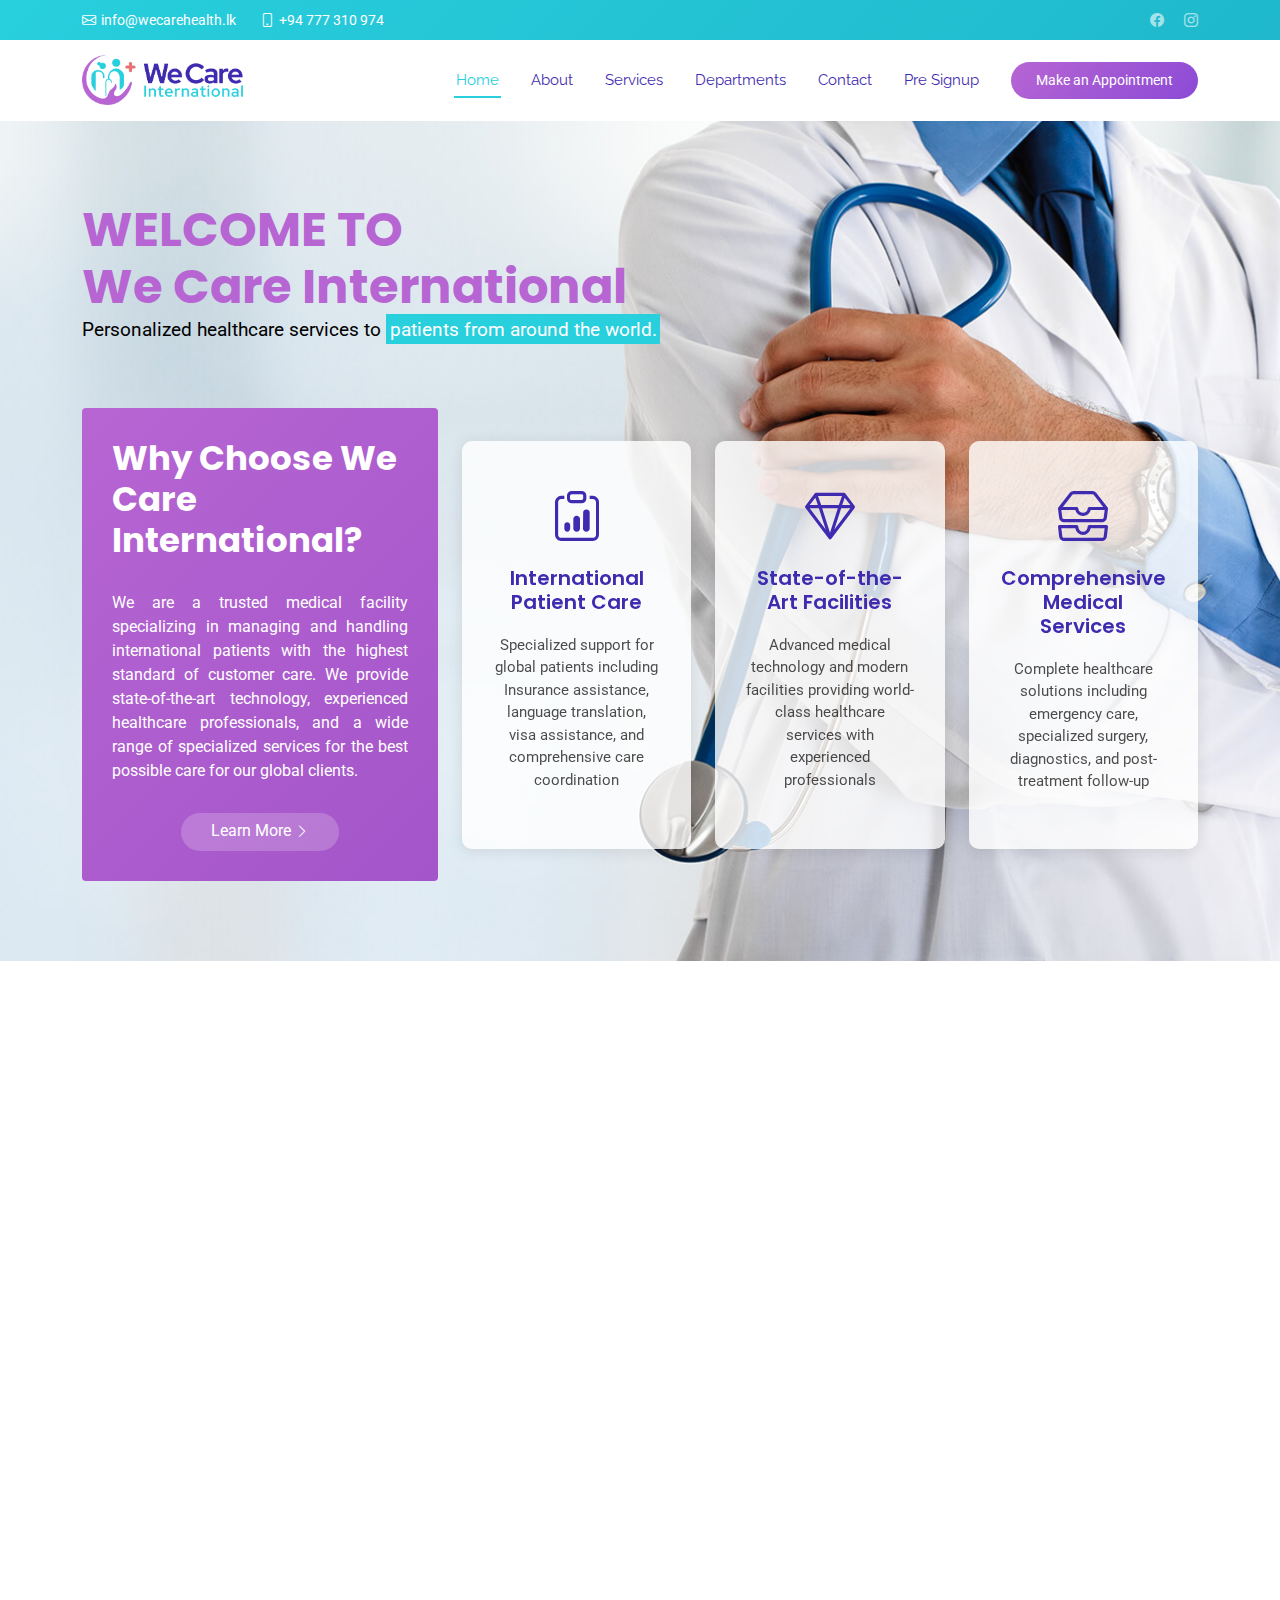
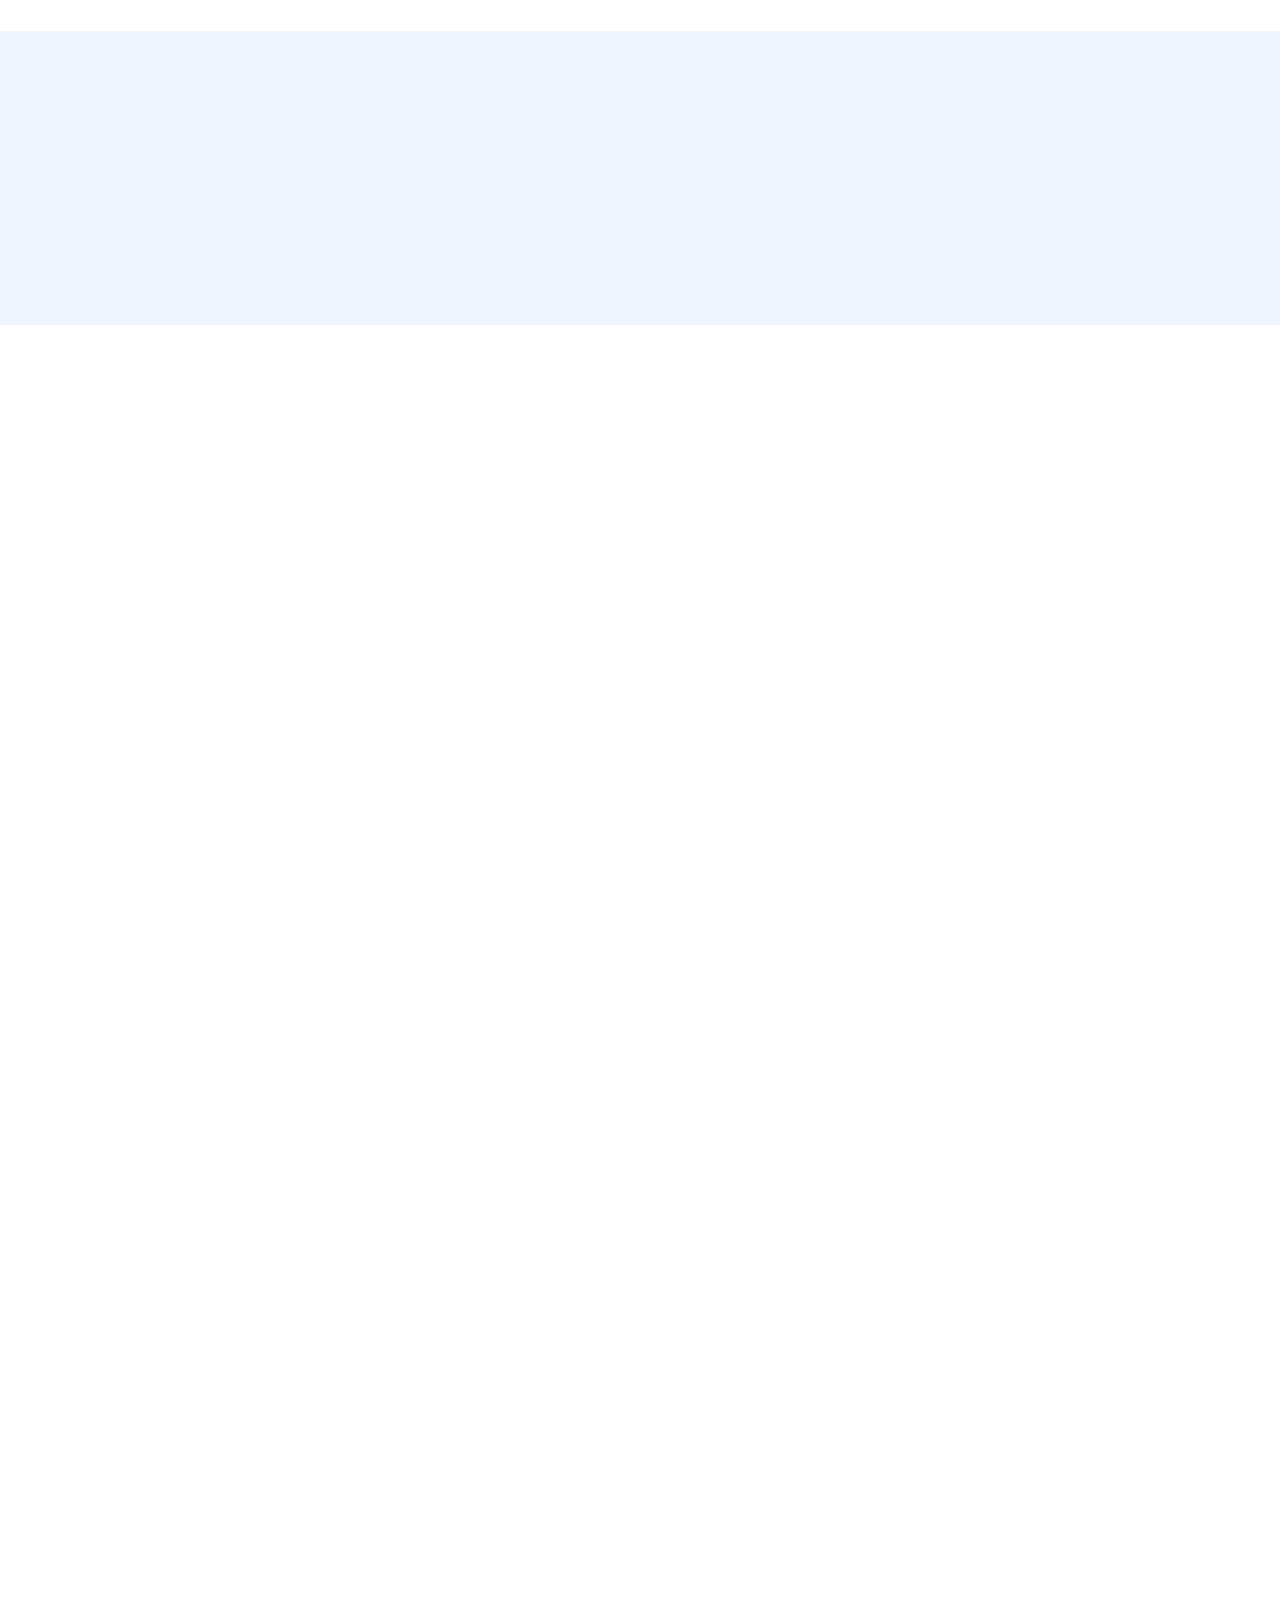
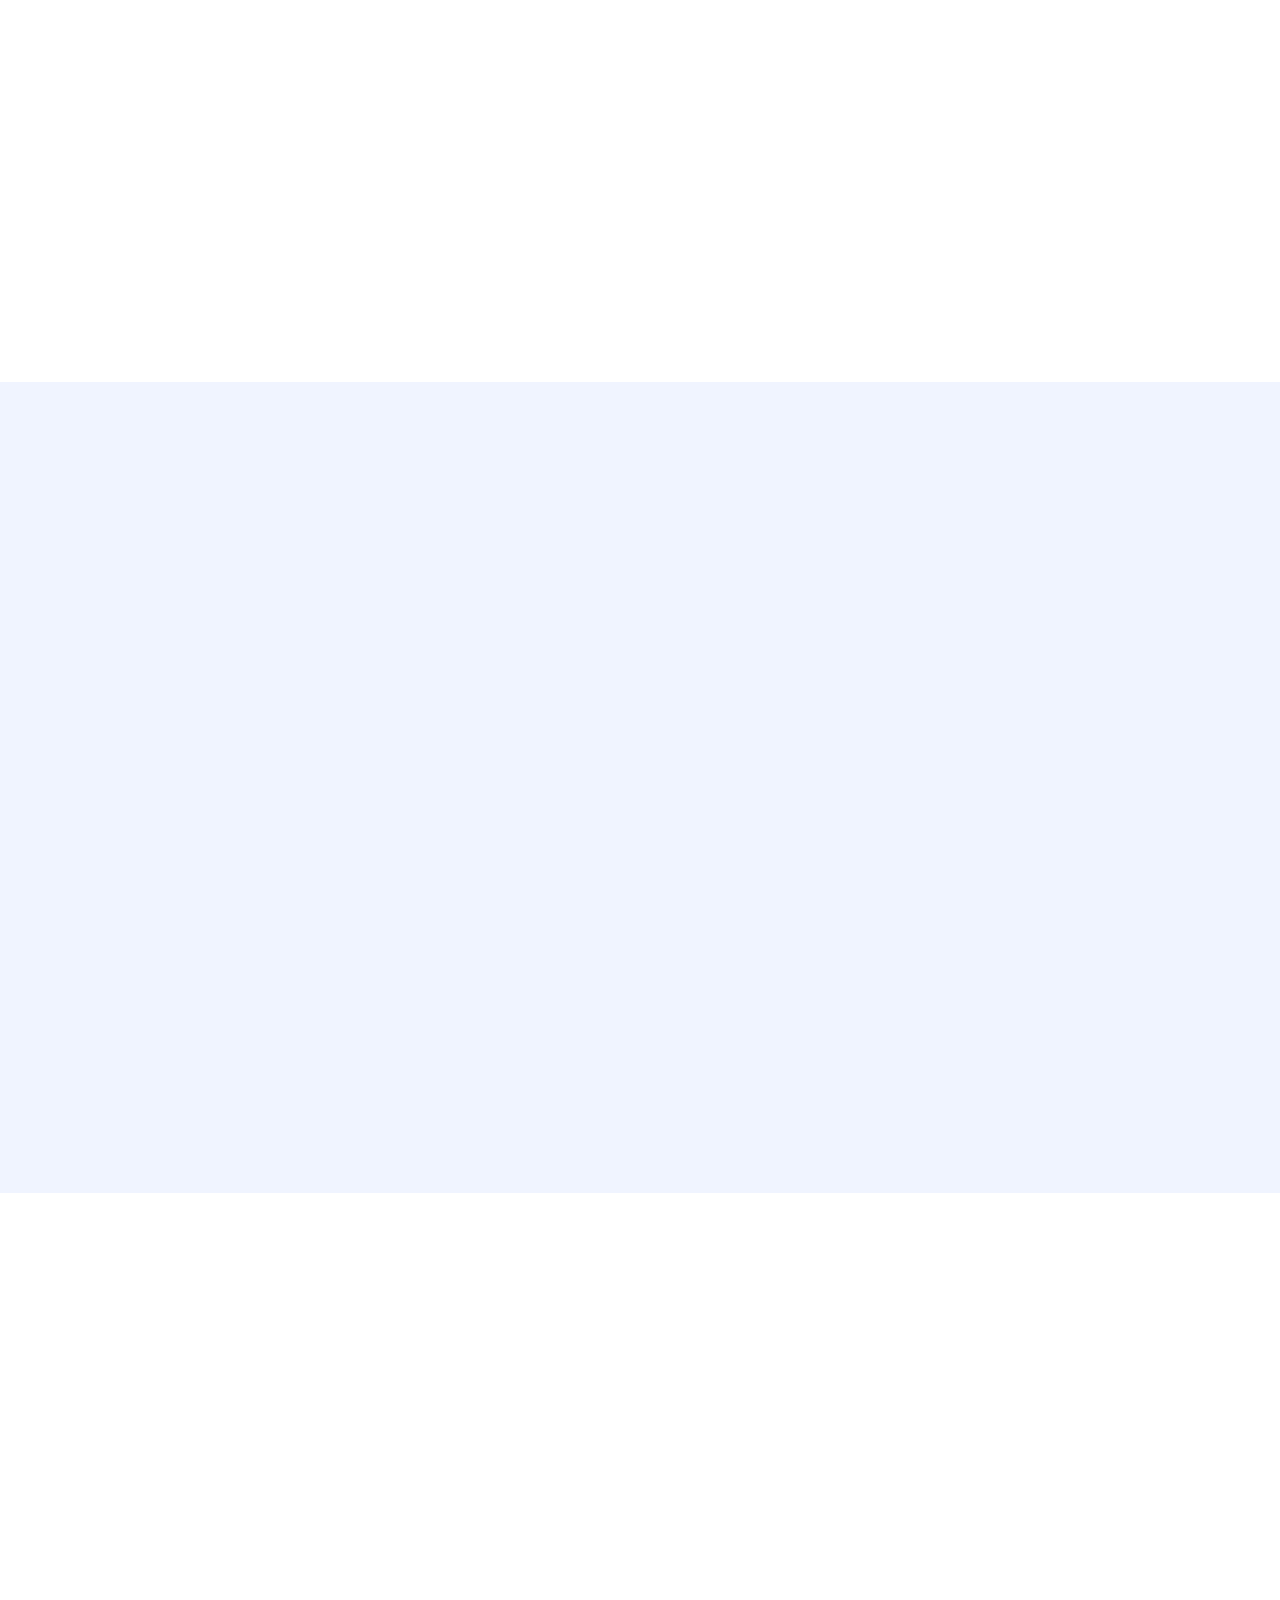
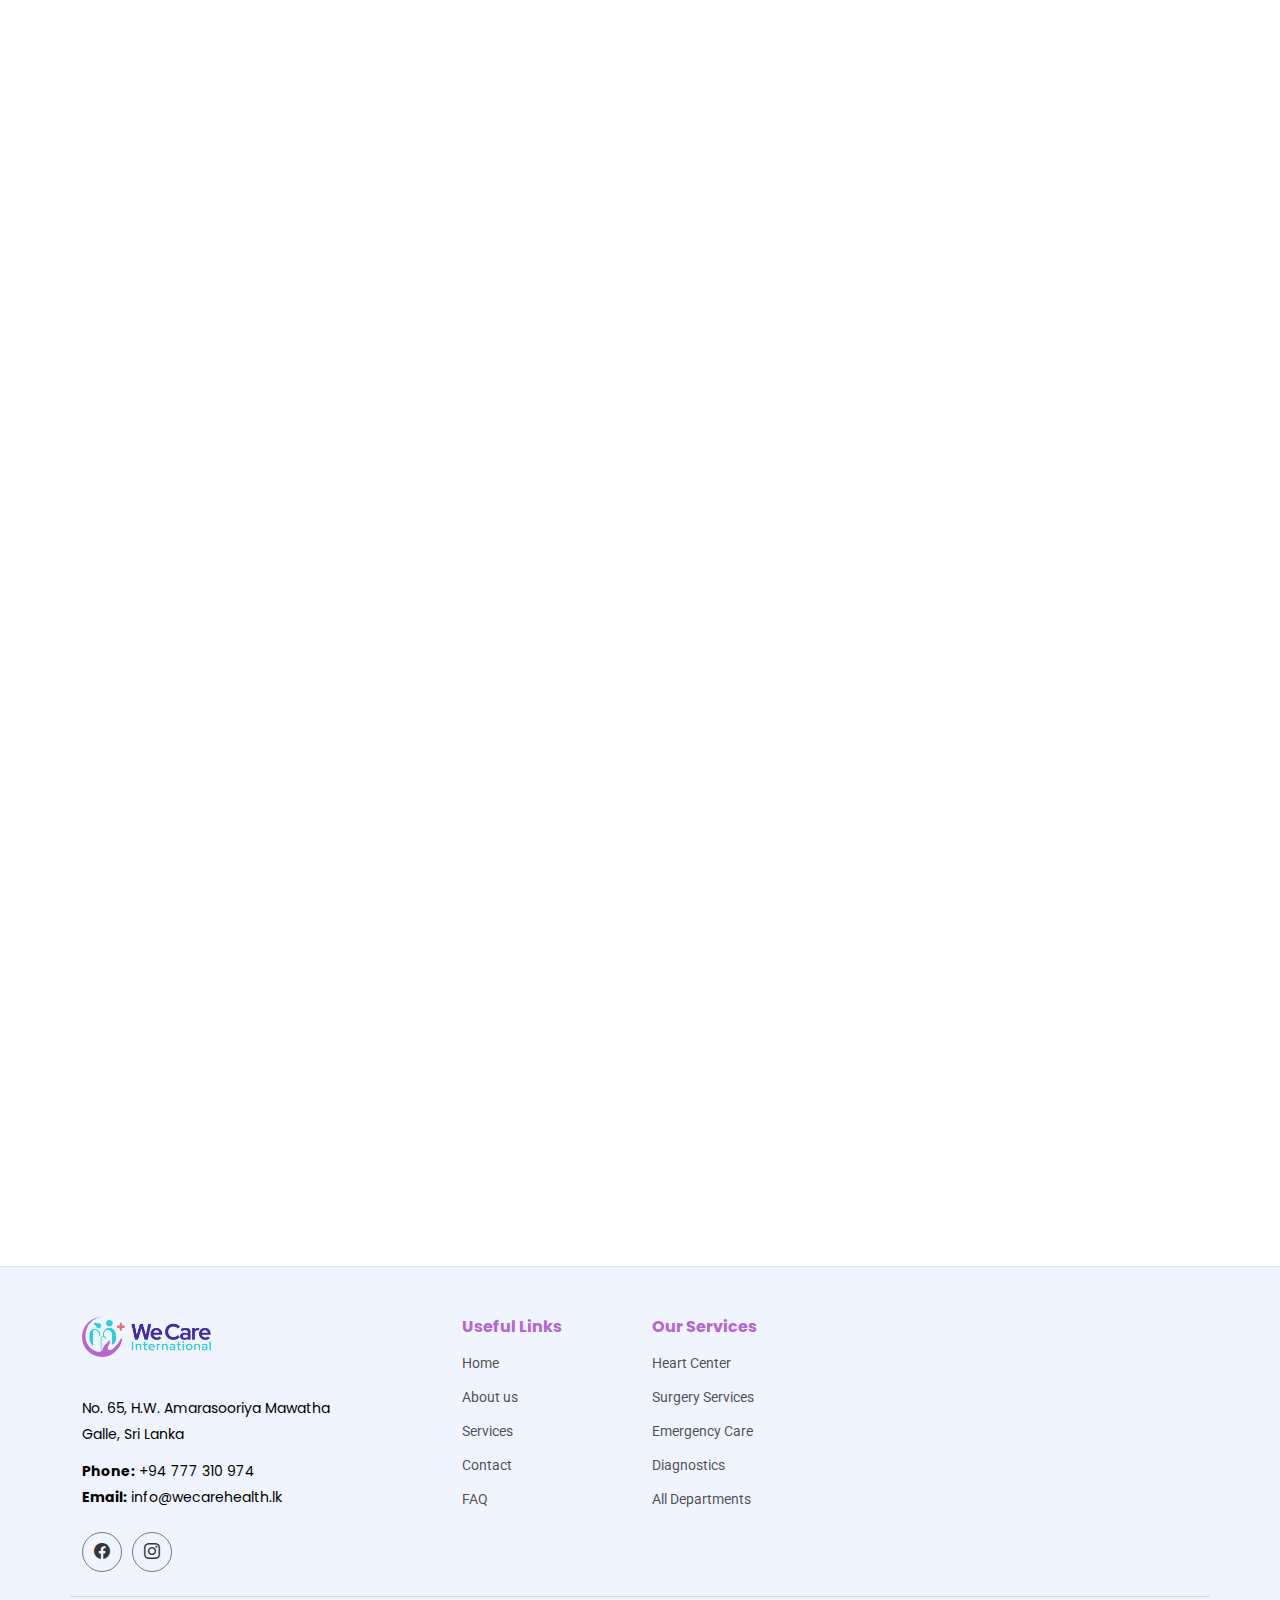
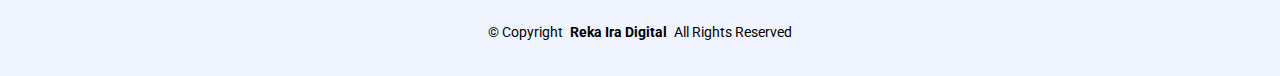
<file: index.html>
<!DOCTYPE html>
<html lang="en">

<head>
  <meta charset="utf-8">
  <meta content="width=device-width, initial-scale=1.0" name="viewport">
  <title>We Care International - Expert Medical Care for Global Patients</title>
  <meta name="description"
    content="Providing comprehensive and high-quality medical services to international patients with state-of-the-art technology and experienced healthcare professionals.">
  <meta name="keywords"
    content="international medical care, global healthcare, medical tourism, Sri Lanka hospitals, international patients">

  <!-- Favicons -->
  <link href="assets/img/favicon.png" rel="icon">
  <link href="assets/img/apple-touch-icon.png" rel="apple-touch-icon">

  <!-- Fonts -->
  <link href="https://fonts.googleapis.com" rel="preconnect">
  <link href="https://fonts.gstatic.com" rel="preconnect" crossorigin>
  <link
    href="https://fonts.googleapis.com/css2?family=Roboto:ital,wght@0,100;0,300;0,400;0,500;0,700;0,900;1,100;1,300;1,400;1,500;1,700;1,900&family=Poppins:ital,wght@0,100;0,200;0,300;0,400;0,500;0,600;0,700;0,800;0,900;1,100;1,200;1,300;1,400;1,500;1,600;1,700;1,800;1,900&family=Raleway:ital,wght@0,100;0,200;0,300;0,400;0,500;0,600;0,700;0,800;0,900;1,100;1,200;1,300;1,400;1,500;1,600;1,700;1,800;1,900&display=swap"
    rel="stylesheet">

  <!-- Vendor CSS Files -->
  <link href="assets/vendor/bootstrap/css/bootstrap.min.css" rel="stylesheet">
  <link href="assets/vendor/bootstrap-icons/bootstrap-icons.css" rel="stylesheet">
  <link href="assets/vendor/aos/aos.css" rel="stylesheet">
  <link href="assets/vendor/fontawesome-free/css/all.min.css" rel="stylesheet">
  <link href="assets/vendor/glightbox/css/glightbox.min.css" rel="stylesheet">
  <link href="assets/vendor/swiper/swiper-bundle.min.css" rel="stylesheet">

  <!-- Main CSS File -->
  <link href="assets/css/main.css" rel="stylesheet">


</head>

<body class="index-page">

  <header id="header" class="header sticky-top">

    <div class="topbar d-flex align-items-center">
      <div class="container d-flex justify-content-center justify-content-md-between">
        <div class="contact-info d-flex align-items-center">
          <i class="bi bi-envelope d-flex align-items-center"><a
              href="mailto:info@wecarehealth.lk">info@wecarehealth.lk</a></i>
          <i class="bi bi-phone d-flex align-items-center ms-4"><span>+94 777 310 974</span></i>
        </div>
        <div class="social-links d-none d-md-flex align-items-center">
          <!-- <a href="#" class="twitter"><i class="bi bi-twitter-x"></i></a> -->
          <a href="#" class="facebook"><i class="bi bi-facebook"></i></a>
          <a href="#" class="instagram"><i class="bi bi-instagram"></i></a>
          <!-- <a href="#" class="linkedin"><i class="bi bi-linkedin"></i></a> -->
        </div>
      </div>
    </div><!-- End Top Bar -->

    <div class="branding d-flex align-items-center">

      <div class="container position-relative d-flex align-items-center justify-content-between py-1">
        <a href="index.html" class="logo d-flex align-items-center me-auto">
          <!-- Uncomment the line below if you also wish to use an image logo -->
          <img src="assets/img/logo2.png" alt="We Care International" style="height: 50px; width: auto;">
          <!-- <h1 class="sitename">We Care International</h1> -->
        </a>

        <nav id="navmenu" class="navmenu">
          <ul>
            <li><a href="#hero" class="active">Home<br></a></li>
            <li><a href="#about">About</a></li>
            <li><a href="#services">Services</a></li>
            <li><a href="#departments">Departments</a></li>
            <!-- <li><a href="#doctors">Doctors</a></li> -->
            <!-- <li class="dropdown"><a href="#"><span>Dropdown</span> <i class="bi bi-chevron-down toggle-dropdown"></i></a>
              <ul>
                <li><a href="#">Dropdown 1</a></li>
                <li class="dropdown"><a href="#"><span>Deep Dropdown</span> <i class="bi bi-chevron-down toggle-dropdown"></i></a>
                  <ul>
                    <li><a href="#">Deep Dropdown 1</a></li>
                    <li><a href="#">Deep Dropdown 2</a></li>
                    <li><a href="#">Deep Dropdown 3</a></li>
                    <li><a href="#">Deep Dropdown 4</a></li>
                    <li><a href="#">Deep Dropdown 5</a></li>
                  </ul>
                </li>
                <li><a href="#">Dropdown 2</a></li>
                <li><a href="#">Dropdown 3</a></li>
                <li><a href="#">Dropdown 4</a></li>
              </ul>
            </li> -->
            <li><a href="#contact">Contact</a></li>
            <li><a href="./signup.html">Pre Signup</a></li>

          </ul>
          <i class="mobile-nav-toggle d-xl-none bi bi-list"></i>
        </nav>

        <a class="cta-btn d-none d-sm-block" href="#contact">Make an Appointment</a>

      </div>

    </div>

  </header>

  <main class="main">

    <!-- Hero Section -->
    <section id="hero" class="hero section light-background">

      <img src="assets/img/hero-bg.jpg" alt="" data-aos="fade-in">

      <div class="container position-relative">

        <div class="welcome position-relative" data-aos="fade-down" data-aos-delay="100">
          <h2>WELCOME TO<br>We Care International</h2>
          <p style="font-size: 1.2em;"> Personalized healthcare services to <mark
              style="background-color: var(--accent-color); color: white;">patients from around the world.</mark></p>
        </div><!-- End Welcome -->

        <div class="content row gy-4">
          <div class="col-lg-4 d-flex align-items-stretch">
            <div class="why-box" data-aos="zoom-out" data-aos-delay="200">
              <h3>Why Choose We Care International?</h3>
              <p style="text-align: justify;">We are a trusted medical facility specializing in managing and handling
                international patients with the highest standard of customer care. We provide state-of-the-art
                technology, experienced healthcare professionals, and a wide range of specialized services for the best
                possible care for our global clients.
              </p>
              <div class="text-center">
                <a href="#about" class="more-btn"><span>Learn More</span> <i class="bi bi-chevron-right"></i></a>
              </div>
            </div>
          </div><!-- End Why Box -->

          <div class="col-lg-8 d-flex align-items-stretch">
            <div class="d-flex flex-column justify-content-center">
              <div class="row gy-4">

                <div class="col-xl-4 d-flex align-items-stretch">
                  <div class="icon-box" data-aos="zoom-out" data-aos-delay="300">
                    <i class="bi bi-clipboard-data"></i>
                    <h4>International Patient Care</h4>
                    <p>Specialized support for global patients including Insurance assistance, language translation,
                      visa assistance, and comprehensive care coordination</p>
                  </div>
                </div><!-- End Icon Box -->

                <div class="col-xl-4 d-flex align-items-stretch">
                  <div class="icon-box" data-aos="zoom-out" data-aos-delay="400">
                    <i class="bi bi-gem"></i>
                    <h4>State-of-the-Art Facilities</h4>
                    <p>Advanced medical technology and modern facilities providing world-class healthcare services with
                      experienced professionals</p>
                  </div>
                </div><!-- End Icon Box -->

                <div class="col-xl-4 d-flex align-items-stretch">
                  <div class="icon-box" data-aos="zoom-out" data-aos-delay="500">
                    <i class="bi bi-inboxes"></i>
                    <h4>Comprehensive Medical Services</h4>
                    <p>Complete healthcare solutions including emergency care, specialized surgery, diagnostics, and
                      post-treatment follow-up</p>
                  </div>
                </div><!-- End Icon Box -->

              </div>
            </div>
          </div>
        </div><!-- End  Content-->

      </div>

    </section><!-- /Hero Section -->

    <!-- About Section -->
    <section id="about" class="about section">

      <div class="container">

        <div class="row gy-4 gx-5">

          <div class="col-lg-6 position-relative align-self-start" data-aos="fade-up" data-aos-delay="200">
            <img src="assets/img/about.jpg" class="img-fluid" alt="">
            <!-- <a href="https://www.youtube.com/watch?v=Y7f98aduVJ8" class="glightbox pulsating-play-btn"></a> -->
          </div>

          <div class="col-lg-6 content" data-aos="fade-up" data-aos-delay="100">
            <h3>About We Care International</h3>
            <p>
              We Care International is a trusted medical facility providing comprehensive and high-quality medical
              services specifically designed for international patients. We have partnered up with the Co-operative
              Hospital, Galle to ensure state-of-the-art technology, experienced healthcare professionals, and a wide
              range of specialized services to ensure the best possible care for our global clients.
            </p>
            <ul>
              <li>
                <i class="fa-solid fa-vial-circle-check"></i>
                <div>
                  <h5>Advanced Laboratory & Diagnostics</h5>
                  <p>State-of-the-art laboratory investigations, radiology services including MRI, CT, X-Ray, and
                    endoscopy facilities</p>
                </div>
              </li>
              <li>
                <i class="fa-solid fa-pump-medical"></i>
                <div>
                  <h5>24/7 Emergency & Critical Care</h5>
                  <p>Emergency treatment unit, intensive care unit, and ground ambulance service with rapid response
                    teams</p>
                </div>
              </li>
              <li>
                <i class="fa-solid fa-heart-circle-xmark"></i>
                <div>
                  <h5>Specialized Medical Services</h5>
                  <p>Comprehensive surgical services including cardiac, neuro, orthopedic, and eye surgery with expert
                    specialists</p>
                </div>
              </li>
            </ul>
          </div>

        </div>

      </div>

    </section><!-- /About Section -->

    <!-- Stats Section -->
    <section id="stats" class="stats section light-background">

      <div class="container" data-aos="fade-up" data-aos-delay="100">

        <div class="row gy-4">

          <div class="col-lg-6 col-md-6 d-flex flex-column align-items-center">
            <i class="fa-solid fa-user-doctor"></i>
            <div class="stats-item">
              <span>20+</span>
              <p>Medical Specialists</p>
            </div>
          </div><!-- End Stats Item -->

          <div class="col-lg-6 col-md-6 d-flex flex-column align-items-center">
            <i class="fa-regular fa-hospital"></i>
            <div class="stats-item">
              <span>20+</span>
              <p>Medical Departments</p>
            </div>
          </div><!-- End Stats Item -->

          <!-- <div class="col-lg-3 col-md-6 d-flex flex-column align-items-center">
            <i class="fas fa-flask"></i>
            <div class="stats-item">
              <span>15+</span>
              <p>Countries Served</p>
            </div>
          </div> -->
          <!-- End Stats Item -->

          <!-- <div class="col-lg-3 col-md-6 d-flex flex-column align-items-center">
            <i class="fas fa-award"></i>
            <div class="stats-item">
              <span>10,000+</span>
              <p>International Patients</p>
            </div>
          </div> -->
          <!-- End Stats Item -->

        </div>

      </div>

    </section><!-- /Stats Section -->

    <!-- Services Section -->
    <section id="services" class="services section">

      <!-- Section Title -->
      <div class="container section-title" data-aos="fade-up">
        <h2>Our Medical Services</h2>
        <p>Comprehensive healthcare services designed specifically for international patients with world-class medical
          expertise and personalized care</p>
      </div><!-- End Section Title -->

      <div class="container">

        <div class="row gy-4">

          <div class="col-lg-4 col-md-6" data-aos="fade-up" data-aos-delay="100">
            <div class="service-item  position-relative">
              <div class="icon">
                <i class="fas fa-heartbeat"></i>
              </div>
              <a href="#" class="stretched-link">
                <h3>Heart Center (Cardiology)</h3>
              </a>
              <p>Comprehensive cardiac care including cardiac surgery, interventional procedures, and specialized heart
                treatments with expert cardiologists and advanced technology.</p>
            </div>
          </div><!-- End Service Item -->

          <div class="col-lg-4 col-md-6" data-aos="fade-up" data-aos-delay="200">
            <div class="service-item position-relative">
              <div class="icon">
                <i class="fas fa-user-md"></i>
              </div>
              <a href="#" class="stretched-link">
                <h3>Medical Consultations</h3>
              </a>
              <p>Expert medical consultations with specialized physicians, including hotel visit services and doctor
                call facilities for international patients.</p>
            </div>
          </div><!-- End Service Item -->

          <div class="col-lg-4 col-md-6" data-aos="fade-up" data-aos-delay="300">
            <div class="service-item position-relative">
              <div class="icon">
                <i class="fas fa-procedures"></i>
              </div>
              <a href="#" class="stretched-link">
                <h3>Surgery Services</h3>
              </a>
              <p>Advanced surgical procedures including cardiac, neuro, orthopedic, and eye surgery performed by
                experienced surgeons with state-of-the-art equipment.</p>
            </div>
          </div><!-- End Service Item -->

          <div class="col-lg-4 col-md-6" data-aos="fade-up" data-aos-delay="400">
            <div class="service-item position-relative">
              <div class="icon">
                <i class="fas fa-ambulance"></i>
              </div>
              <a href="#" class="stretched-link">
                <h3>Emergency & Critical Care</h3>
              </a>
              <p>24/7 emergency treatment unit, intensive care unit, and ground ambulance service providing immediate
                medical attention and critical care support.</p>
              <a href="#" class="stretched-link"></a>
            </div>
          </div><!-- End Service Item -->

          <div class="col-lg-4 col-md-6" data-aos="fade-up" data-aos-delay="500">
            <div class="service-item position-relative">
              <div class="icon">
                <i class="fas fa-x-ray"></i>
              </div>
              <a href="#" class="stretched-link">
                <h3>Diagnostic Services</h3>
              </a>
              <p>Complete diagnostic facilities including laboratory investigations, radiology services (MRI, CT,
                X-Ray), endoscopy, and comprehensive health checkups.</p>
              <a href="#" class="stretched-link"></a>
            </div>
          </div><!-- End Service Item -->

          <div class="col-lg-4 col-md-6" data-aos="fade-up" data-aos-delay="600">
            <div class="service-item position-relative">
              <div class="icon">
                <i class="fas fa-baby"></i>
              </div>
              <a href="#" class="stretched-link">
                <h3>Maternity & Women's Health</h3>
              </a>
              <p>Comprehensive gynecology and obstetrics services, maternity care, and specialized women's health
                programs with experienced specialists.</p>
              <a href="#" class="stretched-link"></a>
            </div>
          </div><!-- End Service Item -->

        </div>

      </div>

    </section><!-- /Services Section -->

    <!-- Appointment Section -->
    <!-- <section id="appointment" class="appointment section"> -->

    <!-- Section Title -->
    <!-- <div class="container section-title" data-aos="fade-up">
        <h2>Appointment</h2>
        <p>Schedule your appointment easily and conveniently. Our medical team is ready to provide you with the best healthcare services.</p>
      </div>--><!-- End Section Title -->

    <!-- <div class="container" data-aos="fade-up" data-aos-delay="100">

        <form action="forms/appointment.php" method="post" role="form" class="php-email-form">
          <div class="row">
            <div class="col-md-4 form-group">
              <input type="text" name="name" class="form-control" id="name" placeholder="Your Name" required="">
            </div>
            <div class="col-md-4 form-group mt-3 mt-md-0">
              <input type="email" class="form-control" name="email" id="email" placeholder="Your Email" required="">
            </div>
            <div class="col-md-4 form-group mt-3 mt-md-0">
              <input type="tel" class="form-control" name="phone" id="phone" placeholder="Your Phone" required="">
            </div>
          </div>
          <div class="row">
            <div class="col-md-4 form-group mt-3">
              <input type="datetime-local" name="date" class="form-control datepicker" id="date" placeholder="Appointment Date" required="">
            </div>
            <div class="col-md-4 form-group mt-3">
              <select name="department" id="department" class="form-select" required="">
                <option value="">Select Department</option>
                <option value="Department 1">Department 1</option>
                <option value="Department 2">Department 2</option>
                <option value="Department 3">Department 3</option>
              </select>
            </div>
            <div class="col-md-4 form-group mt-3">
              <select name="doctor" id="doctor" class="form-select" required="">
                <option value="">Select Doctor</option>
                <option value="Doctor 1">Doctor 1</option>
                <option value="Doctor 2">Doctor 2</option>
                <option value="Doctor 3">Doctor 3</option>
              </select>
            </div>
          </div>

          <div class="form-group mt-3">
            <textarea class="form-control" name="message" rows="5" placeholder="Message (Optional)"></textarea>
          </div>
          <div class="mt-3">
            <div class="loading">Loading</div>
            <div class="error-message"></div>
            <div class="sent-message">Your appointment request has been sent successfully. Thank you!</div>
            <div class="text-center"><button type="submit">Make an Appointment</button></div>
          </div>
        </form>

      </div>

    </section> --> <!-- /Appointment Section -->

    <!-- Departments Section -->
    <section id="departments" class="departments section">

      <!-- Section Title -->
      <div class="container section-title" data-aos="fade-up">
        <h2>Medical Departments</h2>
        <p>Our specialized medical departments offer expert care with internationally trained physicians and advanced
          medical technology</p>
      </div><!-- End Section Title -->

      <div class="container" data-aos="fade-up" data-aos-delay="100">

        <div class="row">
          <div class="col-lg-2">
            <ul class="nav nav-tabs flex-column">
              <li class="nav-item">
                <a class="nav-link active show" data-bs-toggle="tab" href="#departments-tab-1">Heart Center
                  (Cardiology)</a>
              </li>
              <li class="nav-item">
                <a class="nav-link" data-bs-toggle="tab" href="#departments-tab-2">General Surgery</a>
              </li>
              <li class="nav-item">
                <a class="nav-link" data-bs-toggle="tab" href="#departments-tab-3">Gynecology & Obstetrics</a>
              </li>
              <li class="nav-item">
                <a class="nav-link" data-bs-toggle="tab" href="#departments-tab-4">Emergency & Critical Care</a>
              </li>
              <li class="nav-item">
                <a class="nav-link" data-bs-toggle="tab" href="#departments-tab-5">Diabetic Center</a>
              </li>
            </ul>
          </div>
          <div class="col-lg-10 mt-4 mt-lg-0">
            <div class="tab-content">
              <div class="tab-pane active show" id="departments-tab-1">
                <div class="row">
                  <div class="col-lg-9 details order-2 order-lg-1">
                    <h3>Heart Center (Cardiology)</h3>
                    <p class="fst-italic">Our cardiology department provides comprehensive heart care for
                      international patients with world-class cardiac specialists and advanced technology</p>
                    <p>We offer complete cardiovascular services including cardiac surgery, interventional procedures,
                      diagnostic testing, and post-treatment care. Our experienced cardiologists and cardiac surgeons
                      use the latest technology to treat all types of heart conditions, from routine cardiac
                      evaluations to complex surgical procedures, ensuring optimal outcomes for our international
                      patients.</p>
                  </div>
                  <div class="col-lg-3 text-center order-1 order-lg-2">
                    <img src="assets/img/departments-1.jpg" alt="" class="img-fluid">
                  </div>
                </div>
              </div>
              <div class="tab-pane" id="departments-tab-2">
                <div class="row">
                  <div class="col-lg-9 details order-2 order-lg-1">
                    <h3>General Surgery</h3>
                    <p class="fst-italic">Our general surgery department provides comprehensive surgical care with
                      experienced surgeons and modern facilities</p>
                    <p>We provide a wide range of surgical procedures including minimally invasive surgery, emergency
                      surgical treatments, and specialized surgical interventions. Our surgical team is experienced in
                      handling complex cases for international patients, ensuring the highest standards of care and
                      safety throughout the surgical process.</p>
                  </div>
                  <div class="col-lg-3 text-center order-1 order-lg-2">
                    <img src="assets/img/departments-2.jpg" alt="" class="img-fluid">
                  </div>
                </div>
              </div>
              <div class="tab-pane" id="departments-tab-3">
                <div class="row">
                  <div class="col-lg-9 details order-2 order-lg-1">
                    <h3>Gynecology & Obstetrics</h3>
                    <p class="fst-italic">Comprehensive women's health services including maternity care and
                      specialized gynecological treatments</p>
                    <p>Our gynecology and obstetrics department offers complete women's healthcare services including
                      pregnancy care, delivery services, gynecological surgeries, and fertility treatments. We provide
                      personalized care for international patients with comfortable facilities and experienced
                      specialists in women's health.</p>
                  </div>
                  <div class="col-lg-3 text-center order-1 order-lg-2">
                    <img src="assets/img/departments-3.jpg" alt="" class="img-fluid">
                  </div>
                </div>
              </div>
              <div class="tab-pane" id="departments-tab-4">
                <div class="row">
                  <div class="col-lg-9 details order-2 order-lg-1">
                    <h3>Emergency & Critical Care</h3>
                    <p class="fst-italic">24/7 emergency services and intensive care facilities for immediate medical
                      attention and critical care support</p>
                    <p>Our emergency department operates 24/7 with specialized emergency physicians, intensive care
                      units, and rapid response teams. We provide immediate medical attention for emergency cases
                      including trauma care, emergency surgery, and critical care management for international
                      patients requiring urgent medical intervention.</p>
                  </div>
                  <div class="col-lg-3 text-center order-1 order-lg-2">
                    <img src="assets/img/departments-4.jpg" alt="" class="img-fluid">
                  </div>
                </div>
              </div>
              <div class="tab-pane" id="departments-tab-5">
                <div class="row">
                  <div class="col-lg-9 details order-2 order-lg-1">
                    <h3>Diabetic Center</h3>
                    <p class="fst-italic">Specialized diabetes care and management with comprehensive treatment
                      programs and expert endocrinologists</p>
                    <p>Our diabetic center provides comprehensive diabetes management including blood sugar
                      monitoring, medication management, dietary counseling, and diabetes education. We offer
                      personalized treatment plans for international patients with diabetes, helping them achieve
                      better health outcomes and improved quality of life.</p>
                  </div>
                  <div class="col-lg-3 text-center order-1 order-lg-2">
                    <img src="assets/img/departments-5.jpg" alt="" class="img-fluid">
                  </div>
                </div>
              </div>
            </div>
          </div>
        </div>

      </div>

    </section><!-- /Departments Section -->

    <!-- Doctors Section -->
    <!-- <section id="doctors" class="doctors section">

        <div class="container section-title" data-aos="fade-up">
          <h2>Doctors</h2>
          <p>Meet our team of highly qualified and experienced medical professionals dedicated to providing excellent
            healthcare & international patient support</p>
        </div>

        <div class="container">

          <div class="row gy-4">

            <div class="col-lg-6" data-aos="fade-up" data-aos-delay="100">
              <div class="team-member d-flex align-items-start">
                <div class="pic"><img src="assets/img/doctors/doctor.png" class="img-fluid" alt=""></div>
                <div class="member-info">
                  <h4>Doctor 1</h4>
                  <span>Field of Expertise</span>
                  <p>Leading our medical team with over 20 years of experience in healthcare administration and clinical
                    excellence</p>
                  <div class="social">
                    <a href=""><i class="bi bi-twitter-x"></i></a>
                  <a href=""><i class="bi bi-facebook"></i></a>
                  <a href=""><i class="bi bi-instagram"></i></a>
                  <a href=""> <i class="bi bi-linkedin"></i> </a>
                  </div>
                </div>
              </div>
            </div>
            <div class="col-lg-6" data-aos="fade-up" data-aos-delay="200">
              <div class="team-member d-flex align-items-start">
                <div class="pic"><img src="assets/img/doctors/doctor.png" class="img-fluid" alt=""></div>
                <div class="member-info">
                  <h4>Doctor 2</h4>
                  <span>Field of Expertise</span>
                  <p>Expert anesthesiologist ensuring patient safety and comfort during surgical procedures with
                    advanced monitoring techniques</p>
                  <div class="social">
                    <a href=""><i class="bi bi-twitter-x"></i></a>
                  <a href=""><i class="bi bi-facebook"></i></a>
                  <a href=""><i class="bi bi-instagram"></i></a>
                  <a href=""> <i class="bi bi-linkedin"></i> </a>
                  </div>
                </div>
              </div>
            </div>

            <div class="col-lg-6" data-aos="fade-up" data-aos-delay="300">
              <div class="team-member d-flex align-items-start">
                <div class="pic"><img src="assets/img/doctors/doctor.png" class="img-fluid" alt=""></div>
                <div class="member-info">
                  <h4>Doctor 3</h4>
                  <span>Field of Expertise</span>
                  <p>Specialist cardiologist with expertise in interventional cardiology and comprehensive heart disease
                    management</p>
                  <div class="social">
                    <a href=""><i class="bi bi-twitter-x"></i></a>
                  <a href=""><i class="bi bi-facebook"></i></a>
                  <a href=""><i class="bi bi-instagram"></i></a>
                  <a href=""> <i class="bi bi-linkedin"></i> </a>
                  </div>
                </div>
              </div>
            </div>

            <div class="col-lg-6" data-aos="fade-up" data-aos-delay="400">
            <div class="team-member d-flex align-items-start">
              <div class="pic"><img src="assets/img/doctors/doctors-4.jpg" class="img-fluid" alt=""></div>
              <div class="member-info">
                <h4>Doctor 4</h4>
                <span>Field of Expertise</span>
                <p>Highly skilled neurosurgeon specializing in complex brain and spinal cord surgeries with precision and care</p>
                <div class="social">
                  <a href=""><i class="bi bi-twitter-x"></i></a>
                  <a href=""><i class="bi bi-facebook"></i></a>
                  <a href=""><i class="bi bi-instagram"></i></a>
                  <a href=""> <i class="bi bi-linkedin"></i> </a>
                </div>
              </div>
            </div>
          </div> 

          </div>

        </div>

      </section> -->

    <!-- Faq Section -->
    <section id="faq" class="faq section light-background">

      <!-- Section Title -->
      <div class="container section-title" data-aos="fade-up">
        <h2>Frequently Asked Questions</h2>
        <p>Find answers to common questions about our healthcare services, appointments, and medical procedures</p>
      </div><!-- End Section Title -->

      <div class="container">

        <div class="row justify-content-center">

          <div class="col-lg-10" data-aos="fade-up" data-aos-delay="100">

            <div class="faq-container">

              <div class="faq-item faq-active">
                <h3>How can I meet the doctor and schedule consultations?</h3>
                <div class="faq-content">
                  <p>You can schedule consultations by contacting our international patient coordinator at +94 777 310
                    974. We also offer doctor hotel visits and pre-arrival consultations for international patients to
                    ensure convenient access to our specialists.</p>
                </div>
                <i class="faq-toggle bi bi-chevron-right"></i>
              </div><!-- End Faq item-->

              <div class="faq-item">
                <h3>How can I come to the hospital and what transport services do you provide?</h3>
                <div class="faq-content">
                  <p>We provide comprehensive transport arrangements including ground ambulance service and can
                    arrange transportation from the airport to the hospital. Our escort services ensure comfortable
                    and safe travel for international patients throughout their medical journey.</p>
                </div>
                <i class="faq-toggle bi bi-chevron-right"></i>
              </div><!-- End Faq item-->

              <div class="faq-item">
                <h3>How can I collect my medical reports and follow-up care?</h3>
                <div class="faq-content">
                  <p>Medical reports can be collected directly from the hospital or sent via secure electronic
                    methods. We provide comprehensive post-treatment follow-up services and can coordinate with your
                    local healthcare providers for continued care.</p>
                </div>
                <i class="faq-toggle bi bi-chevron-right"></i>
              </div><!-- End Faq item-->

              <div class="faq-item">
                <h3>Can you arrange insurance coverage and help with visa extensions?</h3>
                <div class="faq-content">
                  <p>Yes, we provide assistance with insurance coverage coordination and offer visa extension
                    documentary services for international patients. Our support team helps with all administrative
                    requirements to ensure a smooth medical experience.</p>
                </div>
                <i class="faq-toggle bi bi-chevron-right"></i>
              </div><!-- End Faq item-->

              <div class="faq-item">
                <h3>Do you provide language translation and escort services?</h3>
                <div class="faq-content">
                  <p>Absolutely! We provide professional language translators and dedicated escort services for
                    international patients. Our multilingual support team ensures clear communication throughout your
                    medical treatment and hospital stay.</p>
                </div>
                <i class="faq-toggle bi bi-chevron-right"></i>
              </div><!-- End Faq item-->

              <div class="faq-item">
                <h3>What emergency services are available 24/7 for international patients?</h3>
                <div class="faq-content">
                  <p>Our emergency department operates 24/7 with specialized emergency physicians, intensive care
                    units, ground ambulance service, and immediate trauma care. We provide urgent medical attention
                    and critical care support for international patients at any time.</p>
                </div>
                <i class="faq-toggle bi bi-chevron-right"></i>
              </div><!-- End Faq item-->

            </div>

          </div><!-- End Faq Column-->

        </div>

      </div>

    </section><!-- /Faq Section -->

    <!-- Testimonials Section -->
    <!-- <section id="testimonials" class="testimonials section">

        <div class="container">

          <div class="row align-items-center">

            <div class="col-lg-5 info" data-aos="fade-up" data-aos-delay="100">
              <h3>Testimonials</h3>
              <p>
                Read what our patients have to say about their experience with We Care International. We are committed
                to providing exceptional healthcare services and building lasting relationships with our patients and
                their families.
              </p>
            </div>

            <div class="col-lg-7" data-aos="fade-up" data-aos-delay="200">

              <div class="swiper init-swiper">
                <script type="application/json" class="swiper-config">
                {
                  "loop": true,
                  "speed": 600,
                  "autoplay": {
                    "delay": 5000
                  },
                  "slidesPerView": "auto",
                  "pagination": {
                    "el": ".swiper-pagination",
                    "type": "bullets",
                    "clickable": true
                  }
                }
              </script>
                <div class="swiper-wrapper">

                  <div class="swiper-slide">
                    <div class="testimonial-item">
                      <div class="d-flex">
                        <img src="assets/img/testimonials/feedback.png" class="testimonial-img flex-shrink-0" alt="">
                        <div>
                          <h3>Patient 1</h3>
                          <h4>description</h4>
                          <div class="stars">
                            <i class="bi bi-star-fill"></i><i class="bi bi-star-fill"></i><i
                              class="bi bi-star-fill"></i><i class="bi bi-star-fill"></i><i class="bi bi-star-fill"></i>
                          </div>
                        </div>
                      </div>
                      <p>
                        <i class="bi bi-quote quote-icon-left"></i>
                        <span>The care I received at We Care International was exceptional. The medical staff was
                          professional, compassionate, and thorough. I felt confident in their expertise throughout my
                          treatment.</span>
                        <i class="bi bi-quote quote-icon-right"></i>
                      </p>
                    </div>
                  </div>
                  <div class="swiper-slide">
                    <div class="testimonial-item">
                      <div class="d-flex">
                        <img src="assets/img/testimonials/feedback.png" class="testimonial-img flex-shrink-0" alt="">
                        <div>
                          <h3>Patient 2</h3>
                          <h4>description</h4>
                          <div class="stars">
                            <i class="bi bi-star-fill"></i><i class="bi bi-star-fill"></i><i
                              class="bi bi-star-fill"></i><i class="bi bi-star-fill"></i><i class="bi bi-star-fill"></i>
                          </div>
                        </div>
                      </div>
                      <p>
                        <i class="bi bi-quote quote-icon-left"></i>
                        <span>Outstanding service from start to finish. The appointment scheduling was easy, the
                          facility was clean and modern, and Dr. Johnson was incredibly knowledgeable and caring. Highly
                          recommended!</span>
                        <i class="bi bi-quote quote-icon-right"></i>
                      </p>
                    </div>
                  </div>

                  <div class="swiper-slide">
                    <div class="testimonial-item">
                      <div class="d-flex">
                        <img src="assets/img/testimonials/feedback.png" class="testimonial-img flex-shrink-0" alt="">
                        <div>
                          <h3>Patient 3</h3>
                          <h4>description</h4>
                          <div class="stars">
                            <i class="bi bi-star-fill"></i><i class="bi bi-star-fill"></i><i
                              class="bi bi-star-fill"></i><i class="bi bi-star-fill"></i><i class="bi bi-star-fill"></i>
                          </div>
                        </div>
                      </div>
                      <p>
                        <i class="bi bi-quote quote-icon-left"></i>
                        <span>I've been a patient here for several years and the quality of care has always been
                          excellent. The staff is friendly, the doctors are skilled, and they truly care about patient
                          wellbeing.</span>
                        <i class="bi bi-quote quote-icon-right"></i>
                      </p>
                    </div>
                  </div>

                  <div class="swiper-slide">
                    <div class="testimonial-item">
                      <div class="d-flex">
                        <img src="assets/img/testimonials/feedback.png" class="testimonial-img flex-shrink-0" alt="">
                        <div>
                          <h3>Patient 4</h3>
                          <h4>description</h4>
                          <div class="stars">
                            <i class="bi bi-star-fill"></i><i class="bi bi-star-fill"></i><i
                              class="bi bi-star-fill"></i><i class="bi bi-star-fill"></i><i class="bi bi-star-fill"></i>
                          </div>
                        </div>
                      </div>
                      <p>
                        <i class="bi bi-quote quote-icon-left"></i>
                        <span>The emergency department saved my life during a critical situation. The quick response,
                          professional care, and follow-up treatment were remarkable. Thank you to the entire medical
                          team.</span>
                        <i class="bi bi-quote quote-icon-right"></i>
                      </p>
                    </div>
                  </div>

                  <div class="swiper-slide">
                    <div class="testimonial-item">
                      <div class="d-flex">
                        <img src="assets/img/testimonials/feedback.png" class="testimonial-img flex-shrink-0" alt="">
                        <div>
                          <h3>Patient 5</h3>
                          <h4>description</h4>
                          <div class="stars">
                            <i class="bi bi-star-fill"></i><i class="bi bi-star-fill"></i><i
                              class="bi bi-star-fill"></i><i class="bi bi-star-fill"></i><i class="bi bi-star-fill"></i>
                          </div>
                        </div>
                      </div>
                      <p>
                        <i class="bi bi-quote quote-icon-left"></i>
                        <span>From routine check-ups to specialized treatment, We Care International provides
                          comprehensive healthcare. The coordination between departments is seamless and the patient
                          experience is always positive.</span>
                        <i class="bi bi-quote quote-icon-right"></i>
                      </p>
                    </div>
                  </div>

                </div>
                <div class="swiper-pagination"></div>
              </div>

            </div>

          </div>

        </div>

      </section> -->

    <!-- Gallery Section -->
    <section id="gallery" class="gallery section">

      <!-- Section Title -->
      <div class="container section-title" data-aos="fade-up">
        <h2>Gallery</h2>
        <p>Take a visual tour of our modern medical facilities, advanced equipment, and patient-centered environment
        </p>
      </div><!-- End Section Title -->

      <div class="container-fluid" data-aos="fade-up" data-aos-delay="100">

        <div class="row g-0">

          <div class="col-lg-3 col-md-4">
            <div class="gallery-item">
              <a href="assets/img/gallery/gallery-1.jpg" class="glightbox" data-gallery="images-gallery">
                <img src="assets/img/gallery/gallery-9.jpg" alt="" class="img-fluid">
              </a>
            </div>
          </div><!-- End Gallery Item -->

          <div class="col-lg-3 col-md-4">
            <div class="gallery-item">
              <a href="assets/img/gallery/gallery-2.jpg" class="glightbox" data-gallery="images-gallery">
                <img src="assets/img/gallery/gallery-2.jpg" alt="" class="img-fluid">
              </a>
            </div>
          </div><!-- End Gallery Item -->

          <div class="col-lg-3 col-md-4">
            <div class="gallery-item">
              <a href="assets/img/gallery/gallery-3.jpg" class="glightbox" data-gallery="images-gallery">
                <img src="assets/img/gallery/gallery-3.jpg" alt="" class="img-fluid">
              </a>
            </div>
          </div><!-- End Gallery Item -->

          <div class="col-lg-3 col-md-4">
            <div class="gallery-item">
              <a href="assets/img/gallery/gallery-4.jpg" class="glightbox" data-gallery="images-gallery">
                <img src="assets/img/gallery/gallery-4.jpg" alt="" class="img-fluid">
              </a>
            </div>
          </div><!-- End Gallery Item -->

          <div class="col-lg-3 col-md-4">
            <div class="gallery-item">
              <a href="assets/img/gallery/gallery-5.jpg" class="glightbox" data-gallery="images-gallery">
                <img src="assets/img/gallery/gallery-1.jpg" alt="" class="img-fluid">
              </a>
            </div>
          </div><!-- End Gallery Item -->

          <div class="col-lg-3 col-md-4">
            <div class="gallery-item">
              <a href="assets/img/gallery/gallery-6.jpg" class="glightbox" data-gallery="images-gallery">
                <img src="assets/img/gallery/gallery-6.jpg" alt="" class="img-fluid">
              </a>
            </div>
          </div><!-- End Gallery Item -->

          <div class="col-lg-3 col-md-4">
            <div class="gallery-item">
              <a href="assets/img/gallery/gallery-7.jpg" class="glightbox" data-gallery="images-gallery">
                <img src="assets/img/gallery/gallery-7.jpg" alt="" class="img-fluid">
              </a>
            </div>
          </div><!-- End Gallery Item -->

          <div class="col-lg-3 col-md-4">
            <div class="gallery-item">
              <a href="assets/img/gallery/gallery-8.jpg" class="glightbox" data-gallery="images-gallery">
                <img src="assets/img/gallery/gallery-10.jpg" alt="" class="img-fluid">
              </a>
            </div>
          </div><!-- End Gallery Item -->

        </div>

      </div>

    </section><!-- /Gallery Section -->

    <!-- Contact Section -->
    <section id="contact" class="contact section">

      <!-- Section Title -->
      <div class="container section-title" data-aos="fade-up">
        <h2>Contact Us</h2>
        <p>Get in touch with our international patient coordinator for appointments, medical inquiries, or any
          healthcare-related assistance. We're here to support you 24/7.</p>
      </div><!-- End Section Title -->

      <div class="mb-5" data-aos="fade-up" data-aos-delay="200">
        <iframe style="border:0; width: 100%; height: 270px;"
          src="https://www.google.com/maps/embed?pb=!1m18!1m12!1m3!1d3967.6929717112907!2d80.2164743!3d6.036803400000001!2m3!1f0!2f0!3f0!3m2!1i1024!2i768!4f13.1!3m3!1m2!1s0x3ae1738ea8987621%3A0x6d2e023e5d63e54!2sWe%20Care%20International!5e0!3m2!1sen!2slk!4v1761365375762!5m2!1sen!2slk"
          width="400" height="300" style="border:0;" allowfullscreen="" loading="lazy"
          referrerpolicy="no-referrer-when-downgrade" frameborder="0" allowfullscreen="" loading="lazy"
          referrerpolicy="no-referrer-when-downgrade"></iframe>


      </div><!-- End Google Maps -->

      <div class="container" data-aos="fade-up" data-aos-delay="100">

        <div class="row gy-4">

          <div class="col-lg-4">
            <div class="info-item d-flex" data-aos="fade-up" data-aos-delay="300">
              <i class="bi bi-geo-alt flex-shrink-0"></i>
              <div>
                <h3>Our Location</h3>
                <p>No. 65, H.W. Amarasooriya Mawatha, Galle, Sri Lanka</p>
              </div>
            </div><!-- End Info Item -->

            <div class="info-item d-flex" data-aos="fade-up" data-aos-delay="400">
              <i class="bi bi-telephone flex-shrink-0"></i>
              <div>
                <h3>International Patient Coordinator</h3>
                <p>Ms. Muthu Dediyagala<br>+94 777 310 974 (24/7 Available)</p>
              </div>
            </div><!-- End Info Item -->

            <div class="info-item d-flex" data-aos="fade-up" data-aos-delay="500">
              <i class="bi bi-envelope flex-shrink-0"></i>
              <div>
                <h3>Email Us</h3>
                <p>info@wecarehealth.lk</p>
              </div>
            </div><!-- End Info Item -->

          </div>

          <div class="col-lg-8">
            <!-- <form action="forms/contact.php" method="post" class="php-email-form" data-aos="fade-up" data-aos-delay="200">
              <div class="row gy-4">

                <div class="col-md-6">
                  <input type="text" name="name" class="form-control" placeholder="Your Name" required="">
                </div>

                <div class="col-md-6 ">
                  <input type="email" class="form-control" name="email" placeholder="Your Email" required="">
                </div>

                <div class="col-md-12">
                  <input type="text" class="form-control" name="subject" placeholder="Subject" required="">
                </div>

                <div class="col-md-12">
                  <textarea class="form-control" name="message" rows="6" placeholder="Message" required=""></textarea>
                </div>

                <div class="col-md-12 text-center">
                  <div class="loading">Loading</div>
                  <div class="error-message"></div>
                  <div class="sent-message">Your message has been sent. Thank you!</div>

                  <button type="submit">Send Message</button>
                </div>

              </div>
            </form>
          </div> --> <!-- End Contact Form -->

          </div>

        </div>

    </section><!-- /Contact Section -->

  </main>

  <footer id="footer" class="footer light-background">

    <div class="container footer-top">
      <div class="row gy-4">
        <div class="col-lg-4 col-md-6 footer-about">
          <a href="index.html" class="logo d-flex align-items-center">
            <img src="assets/img/logo2.png" alt="We Care International" style="height: 70px; width: auto;">
          </a>
          <div class="footer-contact pt-3">
            <p>No. 65, H.W. Amarasooriya Mawatha</p>
            <p>Galle, Sri Lanka</p>
            <p class="mt-3"><strong>Phone:</strong> <span>+94 777 310 974</span></p>
            <p><strong>Email:</strong> <span>info@wecarehealth.lk</span></p>
          </div>
          <div class="social-links d-flex mt-4">
            <!-- <a href=""><i class="bi bi-twitter-x"></i></a>
            <a href=""><i class="bi bi-linkedin"></i></a> -->
            <a href="https://www.facebook.com/share/1BfC2EMTRC/" target="_blank"><i class="bi bi-facebook"></i></a>
            <a href="https://www.instagram.com/wecare.lk?utm_source=ig_web_button_share_sheet&igsh=ZDNlZDc0MzIxNw=="
              target="_blank"><i class=" bi bi-instagram"></i></a>
          </div>
        </div>

        <div class="col-lg-2 col-md-3 footer-links">
          <h4>Useful Links</h4>
          <ul>
            <li><a href="#hero">Home</a></li>
            <li><a href="#about">About us</a></li>
            <li><a href="#services">Services</a></li>
            <li><a href="#contact">Contact</a></li>
            <li><a href="#faq">FAQ</a></li>
          </ul>
        </div>

        <div class="col-lg-2 col-md-3 footer-links">
          <h4>Our Services</h4>
          <ul>
            <li><a href="#services">Heart Center</a></li>
            <li><a href="#services">Surgery Services</a></li>
            <li><a href="#services">Emergency Care</a></li>
            <li><a href="#services">Diagnostics</a></li>
            <li><a href="#departments">All Departments</a></li>
          </ul>
        </div>

        <!-- <div class="col-lg-2 col-md-3 footer-links">
          <h4>Hic solutasetp</h4>
          <ul>
            <li><a href="#">Molestiae accusamus iure</a></li>
            <li><a href="#">Excepturi dignissimos</a></li>
            <li><a href="#">Suscipit distinctio</a></li>
            <li><a href="#">Dilecta</a></li>
            <li><a href="#">Sit quas consectetur</a></li>
          </ul>
        </div>

        <div class="col-lg-2 col-md-3 footer-links">
          <h4>Nobis illum</h4>
          <ul>
            <li><a href="#">Ipsam</a></li>
            <li><a href="#">Laudantium dolorum</a></li>
            <li><a href="#">Dinera</a></li>
            <li><a href="#">Trodelas</a></li>
            <li><a href="#">Flexo</a></li>
          </ul>
        </div> -->

      </div>
    </div>

    <div class="container copyright text-center mt-4">
      <p>© <span>Copyright</span> <strong class="px-1 sitename">Reka Ira Digital</strong> <span>All Rights
          Reserved</span></p>
      <div class="credits">
        <!-- All the links in the footer should remain intact. -->
        <!-- You can delete the links only if you've purchased the pro version. -->
        <!-- Licensing information: https://bootstrapmade.com/license/ -->
        <!-- Purchase the pro version with working PHP/AJAX contact form: [buy-url] -->
        <!-- Designed by <a href="https://bootstrapmade.com/">BootstrapMade</a> Distributed by <a href=“https://themewagon.com>ThemeWagon -->
      </div>
    </div>

  </footer>

  <!-- Scroll Top -->
  <a href="#" id="scroll-top" class="scroll-top d-flex align-items-center justify-content-center"><i
      class="bi bi-arrow-up-short"></i></a>

  <!-- Preloader -->
  <div id="preloader"></div>

  <!-- Vendor JS Files -->
  <script src="assets/vendor/bootstrap/js/bootstrap.bundle.min.js"></script>
  <script src="assets/vendor/php-email-form/validate.js"></script>
  <script src="assets/vendor/aos/aos.js"></script>
  <script src="assets/vendor/glightbox/js/glightbox.min.js"></script>
  <script src="assets/vendor/purecounter/purecounter_vanilla.js"></script>
  <script src="assets/vendor/swiper/swiper-bundle.min.js"></script>

  <!-- Main JS File -->
  <script src="assets/js/main.js"></script>

</body>

</html>
</file>
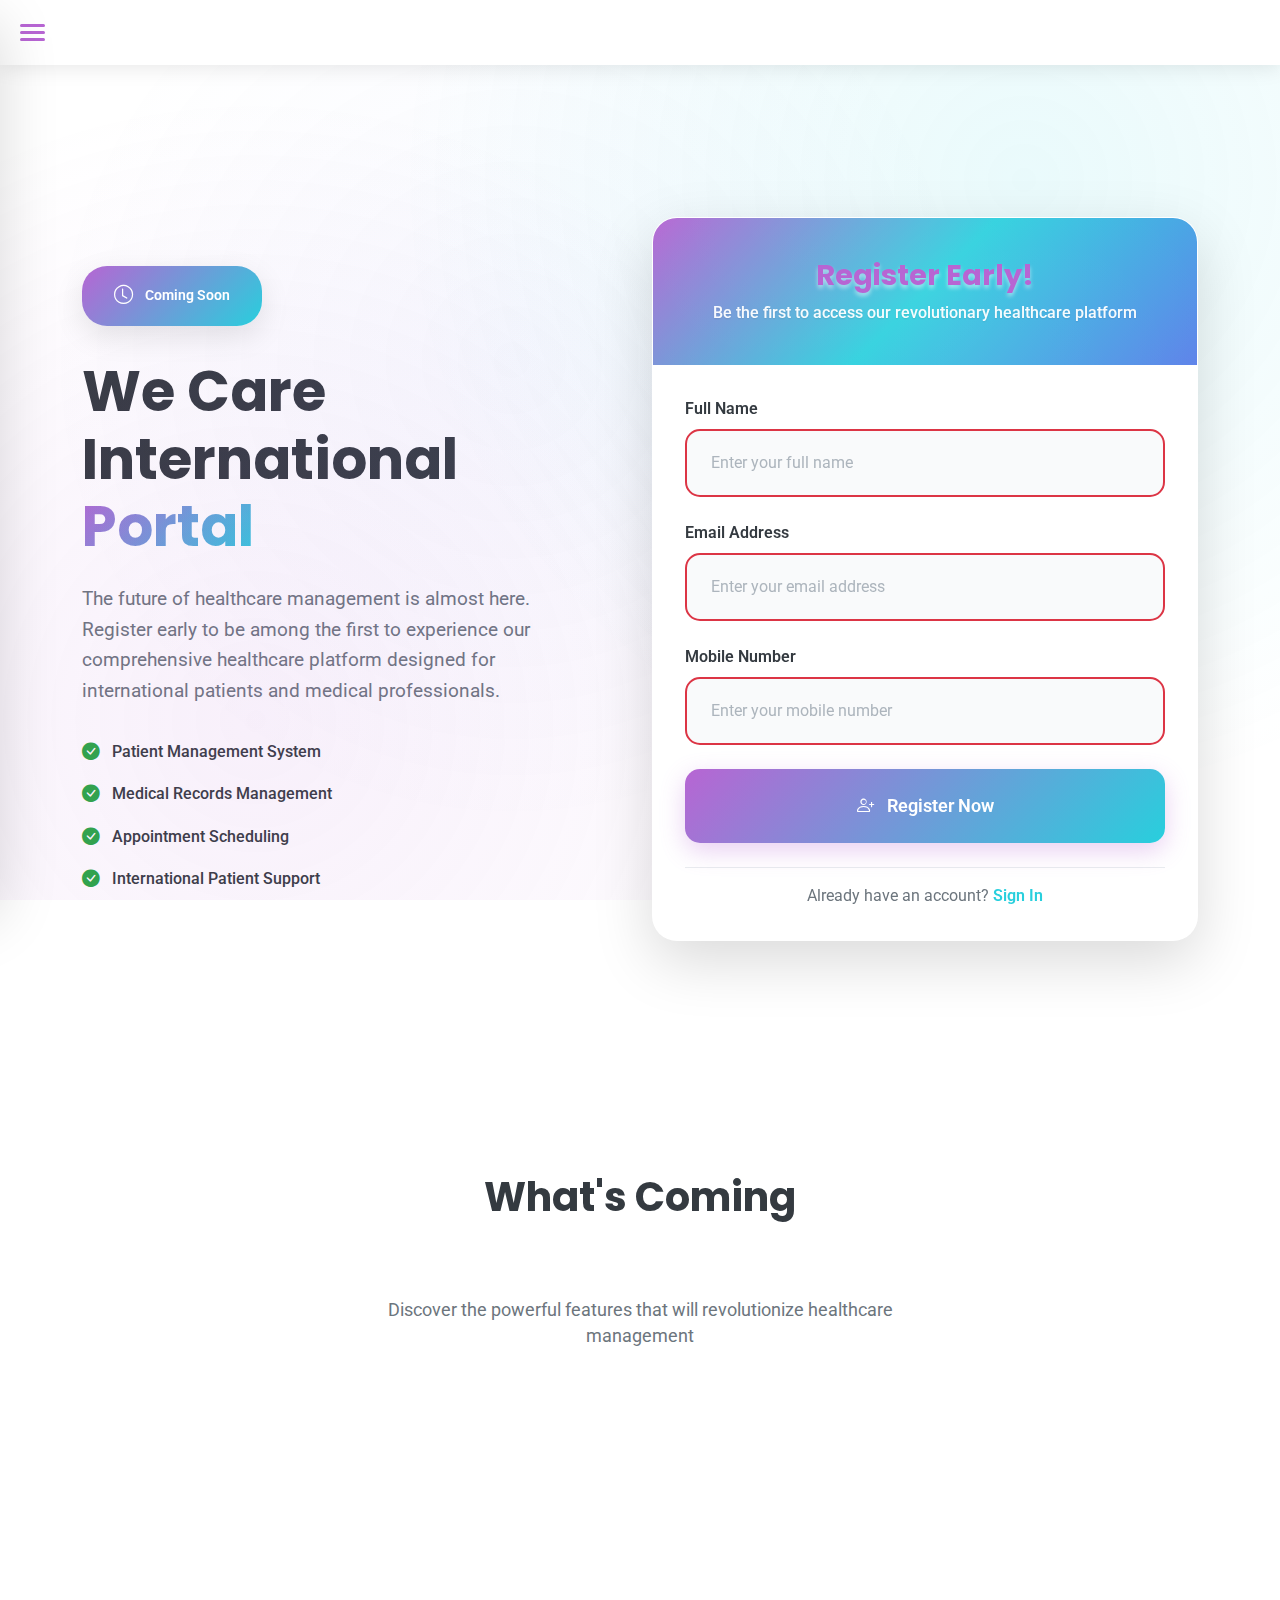
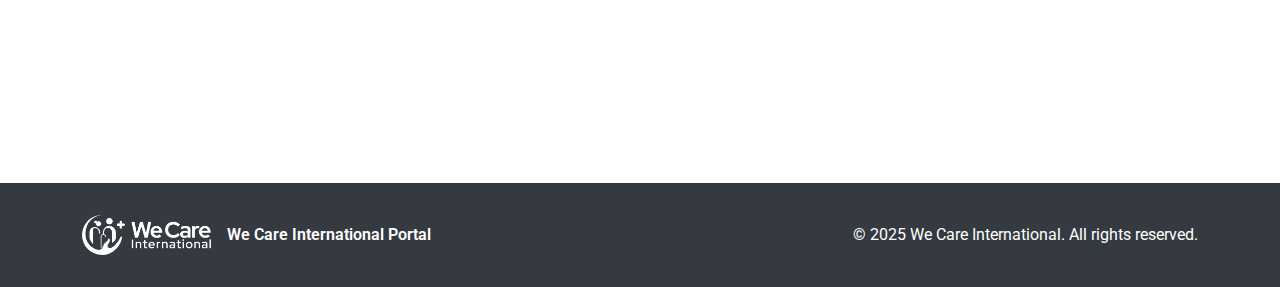
<file: portal/index.html>
<!DOCTYPE html>
<html lang="en">

<head>
  <meta charset="utf-8">
  <meta content="width=device-width, initial-scale=1.0" name="viewport">
  <title>We Care International Portal - Coming Soon</title>
  <meta name="description" content="We Care International Portal is coming soon. Register early to be the first to access our comprehensive healthcare management system.">
  <meta name="keywords" content="healthcare portal, medical management, coming soon, early registration">

  <!-- Favicons -->
  <link href="../assets/img/favicon.png" rel="icon">
  <link href="../assets/img/apple-touch-icon.png" rel="apple-touch-icon">

  <!-- Fonts -->
  <link href="https://fonts.googleapis.com" rel="preconnect">
  <link href="https://fonts.gstatic.com" rel="preconnect" crossorigin>
  <link href="https://fonts.googleapis.com/css2?family=Roboto:ital,wght@0,100;0,300;0,400;0,500;0,700;0,900;1,100;1,300;1,400;1,500;1,700;1,900&family=Poppins:ital,wght@0,100;0,200;0,300;0,400;0,500;0,600;0,700;0,800;0,900;1,100;1,200;1,300;1,400;1,500;1,600;1,700;1,800;1,900&family=Raleway:ital,wght@0,100;0,200;0,300;0,400;0,500;0,600;0,700;0,800;0,900;1,100;1,200;1,300;1,400;1,500;1,600;1,700;1,800;1,900&display=swap" rel="stylesheet">

  <!-- Vendor CSS Files -->
  <link href="../assets/vendor/bootstrap/css/bootstrap.min.css" rel="stylesheet">
  <link href="../assets/vendor/bootstrap-icons/bootstrap-icons.css" rel="stylesheet">
  <link href="../assets/vendor/aos/aos.css" rel="stylesheet">
  <link href="../assets/vendor/fontawesome-free/css/all.min.css" rel="stylesheet">

  <!-- Main CSS File -->
  <link href="../assets/css/main.css" rel="stylesheet">
  <link href="css/portal.css" rel="stylesheet">

</head>

<body class="portal-page">

  <!-- Sidebar Navigation -->
  <nav id="sidebar" class="sidebar">
    <div class="sidebar-header">
      <a href="index.html" class="logo d-flex flex-column align-items-start">
        <img src="../assets/img/logo2.png" class="sidebar-logo" alt="We Care International" style="height: 50px; width: auto;  filter: drop-shadow(2px 2px 0px rgba(255, 255, 255, 0.8));" />
        <!-- <span class="logo-text">We Care Portal</span> -->
      </a>
    </div>
    
    <div class="sidebar-content">
      <ul class="nav flex-column">
        <li class="nav-item">
          <a class="nav-link active" href="index.html">
            <i class="bi bi-house-door"></i>
            <span>Home</span>
          </a>
        </li>
        <li class="nav-item">
          <a class="nav-link" href="affiliate-signup.html">
            <i class="bi bi-people"></i>
            <span>Affiliate Signup</span>
          </a>
        </li>
      </ul>
    </div>
  </nav>

  <!-- Main Content -->
  <div id="main-content" class="main-content">
    
    <!-- Header -->
    <header class="portal-header">
      <div class="container-fluid">
        <div class="d-flex align-items-center justify-content-between">
          <button id="sidebar-toggle" class="sidebar-toggle">
            <span></span>
            <span></span>
            <span></span>
          </button>
          <div class="header-logo d-md-none">
            <img src="../assets/img/logo2.png" alt="We Care International" style="height: 40px; width: auto;">
          </div>
        </div>
      </div>
    </header>

    <!-- Hero Section -->
    <section class="hero-section">
      <div class="container">
        <div class="row align-items-center min-vh-100">
          <div class="col-lg-6" data-aos="fade-right" data-aos-delay="100">
            <div class="hero-content">
              <div class="coming-soon-badge">
                <i class="bi bi-clock"></i>
                <span>Coming Soon</span>
              </div>
              <h1 class="hero-title">
                We Care International
                <span class="gradient-text">Portal</span>
              </h1>
              <p class="hero-subtitle">
                The future of healthcare management is almost here. Register early to be among the first to experience our comprehensive healthcare platform designed for international patients and medical professionals.
              </p>
              <div class="features-list">
                <div class="feature-item">
                  <i class="bi bi-check-circle-fill"></i>
                  <span>Patient Management System</span>
                </div>
                <div class="feature-item">
                  <i class="bi bi-check-circle-fill"></i>
                  <span>Medical Records Management</span>
                </div>
                <div class="feature-item">
                  <i class="bi bi-check-circle-fill"></i>
                  <span>Appointment Scheduling</span>
                </div>
                <div class="feature-item">
                  <i class="bi bi-check-circle-fill"></i>
                  <span>International Patient Support</span>
                </div>
              </div>
            </div>
          </div>
          
          <div class="col-lg-6" data-aos="fade-left" data-aos-delay="200">
            <div class="registration-card">
              <div class="card-header">
                <h3>Register Early!</h3>
                <p>Be the first to access our revolutionary healthcare platform</p>
              </div>
              
              <form class="registration-form" id="registrationForm">
                <div class="form-group">
                  <label for="name">Full Name</label>
                  <input type="text" id="name" name="name" class="form-control" placeholder="Enter your full name" required>
                </div>
                
                <div class="form-group">
                  <label for="email">Email Address</label>
                  <input type="email" id="email" name="email" class="form-control" placeholder="Enter your email address" required>
                </div>
                
                <div class="form-group">
                  <label for="mobile">Mobile Number</label>
                  <input type="tel" id="mobile" name="mobile" class="form-control" placeholder="Enter your mobile number" required>
                </div>
                
                <!-- <div class="form-group">
                  <label for="interest">Area of Interest</label>
                  <select id="interest" name="interest" class="form-control" required>
                    <option value="">Select your interest</option>
                    <option value="patient">Patient</option>
                    <option value="doctor">Medical Professional</option>
                    <option value="affiliate">Healthcare Affiliate</option>
                    <option value="other">Other</option>
                  </select>
                </div> -->
                
                <button type="submit" class="btn-register">
                  <i class="bi bi-person-plus"></i>
                  Register Now
                </button>
                
                <div class="form-footer">
                  <p>Already have an account? <a href="#" class="login-link">Sign In</a></p>
                </div>
              </form>
            </div>
          </div>
        </div>
      </div>
    </section>

    <!-- Features Preview Section -->
    <section class="features-preview">
      <div class="container">
        <div class="row">
          <div class="col-12 text-center mb-5">
            <h2 class="section-title">What's Coming</h2>
            <p class="section-subtitle">Discover the powerful features that will revolutionize healthcare management</p>
          </div>
        </div>
        
        <div class="row g-4">
          <div class="col-lg-4 col-md-6" data-aos="fade-up" data-aos-delay="100">
            <div class="feature-card">
              <div class="feature-icon">
                <i class="bi bi-person-hearts"></i>
              </div>
              <h4>Patient Portal</h4>
              <p>Comprehensive patient management with medical history, appointments, and treatment tracking.</p>
            </div>
          </div>
          
          <div class="col-lg-4 col-md-6" data-aos="fade-up" data-aos-delay="200">
            <div class="feature-card">
              <div class="feature-icon">
                <i class="bi bi-calendar-check"></i>
              </div>
              <h4>Smart Scheduling</h4>
              <p>Intelligent appointment scheduling with automated reminders and availability management.</p>
            </div>
          </div>
          
          <div class="col-lg-4 col-md-6" data-aos="fade-up" data-aos-delay="300">
            <div class="feature-card">
              <div class="feature-icon">
                <i class="bi bi-globe"></i>
              </div>
              <h4>International Support</h4>
              <p>Multi-language support and specialized services for international patients and medical tourism.</p>
            </div>
          </div>
        </div>
      </div>
    </section>

    <!-- Footer -->
    <footer class="portal-footer">
      <div class="container">
        <div class="row align-items-center">
          <div class="col-md-6">
            <div class="footer-logo">
              <img src="../assets/img/logo2.png" alt="We Care International" style="height: 40px; width: auto;">
              <span>We Care International Portal</span>
            </div>
          </div>
          <div class="col-md-6 text-md-end">
            <p class="mb-0">&copy; 2025 We Care International. All rights reserved.</p>
          </div>
        </div>
      </div>
    </footer>
  </div>

  <!-- Vendor JS Files -->
  <script src="../assets/vendor/bootstrap/js/bootstrap.bundle.min.js"></script>
  <script src="../assets/vendor/aos/aos.js"></script>

  <!-- Portal JS -->
  <script src="js/portal.js"></script>

</body>

</html>
</file>
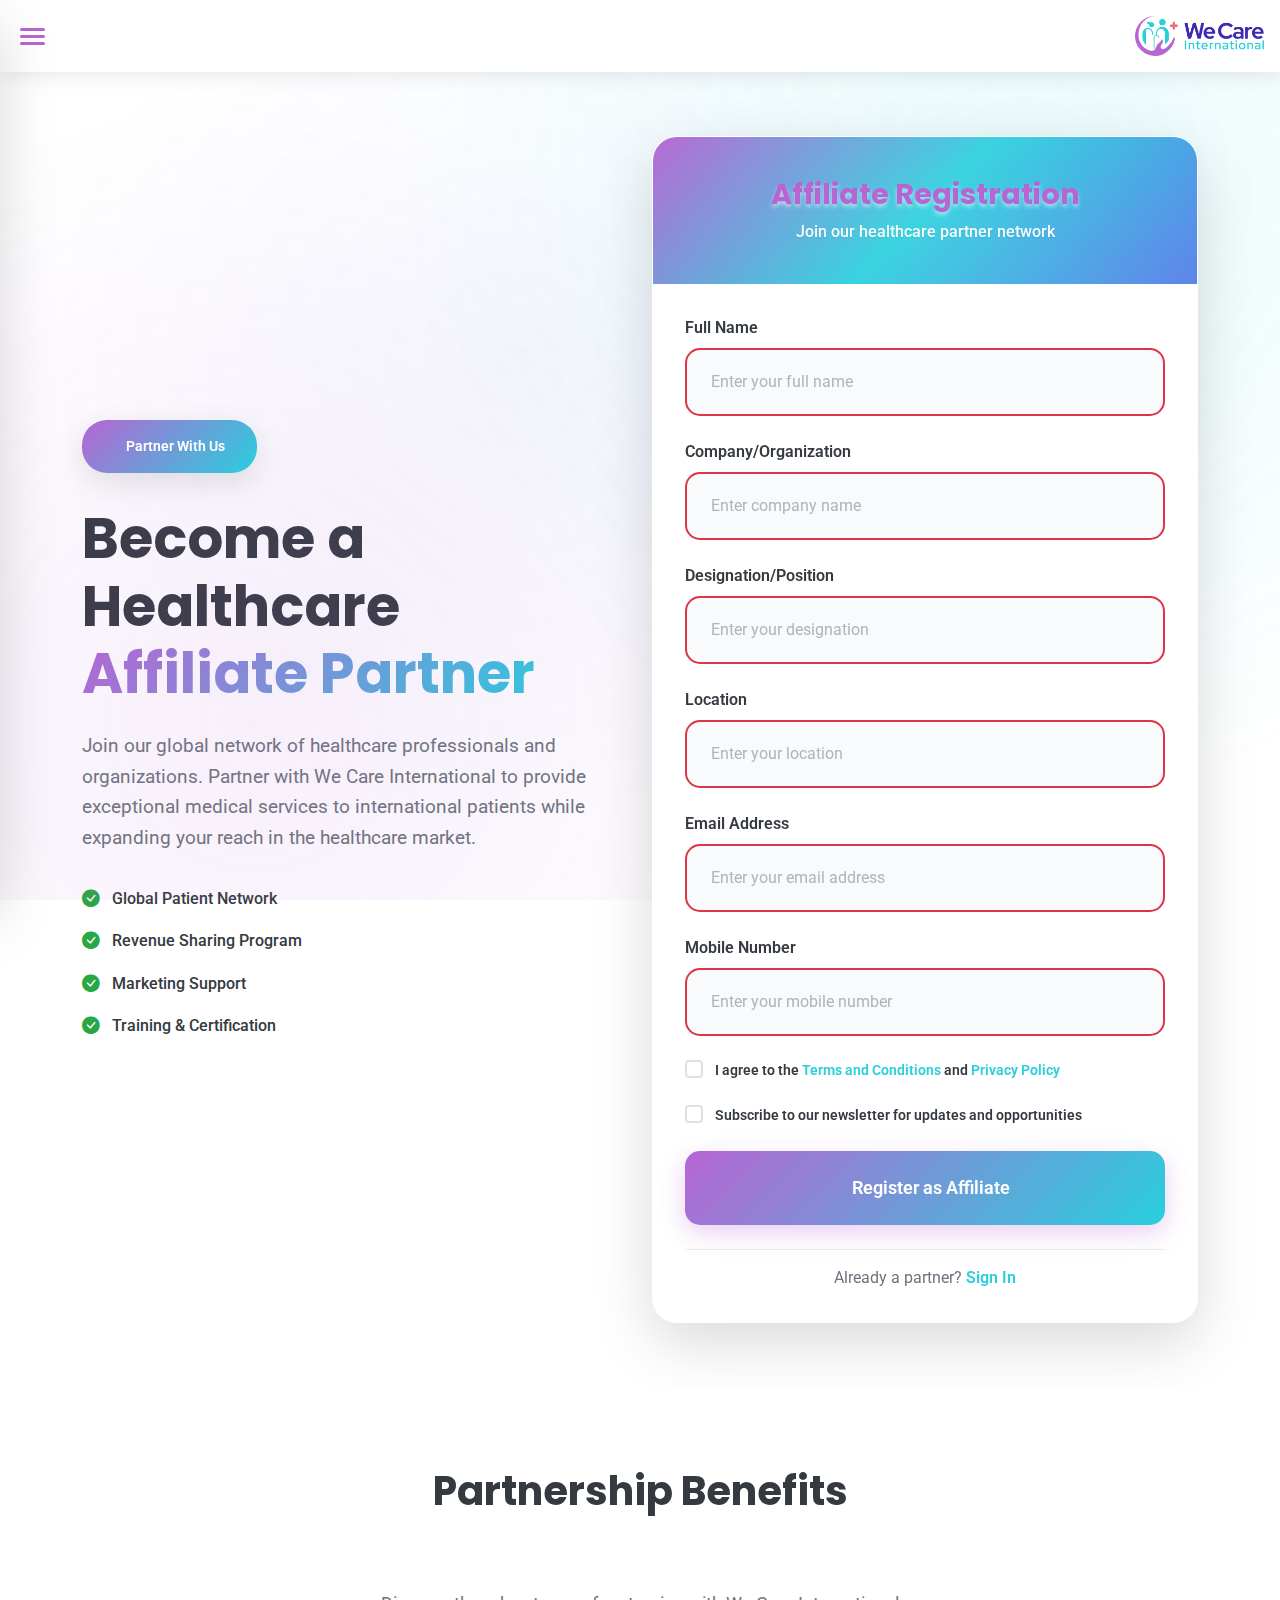
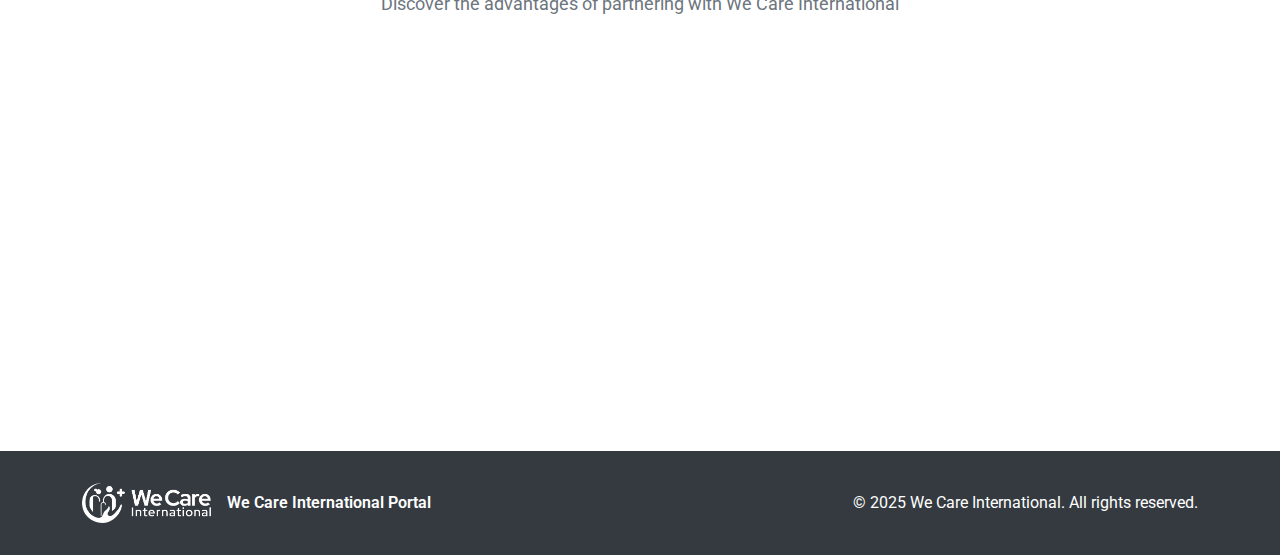
<file: affiliate-signup.html>
<!DOCTYPE html>
<html lang="en">

<head>
  <meta charset="utf-8">
  <meta content="width=device-width, initial-scale=1.0" name="viewport">
  <title>Affiliate Signup - We Care International Portal</title>
  <meta name="description"
    content="Join We Care International as a healthcare affiliate partner. Register your organization and start collaborating with our international healthcare network.">
  <meta name="keywords" content="healthcare affiliate, medical partnership, healthcare collaboration, affiliate signup">

  <!-- Favicons -->
  <link href="./assets/img/favicon.png" rel="icon">
  <link href="./assets/img/apple-touch-icon.png" rel="apple-touch-icon">

  <!-- Fonts -->
  <link href="https://fonts.googleapis.com" rel="preconnect">
  <link href="https://fonts.gstatic.com" rel="preconnect" crossorigin>
  <link
    href="https://fonts.googleapis.com/css2?family=Roboto:ital,wght@0,100;0,300;0,400;0,500;0,700;0,900;1,100;1,300;1,400;1,500;1,700;1,900&family=Poppins:ital,wght@0,100;0,200;0,300;0,400;0,500;0,600;0,700;0,800;0,900;1,100;1,200;1,300;1,400;1,500;1,600;1,700;1,800;1,900&family=Raleway:ital,wght@0,100;0,200;0,300;0,400;0,500;0,600;0,700;0,800;0,900;1,100;1,200;1,300;1,400;1,500;1,600;1,700;1,800;1,900&display=swap"
    rel="stylesheet">

  <!-- Vendor CSS Files -->
  <link href="./assets/vendor/bootstrap/css/bootstrap.min.css" rel="stylesheet">
  <link href="./assets/vendor/bootstrap-icons/bootstrap-icons.css" rel="stylesheet">
  <link href="./assets/vendor/aos/aos.css" rel="stylesheet">
  <link href="./assets/vendor/fontawesome-free/css/all.min.css" rel="stylesheet">

  <!-- Main CSS File -->
  <link href="./assets/css/main.css" rel="stylesheet">
  <link href="./assets/css/portal.css" rel="stylesheet">

</head>

<body class="portal-page">

  <!-- Sidebar Navigation -->
  <nav id="sidebar" class="sidebar">
    <div class="sidebar-header">
      <a href="index.html" class="logo d-flex flex-column align-items-start">
        <img src="./assets/img/logo2.png" class="sidebar-logo" alt="We Care International"
          style="height: 50px; width: auto;  filter: drop-shadow(2px 2px 0px rgba(255, 255, 255, 0.8));" />
        <!-- <span class="logo-text">We Care Portal</span> -->
      </a>
    </div>

    <div class="sidebar-content">
      <ul class="nav flex-column">
        <li class="nav-item">
          <a class="nav-link" href="./index.html">
            <i class="bi bi-house-door"></i>
            <span>Home</span>
          </a>
        </li>
        <li class="nav-item">
          <a class="nav-link" href="./signup.html">
            <i class="bi bi-house-door"></i>
            <span>User</span>
          </a>
        </li>
        <li class="nav-item">
          <a class="nav-link active" href="affiliate-signup.html">
            <i class="bi bi-people"></i>
            <span>Affiliate Signup</span>
          </a>
        </li>
      </ul>
    </div>
  </nav>

  <!-- Main Content -->
  <div id="main-content" class="main-content">

    <!-- Header -->
    <header class="portal-header">
      <div class="container-fluid">
        <div class="d-flex align-items-center justify-content-between">
          <button id="sidebar-toggle" class="sidebar-toggle">
            <span></span>
            <span></span>
            <span></span>
          </button>
          <div class="header-logo ">
            <img src="./assets/img/logo2.png" alt="We Care International" style="height: 40px; width: auto;">
          </div>
        </div>
      </div>
    </header>

    <!-- Hero Section -->
    <section class="hero-section">
      <div class="container">
        <div class="row align-items-center min-vh-100">
          <div class="col-lg-6" data-aos="fade-right" data-aos-delay="100">
            <div class="hero-content">
              <div class="affiliate-badge">
                <i class="bi bi-handshake"></i>
                <span>Partner With Us</span>
              </div>
              <h1 class="hero-title">
                Become a Healthcare
                <span class="gradient-text">Affiliate Partner</span>
              </h1>
              <p class="hero-subtitle">
                Join our global network of healthcare professionals and organizations. Partner with We Care
                International to provide exceptional medical services to international patients while expanding your
                reach in the healthcare market.
              </p>
              <div class="benefits-list">
                <div class="benefit-item">
                  <i class="bi bi-check-circle-fill"></i>
                  <span>Global Patient Network</span>
                </div>
                <div class="benefit-item">
                  <i class="bi bi-check-circle-fill"></i>
                  <span>Revenue Sharing Program</span>
                </div>
                <div class="benefit-item">
                  <i class="bi bi-check-circle-fill"></i>
                  <span>Marketing Support</span>
                </div>
                <div class="benefit-item">
                  <i class="bi bi-check-circle-fill"></i>
                  <span>Training & Certification</span>
                </div>
              </div>
            </div>
          </div>

          <div class="col-lg-6" data-aos="fade-left" data-aos-delay="200">
            <div class="registration-card">
              <div class="card-header">
                <h3>Affiliate Registration</h3>
                <p>Join our healthcare partner network</p>
              </div>

              <form class="registration-form" id="affiliateForm">
                <div class="form-group">
                  <label for="name">Full Name</label>
                  <input type="text" id="name" name="name" class="form-control" placeholder="Enter your full name"
                    required>
                </div>

                <div class="form-group">
                  <label for="company">Company/Organization</label>
                  <input type="text" id="company" name="company" class="form-control" placeholder="Enter company name"
                    required>
                </div>

                <div class="form-group">
                  <label for="designation">Designation/Position</label>
                  <input type="text" id="designation" name="designation" class="form-control"
                    placeholder="Enter your designation" required>
                </div>

                <div class="form-group">
                  <label for="location">Location</label>
                  <input type="text" id="location" name="location" class="form-control"
                    placeholder="Enter your location" required>
                </div>

                <div class="form-group">
                  <label for="email">Email Address</label>
                  <input type="email" id="email" name="email" class="form-control"
                    placeholder="Enter your email address" required>
                </div>

                <div class="form-group">
                  <label for="mobile">Mobile Number</label>
                  <input type="tel" id="mobile" name="mobile" class="form-control"
                    placeholder="Enter your mobile number" required>
                </div>



                <div class="form-group checkbox-group">
                  <div class="form-check">
                    <input class="form-check-input" type="checkbox" id="terms" name="terms" required>
                    <label class="form-check-label" for="terms">
                      I agree to the <a href="#" class="terms-link">Terms and Conditions</a> and <a href="#"
                        class="privacy-link">Privacy Policy</a>
                    </label>
                  </div>
                </div>

                <div class="form-group checkbox-group">
                  <div class="form-check">
                    <input class="form-check-input" type="checkbox" id="newsletter" name="newsletter">
                    <label class="form-check-label" for="newsletter">
                      Subscribe to our newsletter for updates and opportunities
                    </label>
                  </div>
                </div>

                <button type="submit" class="btn-register">
                  <i class="bi bi-handshake"></i>
                  Register as Affiliate
                </button>

                <div class="form-footer">
                  <p>Already a partner? <a href="#" class="login-link">Sign In</a></p>
                </div>
              </form>
            </div>
          </div>
        </div>
      </div>
    </section>

    <!-- Partnership Benefits Section -->
    <section class="partnership-benefits">
      <div class="container">
        <div class="row">
          <div class="col-12 text-center mb-5">
            <h2 class="section-title">Partnership Benefits</h2>
            <p class="section-subtitle">Discover the advantages of partnering with We Care International</p>
          </div>
        </div>

        <div class="row g-4">
          <div class="col-lg-4 col-md-6" data-aos="fade-up" data-aos-delay="100">
            <div class="benefit-card">
              <div class="benefit-icon">
                <i class="bi bi-globe-americas"></i>
              </div>
              <h4>Global Reach</h4>
              <p>Access to international patients from over 15 countries through our established network.</p>
            </div>
          </div>

          <div class="col-lg-4 col-md-6" data-aos="fade-up" data-aos-delay="200">
            <div class="benefit-card">
              <div class="benefit-icon">
                <i class="bi bi-graph-up-arrow"></i>
              </div>
              <h4>Revenue Growth</h4>
              <p>Competitive revenue sharing model that grows with your patient referrals and successful treatments.</p>
            </div>
          </div>

          <div class="col-lg-4 col-md-6" data-aos="fade-up" data-aos-delay="300">
            <div class="benefit-card">
              <div class="benefit-icon">
                <i class="bi bi-award"></i>
              </div>
              <h4>Quality Assurance</h4>
              <p>Maintain high standards with our quality assurance programs and continuous training support.</p>
            </div>
          </div>
        </div>
      </div>
    </section>

    <!-- Footer -->
    <footer class="portal-footer">
      <div class="container">
        <div class="row align-items-center">
          <div class="col-md-6">
            <div class="footer-logo">
              <img src="./assets/img/logo2.png" alt="We Care International" style="height: 40px; width: auto;">
              <span>We Care International Portal</span>
            </div>
          </div>
          <div class="col-md-6 text-md-end">
            <p class="mb-0">&copy; 2025 We Care International. All rights reserved.</p>
          </div>
        </div>
      </div>
    </footer>
  </div>

  <!-- Vendor JS Files -->
  <script src="./assets/vendor/bootstrap/js/bootstrap.bundle.min.js"></script>
  <script src="./assets/vendor/aos/aos.js"></script>

  <!-- Portal JS -->
  <script src="./assets/js/portal.js"></script>

</body>

</html>
</file>
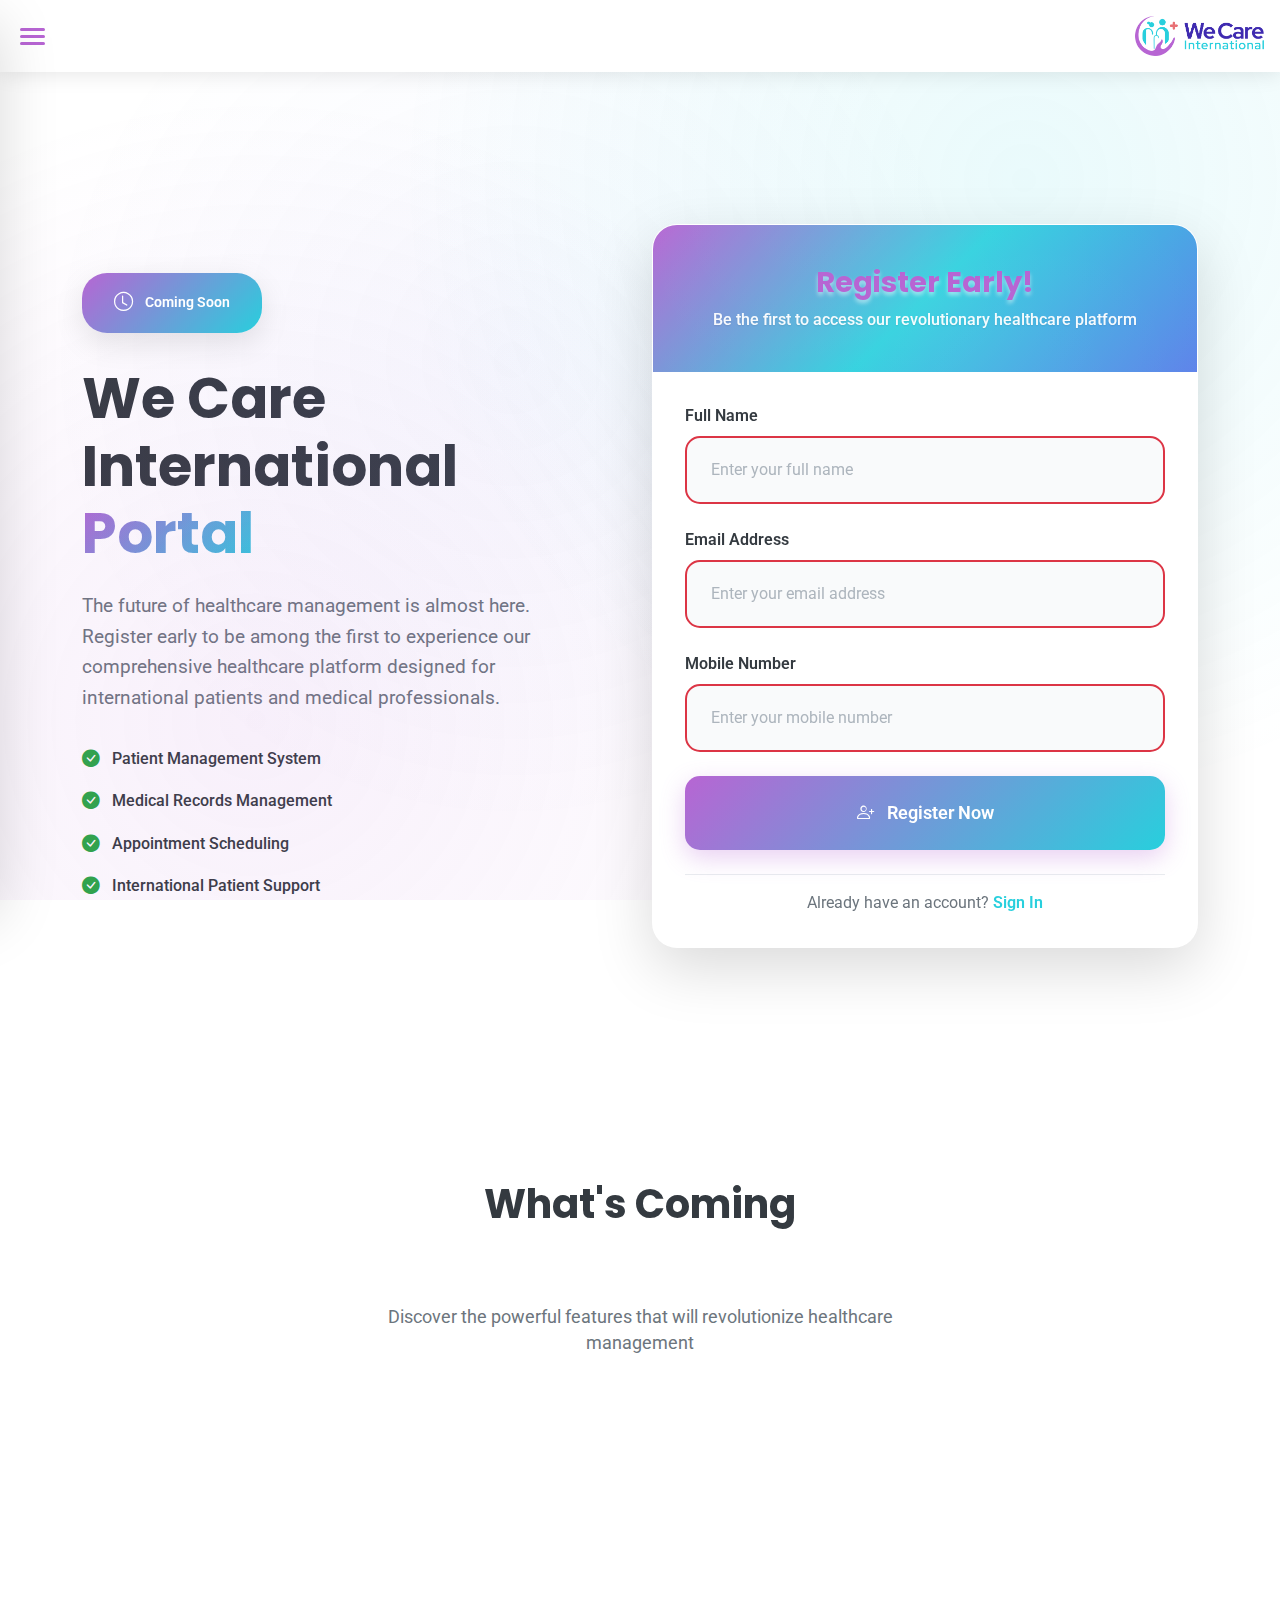
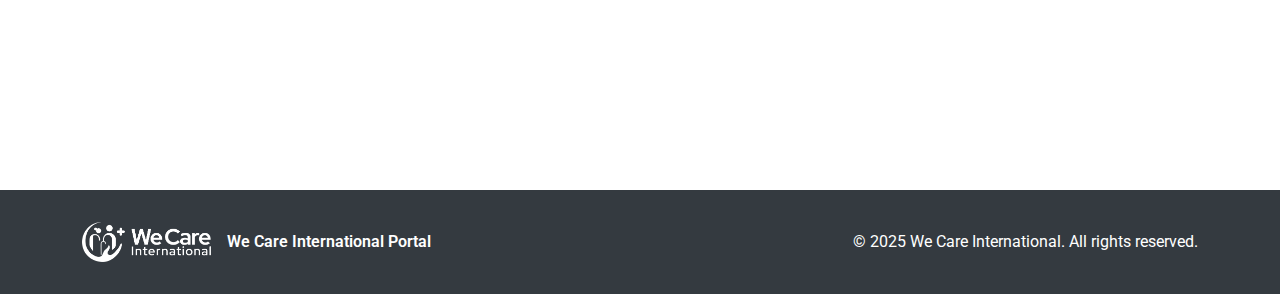
<file: signup.html>
<!DOCTYPE html>
<html lang="en">

<head>
  <meta charset="utf-8">
  <meta content="width=device-width, initial-scale=1.0" name="viewport">
  <title>We Care International Portal - Coming Soon</title>
  <meta name="description"
    content="We Care International Portal is coming soon. Register early to be the first to access our comprehensive healthcare management system.">
  <meta name="keywords" content="healthcare portal, medical management, coming soon, early registration">

  <!-- Favicons -->
  <link href="./assets/img/favicon.png" rel="icon">
  <link href="./assets/img/apple-touch-icon.png" rel="apple-touch-icon">

  <!-- Fonts -->
  <link href="https://fonts.googleapis.com" rel="preconnect">
  <link href="https://fonts.gstatic.com" rel="preconnect" crossorigin>
  <link
    href="https://fonts.googleapis.com/css2?family=Roboto:ital,wght@0,100;0,300;0,400;0,500;0,700;0,900;1,100;1,300;1,400;1,500;1,700;1,900&family=Poppins:ital,wght@0,100;0,200;0,300;0,400;0,500;0,600;0,700;0,800;0,900;1,100;1,200;1,300;1,400;1,500;1,600;1,700;1,800;1,900&family=Raleway:ital,wght@0,100;0,200;0,300;0,400;0,500;0,600;0,700;0,800;0,900;1,100;1,200;1,300;1,400;1,500;1,600;1,700;1,800;1,900&display=swap"
    rel="stylesheet">

  <!-- Vendor CSS Files -->
  <link href="./assets/vendor/bootstrap/css/bootstrap.min.css" rel="stylesheet">
  <link href="./assets/vendor/bootstrap-icons/bootstrap-icons.css" rel="stylesheet">
  <link href="./assets/vendor/aos/aos.css" rel="stylesheet">
  <link href="./assets/vendor/fontawesome-free/css/all.min.css" rel="stylesheet">

  <!-- Main CSS File -->
  <link href="./assets/css/main.css" rel="stylesheet">
  <link href="./assets/css/portal.css" rel="stylesheet">

</head>

<body class="portal-page">

  <!-- Sidebar Navigation -->
  <nav id="sidebar" class="sidebar">
    <div class="sidebar-header">
      <a href="index.html" class="logo d-flex flex-column align-items-start">
        <img src="./assets/img/logo2.png" class="sidebar-logo" alt="We Care International"
          style="height: 50px; width: auto;  filter: drop-shadow(2px 2px 0px rgba(255, 255, 255, 0.8));" />
        <!-- <span class="logo-text">We Care Portal</span> -->
      </a>
    </div>

    <div class="sidebar-content">
      <ul class="nav flex-column">
        <li class="nav-item">
          <a class="nav-link" href="./index.html">
            <i class="bi bi-house-door"></i>
            <span>Home</span>
          </a>
        </li>
        <li class="nav-item">
          <a class="nav-link active" href="./signup.html">
            <i class="bi bi-house-door"></i>
            <span>User</span>
          </a>
        </li>
        <li class="nav-item">
          <a class="nav-link" href="affiliate-signup.html">
            <i class="bi bi-people"></i>
            <span>Affiliate Signup</span>
          </a>
        </li>
      </ul>
    </div>
  </nav>

  <!-- Main Content -->
  <div id="main-content" class="main-content">

    <!-- Header -->
    <header class="portal-header">
      <div class="container-fluid">
        <div class="d-flex align-items-center justify-content-between">
          <button id="sidebar-toggle" class="sidebar-toggle">
            <span></span>
            <span></span>
            <span></span>
          </button>
          <div class="header-logo ">
            <img src="./assets/img/logo2.png" alt="We Care International" style="height: 40px; width: auto;">
           
          </div>
        </div>
      </div>
    </header>

    <!-- Hero Section -->
    <section class="hero-section">
      <div class="container">
        <div class="row align-items-center min-vh-100">
          <div class="col-lg-6" data-aos="fade-right" data-aos-delay="100">
            <div class="hero-content">
              <div class="coming-soon-badge">
                <i class="bi bi-clock"></i>
                <span>Coming Soon</span>
              </div>
              <h1 class="hero-title">
                We Care International
                <span class="gradient-text">Portal</span>
              </h1>
              <p class="hero-subtitle">
                The future of healthcare management is almost here. Register early to be among the first to experience
                our comprehensive healthcare platform designed for international patients and medical professionals.
              </p>
              <div class="features-list">
                <div class="feature-item">
                  <i class="bi bi-check-circle-fill"></i>
                  <span>Patient Management System</span>
                </div>
                <div class="feature-item">
                  <i class="bi bi-check-circle-fill"></i>
                  <span>Medical Records Management</span>
                </div>
                <div class="feature-item">
                  <i class="bi bi-check-circle-fill"></i>
                  <span>Appointment Scheduling</span>
                </div>
                <div class="feature-item">
                  <i class="bi bi-check-circle-fill"></i>
                  <span>International Patient Support</span>
                </div>
              </div>
            </div>
          </div>

          <div class="col-lg-6" data-aos="fade-left" data-aos-delay="200">
            <div class="registration-card">
              <div class="card-header">
                <h3>Register Early!</h3>
                <p>Be the first to access our revolutionary healthcare platform</p>
              </div>

              <form class="registration-form" id="registrationForm">
                <div class="form-group">
                  <label for="name">Full Name</label>
                  <input type="text" id="name" name="name" class="form-control" placeholder="Enter your full name"
                    required>
                </div>

                <div class="form-group">
                  <label for="email">Email Address</label>
                  <input type="email" id="email" name="email" class="form-control"
                    placeholder="Enter your email address" required>
                </div>

                <div class="form-group">
                  <label for="mobile">Mobile Number</label>
                  <input type="tel" id="mobile" name="mobile" class="form-control"
                    placeholder="Enter your mobile number" required>
                </div>

                <!-- <div class="form-group">
                  <label for="interest">Area of Interest</label>
                  <select id="interest" name="interest" class="form-control" required>
                    <option value="">Select your interest</option>
                    <option value="patient">Patient</option>
                    <option value="doctor">Medical Professional</option>
                    <option value="affiliate">Healthcare Affiliate</option>
                    <option value="other">Other</option>
                  </select>
                </div> -->

                <button type="submit" class="btn-register">
                  <i class="bi bi-person-plus"></i>
                  Register Now
                </button>

                <div class="form-footer">
                  <p>Already have an account? <a href="#" class="login-link">Sign In</a></p>
                </div>
              </form>
            </div>
          </div>
        </div>
      </div>
    </section>

    <!-- Features Preview Section -->
    <section class="features-preview">
      <div class="container">
        <div class="row">
          <div class="col-12 text-center mb-5">
            <h2 class="section-title">What's Coming</h2>
            <p class="section-subtitle">Discover the powerful features that will revolutionize healthcare management</p>
          </div>
        </div>

        <div class="row g-4">
          <div class="col-lg-4 col-md-6" data-aos="fade-up" data-aos-delay="100">
            <div class="feature-card">
              <div class="feature-icon">
                <i class="bi bi-person-hearts"></i>
              </div>
              <h4>Patient Portal</h4>
              <p>Comprehensive patient management with medical history, appointments, and treatment tracking.</p>
            </div>
          </div>

          <div class="col-lg-4 col-md-6" data-aos="fade-up" data-aos-delay="200">
            <div class="feature-card">
              <div class="feature-icon">
                <i class="bi bi-calendar-check"></i>
              </div>
              <h4>Smart Scheduling</h4>
              <p>Intelligent appointment scheduling with automated reminders and availability management.</p>
            </div>
          </div>

          <div class="col-lg-4 col-md-6" data-aos="fade-up" data-aos-delay="300">
            <div class="feature-card">
              <div class="feature-icon">
                <i class="bi bi-globe"></i>
              </div>
              <h4>International Support</h4>
              <p>Multi-language support and specialized services for international patients and medical tourism.</p>
            </div>
          </div>
        </div>
      </div>
    </section>

    <!-- Footer -->
    <footer class="portal-footer">
      <div class="container">
        <div class="row align-items-center">
          <div class="col-md-6">
            <div class="footer-logo">
              <img src="./assets/img/logo2.png" alt="We Care International" style="height: 40px; width: auto;">
              <span>We Care International Portal</span>
            </div>
          </div>
          <div class="col-md-6 text-md-end">
            <p class="mb-0">&copy; 2025 We Care International. All rights reserved.</p>
          </div>
        </div>
      </div>
    </footer>
  </div>

  <!-- Vendor JS Files -->
  <script src="./assets/vendor/bootstrap/js/bootstrap.bundle.min.js"></script>
  <script src="./assets/vendor/aos/aos.js"></script>

  <!-- Portal JS -->
  <script src="./assets/js/portal.js"></script>

</body>

</html>
</file>
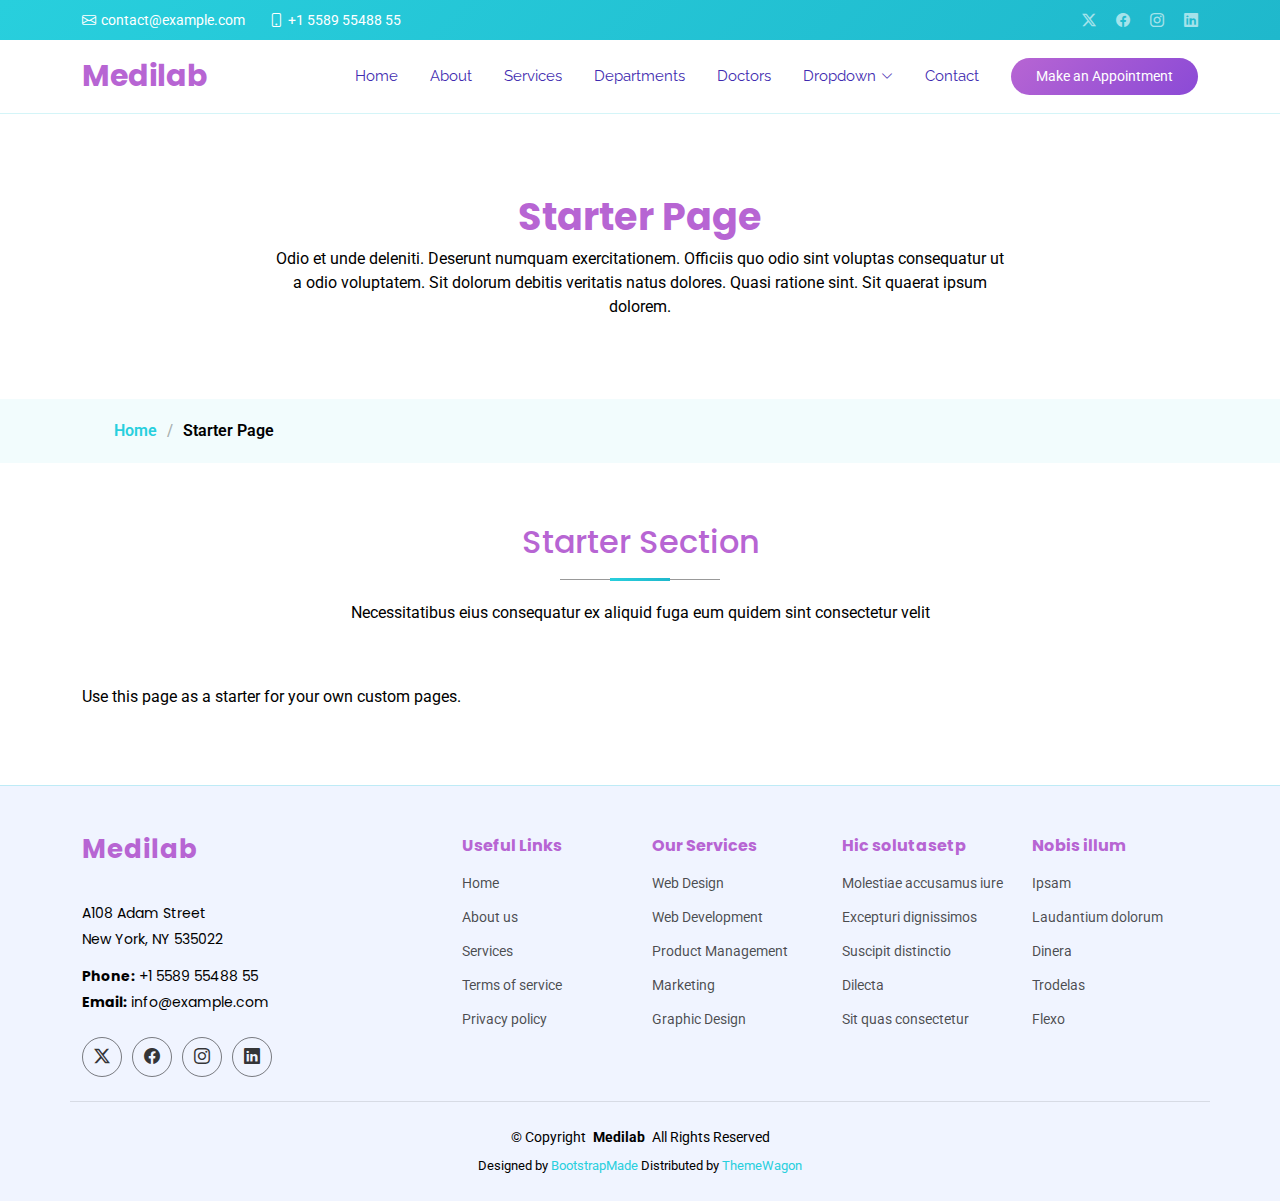
<file: starter-page.html>
<!DOCTYPE html>
<html lang="en">

<head>
  <meta charset="utf-8">
  <meta content="width=device-width, initial-scale=1.0" name="viewport">
  <title>Starter Page - Medilab Bootstrap Template</title>
  <meta name="description" content="">
  <meta name="keywords" content="">

  <!-- Favicons -->
  <link href="assets/img/favicon.png" rel="icon">
  <link href="assets/img/apple-touch-icon.png" rel="apple-touch-icon">

  <!-- Fonts -->
  <link href="https://fonts.googleapis.com" rel="preconnect">
  <link href="https://fonts.gstatic.com" rel="preconnect" crossorigin>
  <link href="https://fonts.googleapis.com/css2?family=Roboto:ital,wght@0,100;0,300;0,400;0,500;0,700;0,900;1,100;1,300;1,400;1,500;1,700;1,900&family=Poppins:ital,wght@0,100;0,200;0,300;0,400;0,500;0,600;0,700;0,800;0,900;1,100;1,200;1,300;1,400;1,500;1,600;1,700;1,800;1,900&family=Raleway:ital,wght@0,100;0,200;0,300;0,400;0,500;0,600;0,700;0,800;0,900;1,100;1,200;1,300;1,400;1,500;1,600;1,700;1,800;1,900&display=swap" rel="stylesheet">

  <!-- Vendor CSS Files -->
  <link href="assets/vendor/bootstrap/css/bootstrap.min.css" rel="stylesheet">
  <link href="assets/vendor/bootstrap-icons/bootstrap-icons.css" rel="stylesheet">
  <link href="assets/vendor/aos/aos.css" rel="stylesheet">
  <link href="assets/vendor/fontawesome-free/css/all.min.css" rel="stylesheet">
  <link href="assets/vendor/glightbox/css/glightbox.min.css" rel="stylesheet">
  <link href="assets/vendor/swiper/swiper-bundle.min.css" rel="stylesheet">

  <!-- Main CSS File -->
  <link href="assets/css/main.css" rel="stylesheet">

  <!-- =======================================================
  * Template Name: Medilab
  * Template URL: https://bootstrapmade.com/medilab-free-medical-bootstrap-theme/
  * Updated: Aug 07 2024 with Bootstrap v5.3.3
  * Author: BootstrapMade.com
  * License: https://bootstrapmade.com/license/
  ======================================================== -->
</head>

<body class="starter-page-page">

  <header id="header" class="header sticky-top">

    <div class="topbar d-flex align-items-center">
      <div class="container d-flex justify-content-center justify-content-md-between">
        <div class="contact-info d-flex align-items-center">
          <i class="bi bi-envelope d-flex align-items-center"><a href="mailto:contact@example.com">contact@example.com</a></i>
          <i class="bi bi-phone d-flex align-items-center ms-4"><span>+1 5589 55488 55</span></i>
        </div>
        <div class="social-links d-none d-md-flex align-items-center">
          <a href="#" class="twitter"><i class="bi bi-twitter-x"></i></a>
          <a href="#" class="facebook"><i class="bi bi-facebook"></i></a>
          <a href="#" class="instagram"><i class="bi bi-instagram"></i></a>
          <a href="#" class="linkedin"><i class="bi bi-linkedin"></i></a>
        </div>
      </div>
    </div><!-- End Top Bar -->

    <div class="branding d-flex align-items-center">

      <div class="container position-relative d-flex align-items-center justify-content-between">
        <a href="index.html" class="logo d-flex align-items-center me-auto">
          <!-- Uncomment the line below if you also wish to use an image logo -->
          <!-- <img src="assets/img/logo.png" alt=""> -->
          <h1 class="sitename">Medilab</h1>
        </a>

        <nav id="navmenu" class="navmenu">
          <ul>
            <li><a href="#hero">Home<br></a></li>
            <li><a href="#about">About</a></li>
            <li><a href="#services">Services</a></li>
            <li><a href="#departments">Departments</a></li>
            <li><a href="#doctors">Doctors</a></li>
            <li class="dropdown"><a href="#"><span>Dropdown</span> <i class="bi bi-chevron-down toggle-dropdown"></i></a>
              <ul>
                <li><a href="#">Dropdown 1</a></li>
                <li class="dropdown"><a href="#"><span>Deep Dropdown</span> <i class="bi bi-chevron-down toggle-dropdown"></i></a>
                  <ul>
                    <li><a href="#">Deep Dropdown 1</a></li>
                    <li><a href="#">Deep Dropdown 2</a></li>
                    <li><a href="#">Deep Dropdown 3</a></li>
                    <li><a href="#">Deep Dropdown 4</a></li>
                    <li><a href="#">Deep Dropdown 5</a></li>
                  </ul>
                </li>
                <li><a href="#">Dropdown 2</a></li>
                <li><a href="#">Dropdown 3</a></li>
                <li><a href="#">Dropdown 4</a></li>
              </ul>
            </li>
            <li><a href="#contact">Contact</a></li>
          </ul>
          <i class="mobile-nav-toggle d-xl-none bi bi-list"></i>
        </nav>

        <a class="cta-btn d-none d-sm-block" href="#appointment">Make an Appointment</a>

      </div>

    </div>

  </header>

  <main class="main">

    <!-- Page Title -->
    <div class="page-title" data-aos="fade">
      <div class="heading">
        <div class="container">
          <div class="row d-flex justify-content-center text-center">
            <div class="col-lg-8">
              <h1>Starter Page</h1>
              <p class="mb-0">Odio et unde deleniti. Deserunt numquam exercitationem. Officiis quo odio sint voluptas consequatur ut a odio voluptatem. Sit dolorum debitis veritatis natus dolores. Quasi ratione sint. Sit quaerat ipsum dolorem.</p>
            </div>
          </div>
        </div>
      </div>
      <nav class="breadcrumbs">
        <div class="container">
          <ol>
            <li><a href="index.html">Home</a></li>
            <li class="current">Starter Page</li>
          </ol>
        </div>
      </nav>
    </div><!-- End Page Title -->

    <!-- Starter Section Section -->
    <section id="starter-section" class="starter-section section">

      <!-- Section Title -->
      <div class="container section-title" data-aos="fade-up">
        <h2>Starter Section</h2>
        <p>Necessitatibus eius consequatur ex aliquid fuga eum quidem sint consectetur velit</p>
      </div><!-- End Section Title -->

      <div class="container" data-aos="fade-up">
        <p>Use this page as a starter for your own custom pages.</p>
      </div>

    </section><!-- /Starter Section Section -->

  </main>

  <footer id="footer" class="footer light-background">

    <div class="container footer-top">
      <div class="row gy-4">
        <div class="col-lg-4 col-md-6 footer-about">
          <a href="index.html" class="logo d-flex align-items-center">
            <span class="sitename">Medilab</span>
          </a>
          <div class="footer-contact pt-3">
            <p>A108 Adam Street</p>
            <p>New York, NY 535022</p>
            <p class="mt-3"><strong>Phone:</strong> <span>+1 5589 55488 55</span></p>
            <p><strong>Email:</strong> <span>info@example.com</span></p>
          </div>
          <div class="social-links d-flex mt-4">
            <a href=""><i class="bi bi-twitter-x"></i></a>
            <a href=""><i class="bi bi-facebook"></i></a>
            <a href=""><i class="bi bi-instagram"></i></a>
            <a href=""><i class="bi bi-linkedin"></i></a>
          </div>
        </div>

        <div class="col-lg-2 col-md-3 footer-links">
          <h4>Useful Links</h4>
          <ul>
            <li><a href="#">Home</a></li>
            <li><a href="#">About us</a></li>
            <li><a href="#">Services</a></li>
            <li><a href="#">Terms of service</a></li>
            <li><a href="#">Privacy policy</a></li>
          </ul>
        </div>

        <div class="col-lg-2 col-md-3 footer-links">
          <h4>Our Services</h4>
          <ul>
            <li><a href="#">Web Design</a></li>
            <li><a href="#">Web Development</a></li>
            <li><a href="#">Product Management</a></li>
            <li><a href="#">Marketing</a></li>
            <li><a href="#">Graphic Design</a></li>
          </ul>
        </div>

        <div class="col-lg-2 col-md-3 footer-links">
          <h4>Hic solutasetp</h4>
          <ul>
            <li><a href="#">Molestiae accusamus iure</a></li>
            <li><a href="#">Excepturi dignissimos</a></li>
            <li><a href="#">Suscipit distinctio</a></li>
            <li><a href="#">Dilecta</a></li>
            <li><a href="#">Sit quas consectetur</a></li>
          </ul>
        </div>

        <div class="col-lg-2 col-md-3 footer-links">
          <h4>Nobis illum</h4>
          <ul>
            <li><a href="#">Ipsam</a></li>
            <li><a href="#">Laudantium dolorum</a></li>
            <li><a href="#">Dinera</a></li>
            <li><a href="#">Trodelas</a></li>
            <li><a href="#">Flexo</a></li>
          </ul>
        </div>

      </div>
    </div>

    <div class="container copyright text-center mt-4">
      <p>© <span>Copyright</span> <strong class="px-1 sitename">Medilab</strong> <span>All Rights Reserved</span></p>
      <div class="credits">
        <!-- All the links in the footer should remain intact. -->
        <!-- You can delete the links only if you've purchased the pro version. -->
        <!-- Licensing information: https://bootstrapmade.com/license/ -->
        <!-- Purchase the pro version with working PHP/AJAX contact form: [buy-url] -->
        Designed by <a href="https://bootstrapmade.com/">BootstrapMade</a> Distributed by <a href=“https://themewagon.com>ThemeWagon
      </div>
    </div>

  </footer>

  <!-- Scroll Top -->
  <a href="#" id="scroll-top" class="scroll-top d-flex align-items-center justify-content-center"><i class="bi bi-arrow-up-short"></i></a>

  <!-- Preloader -->
  <div id="preloader"></div>

  <!-- Vendor JS Files -->
  <script src="assets/vendor/bootstrap/js/bootstrap.bundle.min.js"></script>
  <script src="assets/vendor/php-email-form/validate.js"></script>
  <script src="assets/vendor/aos/aos.js"></script>
  <script src="assets/vendor/glightbox/js/glightbox.min.js"></script>
  <script src="assets/vendor/purecounter/purecounter_vanilla.js"></script>
  <script src="assets/vendor/swiper/swiper-bundle.min.js"></script>

  <!-- Main JS File -->
  <script src="assets/js/main.js"></script>

</body>

</html>
</file>
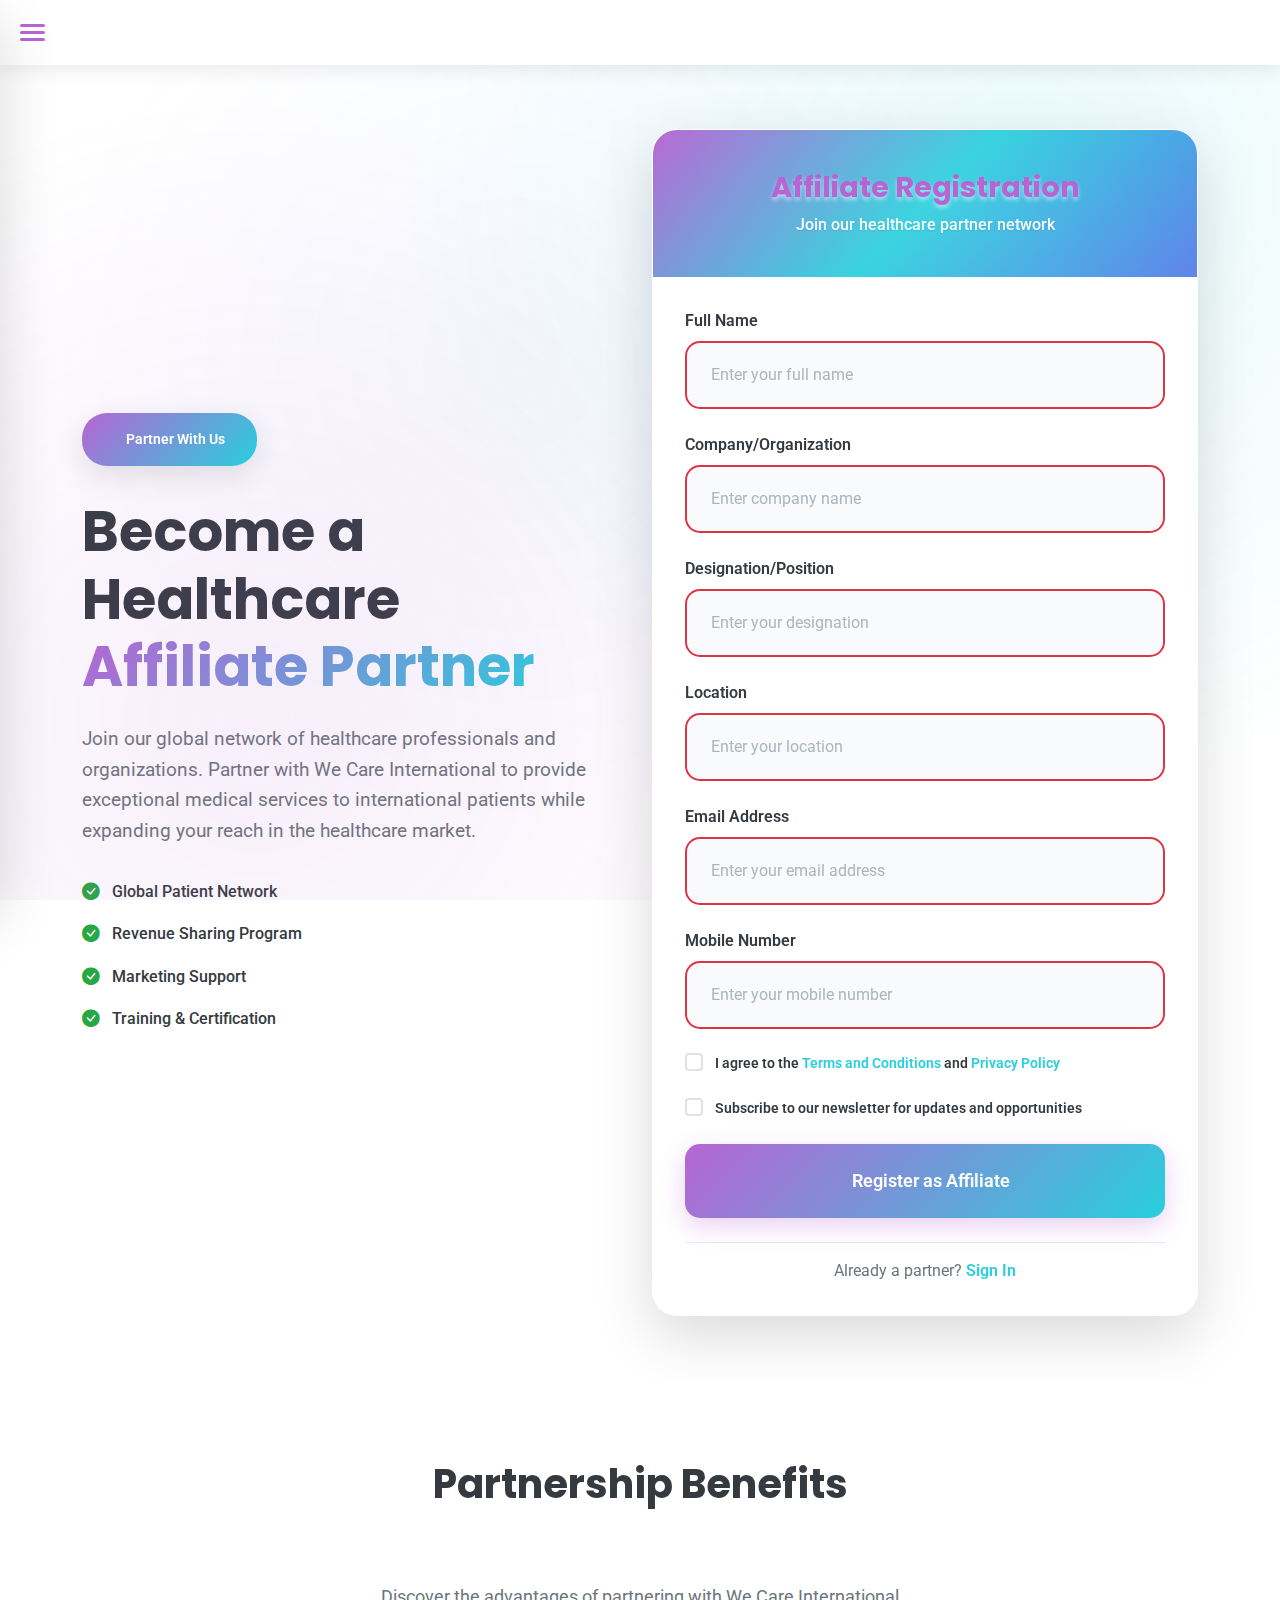
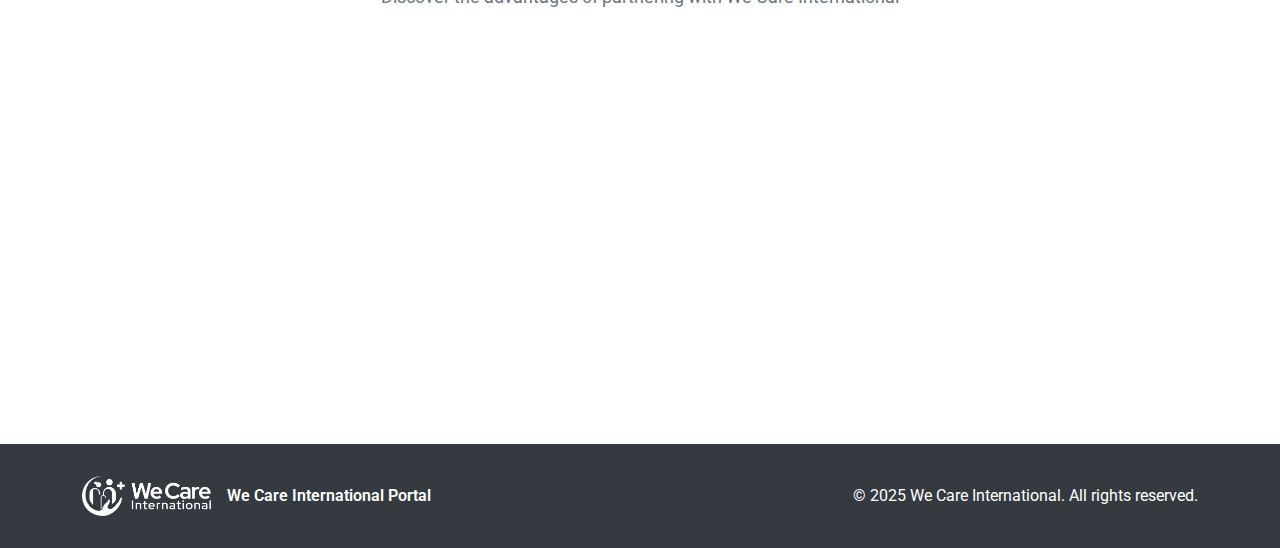
<file: portal/affiliate-signup.html>
<!DOCTYPE html>
<html lang="en">

<head>
  <meta charset="utf-8">
  <meta content="width=device-width, initial-scale=1.0" name="viewport">
  <title>Affiliate Signup - We Care International Portal</title>
  <meta name="description" content="Join We Care International as a healthcare affiliate partner. Register your organization and start collaborating with our international healthcare network.">
  <meta name="keywords" content="healthcare affiliate, medical partnership, healthcare collaboration, affiliate signup">

  <!-- Favicons -->
  <link href="../assets/img/favicon.png" rel="icon">
  <link href="../assets/img/apple-touch-icon.png" rel="apple-touch-icon">

  <!-- Fonts -->
  <link href="https://fonts.googleapis.com" rel="preconnect">
  <link href="https://fonts.gstatic.com" rel="preconnect" crossorigin>
  <link href="https://fonts.googleapis.com/css2?family=Roboto:ital,wght@0,100;0,300;0,400;0,500;0,700;0,900;1,100;1,300;1,400;1,500;1,700;1,900&family=Poppins:ital,wght@0,100;0,200;0,300;0,400;0,500;0,600;0,700;0,800;0,900;1,100;1,200;1,300;1,400;1,500;1,600;1,700;1,800;1,900&family=Raleway:ital,wght@0,100;0,200;0,300;0,400;0,500;0,600;0,700;0,800;0,900;1,100;1,200;1,300;1,400;1,500;1,600;1,700;1,800;1,900&display=swap" rel="stylesheet">

  <!-- Vendor CSS Files -->
  <link href="../assets/vendor/bootstrap/css/bootstrap.min.css" rel="stylesheet">
  <link href="../assets/vendor/bootstrap-icons/bootstrap-icons.css" rel="stylesheet">
  <link href="../assets/vendor/aos/aos.css" rel="stylesheet">
  <link href="../assets/vendor/fontawesome-free/css/all.min.css" rel="stylesheet">

  <!-- Main CSS File -->
  <link href="../assets/css/main.css" rel="stylesheet">
  <link href="css/portal.css" rel="stylesheet">

</head>

<body class="portal-page">

  <!-- Sidebar Navigation -->
  <nav id="sidebar" class="sidebar">
    <div class="sidebar-header">
        <a href="index.html" class="logo d-flex flex-column align-items-start">
          <img src="../assets/img/logo2.png" class="sidebar-logo" alt="We Care International" style="height: 50px; width: auto;  filter: drop-shadow(2px 2px 0px rgba(255, 255, 255, 0.8));" />
          <!-- <span class="logo-text">We Care Portal</span> -->
        </a>
      </div>
    
    <div class="sidebar-content">
      <ul class="nav flex-column">
        <li class="nav-item">
          <a class="nav-link" href="../index.html">
            <i class="bi bi-house-door"></i>
            <span>Home</span>
          </a>
        </li>
        <li class="nav-item">
          <a class="nav-link" href="./index.html">
            <i class="bi bi-house-door"></i>
            <span>User</span>
          </a>
        </li>
        <li class="nav-item">
          <a class="nav-link active" href="affiliate-signup.html">
            <i class="bi bi-people"></i>
            <span>Affiliate Signup</span>
          </a>
        </li>
      </ul>
    </div>
  </nav>

  <!-- Main Content -->
  <div id="main-content" class="main-content">
    
    <!-- Header -->
    <header class="portal-header">
      <div class="container-fluid">
        <div class="d-flex align-items-center justify-content-between">
          <button id="sidebar-toggle" class="sidebar-toggle">
            <span></span>
            <span></span>
            <span></span>
          </button>
          <div class="header-logo d-md-none">
            <img src="../assets/img/logo2.png" alt="We Care International" style="height: 40px; width: auto;">
          </div>
        </div>
      </div>
    </header>

    <!-- Hero Section -->
    <section class="hero-section">
      <div class="container">
        <div class="row align-items-center min-vh-100">
          <div class="col-lg-6" data-aos="fade-right" data-aos-delay="100">
            <div class="hero-content">
              <div class="affiliate-badge">
                <i class="bi bi-handshake"></i>
                <span>Partner With Us</span>
              </div>
              <h1 class="hero-title">
                Become a Healthcare
                <span class="gradient-text">Affiliate Partner</span>
              </h1>
              <p class="hero-subtitle">
                Join our global network of healthcare professionals and organizations. Partner with We Care International to provide exceptional medical services to international patients while expanding your reach in the healthcare market.
              </p>
              <div class="benefits-list">
                <div class="benefit-item">
                  <i class="bi bi-check-circle-fill"></i>
                  <span>Global Patient Network</span>
                </div>
                <div class="benefit-item">
                  <i class="bi bi-check-circle-fill"></i>
                  <span>Revenue Sharing Program</span>
                </div>
                <div class="benefit-item">
                  <i class="bi bi-check-circle-fill"></i>
                  <span>Marketing Support</span>
                </div>
                <div class="benefit-item">
                  <i class="bi bi-check-circle-fill"></i>
                  <span>Training & Certification</span>
                </div>
              </div>
            </div>
          </div>
          
          <div class="col-lg-6" data-aos="fade-left" data-aos-delay="200">
            <div class="registration-card">
              <div class="card-header">
                <h3>Affiliate Registration</h3>
                <p>Join our healthcare partner network</p>
              </div>
              
              <form class="registration-form" id="affiliateForm">
                <div class="form-group">
                  <label for="name">Full Name</label>
                  <input type="text" id="name" name="name" class="form-control" placeholder="Enter your full name" required>
                </div>
                
                <div class="form-group">
                  <label for="company">Company/Organization</label>
                  <input type="text" id="company" name="company" class="form-control" placeholder="Enter company name" required>
                </div>
                
                <div class="form-group">
                  <label for="designation">Designation/Position</label>
                  <input type="text" id="designation" name="designation" class="form-control" placeholder="Enter your designation" required>
                </div>
                
                <div class="form-group">
                  <label for="location">Location</label>
                  <input type="text" id="location" name="location" class="form-control" placeholder="Enter your location" required>
                </div>
                
                <div class="form-group">
                  <label for="email">Email Address</label>
                  <input type="email" id="email" name="email" class="form-control" placeholder="Enter your email address" required>
                </div>
                
                <div class="form-group">
                  <label for="mobile">Mobile Number</label>
                  <input type="tel" id="mobile" name="mobile" class="form-control" placeholder="Enter your mobile number" required>
                </div>
                
            
                
                <div class="form-group checkbox-group">
                  <div class="form-check">
                    <input class="form-check-input" type="checkbox" id="terms" name="terms" required>
                    <label class="form-check-label" for="terms">
                      I agree to the <a href="#" class="terms-link">Terms and Conditions</a> and <a href="#" class="privacy-link">Privacy Policy</a>
                    </label>
                  </div>
                </div>
                
                <div class="form-group checkbox-group">
                  <div class="form-check">
                    <input class="form-check-input" type="checkbox" id="newsletter" name="newsletter">
                    <label class="form-check-label" for="newsletter">
                      Subscribe to our newsletter for updates and opportunities
                    </label>
                  </div>
                </div>
                
                <button type="submit" class="btn-register">
                  <i class="bi bi-handshake"></i>
                  Register as Affiliate
                </button>
                
                <div class="form-footer">
                  <p>Already a partner? <a href="#" class="login-link">Sign In</a></p>
                </div>
              </form>
            </div>
          </div>
        </div>
      </div>
    </section>

    <!-- Partnership Benefits Section -->
    <section class="partnership-benefits">
      <div class="container">
        <div class="row">
          <div class="col-12 text-center mb-5">
            <h2 class="section-title">Partnership Benefits</h2>
            <p class="section-subtitle">Discover the advantages of partnering with We Care International</p>
          </div>
        </div>
        
        <div class="row g-4">
          <div class="col-lg-4 col-md-6" data-aos="fade-up" data-aos-delay="100">
            <div class="benefit-card">
              <div class="benefit-icon">
                <i class="bi bi-globe-americas"></i>
              </div>
              <h4>Global Reach</h4>
              <p>Access to international patients from over 15 countries through our established network.</p>
            </div>
          </div>
          
          <div class="col-lg-4 col-md-6" data-aos="fade-up" data-aos-delay="200">
            <div class="benefit-card">
              <div class="benefit-icon">
                <i class="bi bi-graph-up-arrow"></i>
              </div>
              <h4>Revenue Growth</h4>
              <p>Competitive revenue sharing model that grows with your patient referrals and successful treatments.</p>
            </div>
          </div>
          
          <div class="col-lg-4 col-md-6" data-aos="fade-up" data-aos-delay="300">
            <div class="benefit-card">
              <div class="benefit-icon">
                <i class="bi bi-award"></i>
              </div>
              <h4>Quality Assurance</h4>
              <p>Maintain high standards with our quality assurance programs and continuous training support.</p>
            </div>
          </div>
        </div>
      </div>
    </section>

    <!-- Footer -->
    <footer class="portal-footer">
      <div class="container">
        <div class="row align-items-center">
          <div class="col-md-6">
            <div class="footer-logo">
              <img src="../assets/img/logo2.png" alt="We Care International" style="height: 40px; width: auto;">
              <span>We Care International Portal</span>
            </div>
          </div>
          <div class="col-md-6 text-md-end">
            <p class="mb-0">&copy; 2025 We Care International. All rights reserved.</p>
          </div>
        </div>
      </div>
    </footer>
  </div>

  <!-- Vendor JS Files -->
  <script src="../assets/vendor/bootstrap/js/bootstrap.bundle.min.js"></script>
  <script src="../assets/vendor/aos/aos.js"></script>

  <!-- Portal JS -->
  <script src="js/portal.js"></script>

</body>

</html>
</file>
<file: assets/css/main.css>
/* Fonts */
:root {
  --default-font: "Roboto",  system-ui, -apple-system, "Segoe UI", Roboto, "Helvetica Neue", Arial, "Noto Sans", "Liberation Sans", sans-serif, "Apple Color Emoji", "Segoe UI Emoji", "Segoe UI Symbol", "Noto Color Emoji";
  --heading-font: "Poppins",  sans-serif;
  --nav-font: "Raleway",  sans-serif;
}

/* Global Colors - The following color variables are used throughout the website. Updating them here will change the color scheme of the entire website */
:root { 
  --background-color: #ffffff; /* Background color for the entire website, including individual sections */
  --default-color: #000000; /* Default color used for the majority of the text content across the entire website */
  --heading-color: #B765D3; /* Color for headings, subheadings and title throughout the website */
  --accent-color: #28CFDD; /* Accent color that represents your brand on the website. It's used for buttons, links, and other elements that need to stand out */
  --surface-color: #ffffff; /* The surface color is used as a background of boxed elements within sections, such as cards, icon boxes, or other elements that require a visual separation from the global background. */
  --contrast-color: #ffffff; /* Contrast color for text, ensuring readability against backgrounds of accent, heading, or default colors. */
}

/* Nav Menu Colors - The following color variables are used specifically for the navigation menu. They are separate from the global colors to allow for more customization options */
:root {
  --nav-color: #3f2bb0;  /* The default color of the main navmenu links */
  --nav-hover-color: #28CFDD; /* Applied to main navmenu links when they are hovered over or active */
  --nav-mobile-background-color: #ffffff; /* Used as the background color for mobile navigation menu */
  --nav-dropdown-background-color: #ffffff; /* Used as the background color for dropdown items that appear when hovering over primary navigation items */
  --nav-dropdown-color: #3f2bb0; /* Used for navigation links of the dropdown items in the navigation menu. */
  --nav-dropdown-hover-color: #28CFDD; /* Similar to --nav-hover-color, this color is applied to dropdown navigation links when they are hovered over. */
}

/* Color Presets - These classes override global colors when applied to any section or element, providing reuse of the sam color scheme. */

.light-background {
  --background-color: #f0f4ff;
  --surface-color: #ffffff;
}

.dark-background {
  --background-color: #000000;
  --default-color: #ffffff;
  --heading-color: #28CFDD;
  --surface-color: #1a1a1a;
  --contrast-color: #ffffff;
}

/* Smooth scroll */
:root {
  scroll-behavior: smooth;
}

/*--------------------------------------------------------------
# General Styling & Shared Classes
--------------------------------------------------------------*/
body {
  color: var(--default-color);
  background-color: var(--background-color);
  font-family: var(--default-font);
}

a {
  color: var(--accent-color);
  text-decoration: none;
  transition: 0.3s;
}

a:hover {
  color: color-mix(in srgb, var(--accent-color), transparent 25%);
  text-decoration: none;
}

h1,
h2,
h3,
h4,
h5,
h6 {
  color: var(--heading-color);
  font-family: var(--heading-font);
}

/* Pulsating Play Button
------------------------------*/
.pulsating-play-btn {
  width: 94px;
  height: 94px;
  background: var(--accent-color);
  border-radius: 50%;
  display: block;
  position: relative;
  overflow: hidden;
}

.pulsating-play-btn:before {
  content: "";
  position: absolute;
  width: 120px;
  height: 120px;
  animation-delay: 0s;
  animation: pulsate-play-btn 2s;
  animation-direction: forwards;
  animation-iteration-count: infinite;
  animation-timing-function: steps;
  opacity: 1;
  border-radius: 50%;
  border: 5px solid color-mix(in srgb, var(--accent-color), transparent 30%);
  top: -15%;
  left: -15%;
  background: rgba(0, 0, 0, 0);
}

.pulsating-play-btn:after {
  content: "";
  position: absolute;
  left: 50%;
  top: 50%;
  transform: translateX(-40%) translateY(-50%);
  width: 0;
  height: 0;
  border-top: 10px solid transparent;
  border-bottom: 10px solid transparent;
  border-left: 15px solid #fff;
  z-index: 100;
  transition: all 400ms cubic-bezier(0.55, 0.055, 0.675, 0.19);
}

.pulsating-play-btn:hover:before {
  content: "";
  position: absolute;
  left: 50%;
  top: 50%;
  transform: translateX(-40%) translateY(-50%);
  width: 0;
  height: 0;
  border: none;
  border-top: 10px solid transparent;
  border-bottom: 10px solid transparent;
  border-left: 15px solid #fff;
  z-index: 200;
  animation: none;
  border-radius: 0;
}

.pulsating-play-btn:hover:after {
  border-left: 15px solid var(--accent-color);
  transform: scale(20);
}

@keyframes pulsate-play-btn {
  0% {
    transform: scale(0.6, 0.6);
    opacity: 1;
  }

  100% {
    transform: scale(1, 1);
    opacity: 0;
  }
}

/* PHP Email Form Messages
------------------------------*/
.php-email-form .error-message {
  display: none;
  background: #5B80E9;
  color: #ffffff;
  text-align: left;
  padding: 15px;
  margin-bottom: 24px;
  font-weight: 600;
}

.php-email-form .sent-message {
  display: none;
  color: #ffffff;
  background: #28CFDD;
  text-align: center;
  padding: 15px;
  margin-bottom: 24px;
  font-weight: 600;
}

.php-email-form .loading {
  display: none;
  background: var(--surface-color);
  text-align: center;
  padding: 15px;
  margin-bottom: 24px;
}

.php-email-form .loading:before {
  content: "";
  display: inline-block;
  border-radius: 50%;
  width: 24px;
  height: 24px;
  margin: 0 10px -6px 0;
  border: 3px solid var(--accent-color);
  border-top-color: var(--surface-color);
  animation: php-email-form-loading 1s linear infinite;
}

@keyframes php-email-form-loading {
  0% {
    transform: rotate(0deg);
  }

  100% {
    transform: rotate(360deg);
  }
}

/*--------------------------------------------------------------
# Global Header
--------------------------------------------------------------*/
.header {
  color: var(--default-color);
  transition: all 0.5s;
  z-index: 997;
  background-color: var(--background-color);
}

.header .topbar {
  background-color: var(--accent-color);
  height: 40px;
  padding: 0;
  font-size: 14px;
  transition: all 0.5s;
}

.header .topbar .contact-info i {
  font-style: normal;
  color: var(--contrast-color);
}

.header .topbar .contact-info i a,
.header .topbar .contact-info i span {
  padding-left: 5px;
  color: var(--contrast-color);
}

@media (max-width: 575px) {

  .header .topbar .contact-info i a,
  .header .topbar .contact-info i span {
    font-size: 13px;
  }
}

.header .topbar .contact-info i a {
  line-height: 0;
  transition: 0.3s;
}

.header .topbar .contact-info i a:hover {
  color: var(--contrast-color);
  text-decoration: underline;
}

.header .topbar .social-links a {
  color: color-mix(in srgb, var(--contrast-color), transparent 40%);
  line-height: 0;
  transition: 0.3s;
  margin-left: 20px;
}

.header .topbar .social-links a:hover {
  color: var(--contrast-color);
}

.header .branding {
  min-height: 60px;
  padding: 10px 0;
}

.header .logo {
  line-height: 1;
}

.header .logo img {
  max-height: 80px;
  margin-right: 8px;
}

.header .logo h1 {
  font-size: 30px;
  margin: 0;
  font-weight: 700;
  color: var(--heading-color);
}

.header .cta-btn,
.header .cta-btn:focus {
  color: var(--contrast-color);
  background: #B765D3;
  font-size: 14px;
  padding: 8px 25px;
  margin: 0 0 0 30px;
  border-radius: 50px;
  transition: 0.3s;
}

.header .cta-btn:hover,
.header .cta-btn:focus:hover {
  color: var(--contrast-color);
  background: color-mix(in srgb, #B765D3, transparent 15%);
}

@media (max-width: 1200px) {
  .header .logo {
    order: 1;
  }

  .header .cta-btn {
    order: 2;
    margin: 0 15px 0 0;
    padding: 6px 15px;
  }

  .header .navmenu {
    order: 3;
  }
}

.scrolled .header {
  box-shadow: 0px 0 18px rgba(0, 0, 0, 0.1);
}

.scrolled .header .topbar {
  height: 0;
  visibility: hidden;
  overflow: hidden;
}

/*--------------------------------------------------------------
# Navigation Menu
--------------------------------------------------------------*/
/* Desktop Navigation */
@media (min-width: 1200px) {
  .navmenu {
    padding: 0;
  }

  .navmenu ul {
    margin: 0;
    padding: 0;
    display: flex;
    list-style: none;
    align-items: center;
  }

  .navmenu li {
    position: relative;
  }

  .navmenu>ul>li {
    white-space: nowrap;
    padding: 15px 14px;
  }

  .navmenu>ul>li:last-child {
    padding-right: 0;
  }

  .navmenu a,
  .navmenu a:focus {
    color: var(--nav-color);
    font-size: 15px;
    padding: 0 2px;
    font-family: var(--nav-font);
    font-weight: 400;
    display: flex;
    align-items: center;
    justify-content: space-between;
    white-space: nowrap;
    transition: 0.3s;
    position: relative;
  }

  .navmenu a i,
  .navmenu a:focus i {
    font-size: 12px;
    line-height: 0;
    margin-left: 5px;
    transition: 0.3s;
  }

  .navmenu>ul>li>a:before {
    content: "";
    position: absolute;
    width: 100%;
    height: 2px;
    bottom: -6px;
    left: 0;
    background-color: var(--nav-hover-color);
    visibility: hidden;
    width: 0px;
    transition: all 0.3s ease-in-out 0s;
  }

  .navmenu a:hover:before,
  .navmenu li:hover>a:before,
  .navmenu .active:before {
    visibility: visible;
    width: 100%;
  }

  .navmenu li:hover>a,
  .navmenu .active,
  .navmenu .active:focus {
    color: var(--nav-hover-color);
  }

  .navmenu .dropdown ul {
    margin: 0;
    padding: 10px 0;
    background: var(--nav-dropdown-background-color);
    display: block;
    position: absolute;
    visibility: hidden;
    left: 14px;
    top: 130%;
    opacity: 0;
    transition: 0.3s;
    border-radius: 4px;
    z-index: 99;
    box-shadow: 0px 0px 30px rgba(0, 0, 0, 0.1);
  }

  .navmenu .dropdown ul li {
    min-width: 200px;
  }

  .navmenu .dropdown ul a {
    padding: 10px 20px;
    font-size: 15px;
    text-transform: none;
    color: var(--nav-dropdown-color);
  }

  .navmenu .dropdown ul a i {
    font-size: 12px;
  }

  .navmenu .dropdown ul a:hover,
  .navmenu .dropdown ul .active:hover,
  .navmenu .dropdown ul li:hover>a {
    color: var(--nav-dropdown-hover-color);
  }

  .navmenu .dropdown:hover>ul {
    opacity: 1;
    top: 100%;
    visibility: visible;
  }

  .navmenu .dropdown .dropdown ul {
    top: 0;
    left: -90%;
    visibility: hidden;
  }

  .navmenu .dropdown .dropdown:hover>ul {
    opacity: 1;
    top: 0;
    left: -100%;
    visibility: visible;
  }
}

/* Mobile Navigation */
@media (max-width: 1199px) {
  .mobile-nav-toggle {
    color: var(--nav-color);
    font-size: 28px;
    line-height: 0;
    margin-right: 10px;
    cursor: pointer;
    transition: color 0.3s;
  }

  .navmenu {
    padding: 0;
    z-index: 9997;
  }

  .navmenu ul {
    display: none;
    list-style: none;
    position: absolute;
    inset: 60px 20px 20px 20px;
    padding: 10px 0;
    margin: 0;
    border-radius: 6px;
    background-color: var(--nav-mobile-background-color);
    border: 1px solid color-mix(in srgb, var(--default-color), transparent 90%);
    box-shadow: none;
    overflow-y: auto;
    transition: 0.3s;
    z-index: 9998;
  }

  .navmenu a,
  .navmenu a:focus {
    color: var(--nav-dropdown-color);
    padding: 10px 20px;
    font-family: var(--nav-font);
    font-size: 17px;
    font-weight: 500;
    display: flex;
    align-items: center;
    justify-content: space-between;
    white-space: nowrap;
    transition: 0.3s;
  }

  .navmenu a i,
  .navmenu a:focus i {
    font-size: 12px;
    line-height: 0;
    margin-left: 5px;
    width: 30px;
    height: 30px;
    display: flex;
    align-items: center;
    justify-content: center;
    border-radius: 50%;
    transition: 0.3s;
    background-color: color-mix(in srgb, var(--accent-color), transparent 90%);
  }

  .navmenu a i:hover,
  .navmenu a:focus i:hover {
    background-color: var(--accent-color);
    color: var(--contrast-color);
  }

  .navmenu a:hover,
  .navmenu .active,
  .navmenu .active:focus {
    color: var(--nav-dropdown-hover-color);
  }

  .navmenu .active i,
  .navmenu .active:focus i {
    background-color: var(--accent-color);
    color: var(--contrast-color);
    transform: rotate(180deg);
  }

  .navmenu .dropdown ul {
    position: static;
    display: none;
    z-index: 99;
    padding: 10px 0;
    margin: 10px 20px;
    background-color: var(--nav-dropdown-background-color);
    transition: all 0.5s ease-in-out;
  }

  .navmenu .dropdown ul ul {
    background-color: color-mix(in srgb, var(--nav-dropdown-background-color), black 10%);
  }

  .navmenu .dropdown>.dropdown-active {
    display: block;
    background-color: color-mix(in srgb, var(--nav-dropdown-background-color), black 5%);
  }

  .mobile-nav-active {
    overflow: hidden;
  }

  .mobile-nav-active .mobile-nav-toggle {
    color: #fff;
    position: absolute;
    font-size: 32px;
    top: 15px;
    right: 15px;
    margin-right: 0;
    z-index: 9999;
  }

  .mobile-nav-active .navmenu {
    position: fixed;
    overflow: hidden;
    inset: 0;
    background: rgba(0, 0, 0, 0.8);
    transition: 0.3s;
  }

  .mobile-nav-active .navmenu>ul {
    display: block;
  }
}

/*--------------------------------------------------------------
# Global Footer
--------------------------------------------------------------*/
.footer {
  color: var(--default-color);
  background-color: var(--background-color);
  border-top: 1px solid color-mix(in srgb, var(--accent-color), transparent 75%);
  font-size: 14px;
  position: relative;
}

.footer .footer-top {
  padding-top: 50px;
}

.footer .footer-about .logo {
  line-height: 1;
  margin-bottom: 25px;
}

.footer .footer-about .logo img {
  max-height: 40px;
  margin-right: 6px;
}

.footer .footer-about .logo span {
  color: var(--heading-color);
  font-family: var(--heading-font);
  font-size: 26px;
  font-weight: 700;
  letter-spacing: 1px;
}

.footer .footer-about p {
  font-size: 14px;
  font-family: var(--heading-font);
}

.footer .social-links a {
  display: flex;
  align-items: center;
  justify-content: center;
  width: 40px;
  height: 40px;
  border-radius: 50%;
  border: 1px solid color-mix(in srgb, var(--default-color), transparent 50%);
  font-size: 16px;
  color: color-mix(in srgb, var(--default-color), transparent 20%);
  margin-right: 10px;
  transition: 0.3s;
}

.footer .social-links a:hover {
  color: var(--accent-color);
  border-color: var(--accent-color);
}

.footer h4 {
  font-size: 16px;
  font-weight: bold;
  position: relative;
  padding-bottom: 12px;
}

.footer .footer-links {
  margin-bottom: 30px;
}

.footer .footer-links ul {
  list-style: none;
  padding: 0;
  margin: 0;
}

.footer .footer-links ul i {
  padding-right: 2px;
  font-size: 12px;
  line-height: 0;
}

.footer .footer-links ul li {
  padding: 10px 0;
  display: flex;
  align-items: center;
}

.footer .footer-links ul li:first-child {
  padding-top: 0;
}

.footer .footer-links ul a {
  color: color-mix(in srgb, var(--default-color), transparent 30%);
  display: inline-block;
  line-height: 1;
}

.footer .footer-links ul a:hover {
  color: var(--accent-color);
}

.footer .footer-contact p {
  margin-bottom: 5px;
}

.footer .copyright {
  padding-top: 25px;
  padding-bottom: 25px;
  border-top: 1px solid color-mix(in srgb, var(--default-color), transparent 90%);
}

.footer .copyright p {
  margin-bottom: 0;
}

.footer .credits {
  margin-top: 8px;
  font-size: 13px;
}

/*--------------------------------------------------------------
# Preloader
--------------------------------------------------------------*/
#preloader {
  position: fixed;
  inset: 0;
  z-index: 999999;
  overflow: hidden;
  background: var(--background-color);
  transition: all 0.6s ease-out;
}

#preloader:before {
  content: "";
  position: fixed;
  top: calc(50% - 30px);
  left: calc(50% - 30px);
  border: 6px solid #ffffff;
  border-color: var(--accent-color) transparent var(--accent-color) transparent;
  border-radius: 50%;
  width: 60px;
  height: 60px;
  animation: animate-preloader 1.5s linear infinite;
}

@keyframes animate-preloader {
  0% {
    transform: rotate(0deg);
  }

  100% {
    transform: rotate(360deg);
  }
}

/*--------------------------------------------------------------
# Scroll Top Button
--------------------------------------------------------------*/
.scroll-top {
  position: fixed;
  visibility: hidden;
  opacity: 0;
  right: 15px;
  bottom: 15px;
  z-index: 99999;
  background-color: var(--accent-color);
  width: 40px;
  height: 40px;
  border-radius: 4px;
  transition: all 0.4s;
}

.scroll-top i {
  font-size: 24px;
  color: var(--contrast-color);
  line-height: 0;
}

.scroll-top:hover {
  background-color: color-mix(in srgb, var(--accent-color), transparent 20%);
  color: var(--contrast-color);
}

.scroll-top.active {
  visibility: visible;
  opacity: 1;
}

/*--------------------------------------------------------------
# Disable aos animation delay on mobile devices
--------------------------------------------------------------*/
@media screen and (max-width: 768px) {
  [data-aos-delay] {
    transition-delay: 0 !important;
  }
}

/*--------------------------------------------------------------
# Global Page Titles & Breadcrumbs
--------------------------------------------------------------*/
.page-title {
  color: var(--default-color);
  background-color: var(--background-color);
  position: relative;
}

.page-title .heading {
  padding: 80px 0;
  border-top: 1px solid color-mix(in srgb, var(--accent-color), transparent 80%);
}

.page-title .heading h1 {
  font-size: 38px;
  font-weight: 700;
}

.page-title nav {
  background-color: color-mix(in srgb, var(--accent-color), transparent 94%);
  padding: 20px 0;
}

.page-title nav ol {
  display: flex;
  flex-wrap: wrap;
  list-style: none;
  margin: 0;
  font-size: 16px;
  font-weight: 600;
}

.page-title nav ol li+li {
  padding-left: 10px;
}

.page-title nav ol li+li::before {
  content: "/";
  display: inline-block;
  padding-right: 10px;
  color: color-mix(in srgb, var(--default-color), transparent 70%);
}

/*--------------------------------------------------------------
# Global Sections
--------------------------------------------------------------*/
section,
.section {
  color: var(--default-color);
  background-color: var(--background-color);
  padding: 60px 0;
  scroll-margin-top: 72px;
  overflow: clip;
}

@media (max-width: 1199px) {

  section,
  .section {
    scroll-margin-top: 60px;
  }
}

/*--------------------------------------------------------------
# Global Section Titles
--------------------------------------------------------------*/
.section-title {
  text-align: center;
  padding-bottom: 60px;
  position: relative;
}

.section-title h2 {
  font-size: 32px;
  font-weight: 500;
  margin-bottom: 20px;
  padding-bottom: 20px;
  position: relative;
}

.section-title h2:before {
  content: "";
  position: absolute;
  display: block;
  width: 160px;
  height: 1px;
  background: color-mix(in srgb, var(--default-color), transparent 60%);
  left: 0;
  right: 0;
  bottom: 1px;
  margin: auto;
}

.section-title h2::after {
  content: "";
  position: absolute;
  display: block;
  width: 60px;
  height: 3px;
  background: var(--accent-color);
  left: 0;
  right: 0;
  bottom: 0;
  margin: auto;
}

.section-title p {
  margin-bottom: 0;
}

/*--------------------------------------------------------------
# Hero Section
--------------------------------------------------------------*/
.hero {
  width: 100%;
  min-height: calc(100vh - 112px);
  padding: 80px 0;
  display: flex;
  align-items: center;
  justify-content: center;
  position: relative;
  overflow: hidden;
}

.hero img {
  position: absolute;
  inset: 0;
  display: block;
  width: 100%;
  height: 100%;
  object-fit: cover;
  z-index: 1;
}

.hero .container {
  z-index: 3;
}

.hero .welcome h2 {
  margin: 0;
  font-size: 48px;
  font-weight: 700;
  color: #B765D3;
}

.hero .welcome p {
  font-size: 24px;
  margin: 0;
}

.hero .content {
  margin-top: 40px;
}

.hero .content .why-box {
  color: var(--contrast-color);
  background: #B765D3;
  padding: 30px;
  border-radius: 4px;
}

.hero .content .why-box h3 {
  color: var(--contrast-color);
  font-weight: 700;
  font-size: 34px;
  margin-bottom: 30px;
}

.hero .content .why-box p {
  margin-bottom: 30px;
}

.hero .content .why-box .more-btn {
  color: var(--contrast-color);
  background: color-mix(in srgb, var(--contrast-color), transparent 80%);
  display: inline-block;
  padding: 6px 30px 8px 30px;
  border-radius: 50px;
  transition: all ease-in-out 0.4s;
}

.hero .content .why-box .more-btn i {
  font-size: 14px;
}

.hero .content .why-box .more-btn:hover {
  background: var(--surface-color);
  color: var(--default-color);
}

.hero .content .icon-box {
  text-align: center;
  border-radius: 10px;
  background: color-mix(in srgb, var(--surface-color), transparent 20%);
  box-shadow: 0px 2px 15px rgba(0, 0, 0, 0.1);
  padding: 40px 30px;
  width: 100%;
}

.hero .content .icon-box i {
  font-size: 50px;
  color: var(--nav-color);
}

.hero .content .icon-box h4 {
  font-size: 20px;
  font-weight: 600;
  color: var(--nav-color);
  margin: 10px 0 20px 0;
}

.hero .content .icon-box p {
  font-size: 15px;
  color: color-mix(in srgb, var(--default-color), transparent 30%);
}

/*--------------------------------------------------------------
# About Section
--------------------------------------------------------------*/
.about .content h3 {
  font-size: 2rem;
  font-weight: 700;
}

.about .content ul {
  list-style: none;
  padding: 0;
}

.about .content ul li {
  display: flex;
  align-items: flex-start;
  margin-top: 40px;
}

.about .content ul i {
  flex-shrink: 0;
  font-size: 48px;
  color: var(--accent-color);
  margin-right: 20px;
}

.about .content ul h5 {
  font-size: 18px;
  font-weight: 700;
}

.about .content ul p {
  font-size: 15px;
}

.about .content p:last-child {
  margin-bottom: 0;
}

.about .pulsating-play-btn {
  position: absolute;
  left: calc(50% - 47px);
  top: calc(50% - 47px);
}

/*--------------------------------------------------------------
# Stats Section
--------------------------------------------------------------*/
.stats i {
  color: var(--contrast-color);
  background-color: var(--accent-color);
  box-shadow: 0px 2px 25px rgba(0, 0, 0, 0.1);
  width: 54px;
  height: 54px;
  font-size: 24px;
  border-radius: 50px;
  border: 2px solid var(--background-color);
  display: inline-flex;
  align-items: center;
  justify-content: center;
  position: relative;
  z-index: 1;
}

.stats .stats-item {
  background-color: var(--surface-color);
  margin-top: -27px;
  padding: 30px 30px 25px 30px;
  width: 100%;
  position: relative;
  text-align: center;
  box-shadow: 0px 2px 35px rgba(0, 0, 0, 0.1);
  border-radius: 4px;
  z-index: 0;
}

.stats .stats-item span {
  font-size: 32px;
  display: block;
  margin: 10px 0;
  font-weight: 700;
  color: var(--heading-color);
}

.stats .stats-item p {
  padding: 0;
  margin: 0;
  font-family: var(--heading-font);
  font-size: 16px;
}

/*--------------------------------------------------------------
# Services Section
--------------------------------------------------------------*/
.services .service-item {
  background-color: var(--surface-color);
  text-align: center;
  border: 2px solid color-mix(in srgb, var(--surface-color), var(--accent-color) 20%);
  padding: 80px 20px;
  transition: all ease-in-out 0.3s;
  height: 100%;
}

.services .service-item .icon {
  margin: 0 auto;
  width: 64px;
  height: 64px;
  background: var(--accent-color);
  border: 2px solid color-mix(in srgb, var(--surface-color), var(--accent-color) 15%);
  border-radius: 5px;
  display: flex;
  align-items: center;
  justify-content: center;
  margin-bottom: 20px;
  transition: 0.3s;
  transform-style: preserve-3d;
}

.services .service-item .icon i {
  color: var(--contrast-color);
  font-size: 28px;
  transition: ease-in-out 0.3s;
}

.services .service-item .icon::before {
  position: absolute;
  content: "";
  left: -8px;
  top: -8px;
  height: 100%;
  width: 100%;
  background: color-mix(in srgb, var(--accent-color), transparent 80%);
  border-radius: 5px;
  transition: all 0.3s ease-out 0s;
  transform: translateZ(-1px);
}

.services .service-item h3 {
  font-weight: 700;
  margin: 10px 0 15px 0;
  font-size: 22px;
}

.services .service-item p {
  line-height: 24px;
  font-size: 14px;
  margin-bottom: 0;
}

.services .service-item:hover {
  background: var(--accent-color);
  border-color: var(--surface-color);
  border-radius: 10px;
}

.services .service-item:hover .icon {
  background: var(--surface-color);
}

.services .service-item:hover .icon i {
  color: var(--surface-color);
}

.services .service-item:hover .icon::before {
  background: color-mix(in srgb, var(--background-color), transparent 70%);
}

.services .service-item:hover h3,
.services .service-item:hover p {
  color: var(--contrast-color);
}

/*--------------------------------------------------------------
# Appointment Section
--------------------------------------------------------------*/
.appointment .php-email-form {
  width: 100%;
}

.appointment .php-email-form .form-group {
  padding-bottom: 8px;
}

.appointment .php-email-form input,
.appointment .php-email-form textarea,
.appointment .php-email-form select {
  color: var(--default-color);
  background-color: transparent;
  border-color: color-mix(in srgb, var(--default-color), transparent 80%);
  border-radius: 0;
  box-shadow: none;
  font-size: 14px;
  padding: 10px !important;
}

.appointment .php-email-form input:focus,
.appointment .php-email-form textarea:focus,
.appointment .php-email-form select:focus {
  border-color: var(--accent-color);
}

.appointment .php-email-form input::placeholder,
.appointment .php-email-form textarea::placeholder,
.appointment .php-email-form select::placeholder {
  color: color-mix(in srgb, var(--default-color), transparent 70%);
}

.appointment .php-email-form input,
.appointment .php-email-form select {
  height: 44px;
}

.appointment .php-email-form textarea {
  padding: 10px 12px;
}

.appointment .php-email-form button[type=submit] {
  background: #B765D3;
  border: 0;
  padding: 10px 35px;
  color: #fff;
  transition: 0.4s;
  border-radius: 50px;
}

.appointment .php-email-form button[type=submit]:hover {
  background: color-mix(in srgb, #B765D3 90%, white 15%);
}

/*--------------------------------------------------------------
# Departments Section
--------------------------------------------------------------*/
.departments {
  overflow: hidden;
}

.departments .nav-tabs {
  border: 0;
}

.departments .nav-link {
  border: 0;
  padding: 12px 15px 12px 0;
  transition: 0.3s;
  color: var(--default-color);
  border-radius: 0;
  border-right: 2px solid color-mix(in srgb, var(--default-color), transparent 90%);
  font-weight: 600;
  font-size: 15px;
}

.departments .nav-link:hover {
  color: var(--heading-color);
}

.departments .nav-link.active {
  color: var(--heading-color);
  border-color: color-mix(in srgb, var(--accent-color), transparent 90%);
  background-color: transparent;
}

.departments .tab-pane.active {
  animation: fadeIn 0.5s ease-out;
}

.departments .details h3 {
  font-size: 26px;
  font-weight: 600;
  margin-bottom: 20px;
}

.departments .details p {
  color: color-mix(in srgb, var(--default-color), transparent 20%);
}

.departments .details p:last-child {
  margin-bottom: 0;
}

@media (max-width: 992px) {
  .departments .nav-link {
    border: 0;
    padding: 15px;
  }

  .departments .nav-link.active {
    color: var(--accent-color);
    background: var(--accent-color);
  }
}

/*--------------------------------------------------------------
# Doctors Section
--------------------------------------------------------------*/
.doctors .team-member {
  background-color: var(--surface-color);
  box-shadow: 0px 2px 15px rgba(0, 0, 0, 0.1);
  position: relative;
  border-radius: 5px;
  transition: 0.5s;
  padding: 30px;
  height: 100%;
}

@media (max-width: 468px) {
  .doctors .team-member {
    flex-direction: column;
    justify-content: center !important;
    align-items: center !important;
  }
}

.doctors .team-member .pic {
  overflow: hidden;
  width: 150px;
  border-radius: 50%;
  flex-shrink: 0;
}

.doctors .team-member .pic img {
  transition: ease-in-out 0.3s;
}

.doctors .team-member:hover {
  transform: translateY(-10px);
}

.doctors .team-member .member-info {
  padding-left: 30px;
}

@media (max-width: 468px) {
  .doctors .team-member .member-info {
    padding: 30px 0 0 0;
    text-align: center;
  }
}

.doctors .team-member h4 {
  font-weight: 700;
  margin-bottom: 5px;
  font-size: 20px;
}

.doctors .team-member span {
  display: block;
  font-size: 15px;
  padding-bottom: 10px;
  position: relative;
  font-weight: 500;
}

.doctors .team-member span::after {
  content: "";
  position: absolute;
  display: block;
  width: 50px;
  height: 1px;
  background: color-mix(in srgb, var(--default-color), transparent 85%);
  bottom: 0;
  left: 0;
}

@media (max-width: 468px) {
  .doctors .team-member span::after {
    left: calc(50% - 25px);
  }
}

.doctors .team-member p {
  margin: 10px 0 0 0;
  font-size: 14px;
}

.doctors .team-member .social {
  margin-top: 12px;
  display: flex;
  align-items: center;
  justify-content: start;
  width: 100%;
}

@media (max-width: 468px) {
  .doctors .team-member .social {
    justify-content: center;
  }
}

.doctors .team-member .social a {
  background: color-mix(in srgb, var(--default-color), transparent 94%);
  transition: ease-in-out 0.3s;
  display: flex;
  align-items: center;
  justify-content: center;
  border-radius: 50px;
  width: 36px;
  height: 36px;
}

.doctors .team-member .social a i {
  color: color-mix(in srgb, var(--default-color), transparent 20%);
  font-size: 16px;
  margin: 0 2px;
}

.doctors .team-member .social a:hover {
  background: var(--accent-color);
}

.doctors .team-member .social a:hover i {
  color: var(--contrast-color);
}

.doctors .team-member .social a+a {
  margin-left: 8px;
}

/*--------------------------------------------------------------
# Faq Section
--------------------------------------------------------------*/
.faq .faq-container .faq-item {
  background-color: var(--surface-color);
  position: relative;
  padding: 20px;
  margin-bottom: 15px;
  border: 1px solid color-mix(in srgb, var(--accent-color), transparent 75%);
  border-radius: 5px;
  overflow: hidden;
}

.faq .faq-container .faq-item:last-child {
  margin-bottom: 0;
}

.faq .faq-container .faq-item h3 {
  font-weight: 500;
  font-size: 18px;
  line-height: 24px;
  margin: 0 30px 0 0;
  transition: 0.3s;
  cursor: pointer;
  display: flex;
  align-items: center;
}

.faq .faq-container .faq-item h3 .num {
  color: var(--accent-color);
  padding-right: 5px;
}

.faq .faq-container .faq-item h3:hover {
  color: var(--accent-color);
}

.faq .faq-container .faq-item .faq-content {
  display: grid;
  grid-template-rows: 0fr;
  transition: 0.3s ease-in-out;
  visibility: hidden;
  opacity: 0;
}

.faq .faq-container .faq-item .faq-content p {
  margin-bottom: 0;
  overflow: hidden;
}

.faq .faq-container .faq-item .faq-toggle {
  position: absolute;
  top: 20px;
  right: 20px;
  font-size: 16px;
  line-height: 0;
  transition: 0.3s;
  cursor: pointer;
}

.faq .faq-container .faq-item .faq-toggle:hover {
  color: var(--accent-color);
}

.faq .faq-container .faq-active {
  background-color: var(--accent-color);
  border-color: var(--accent-color);
  color: var(--contrast-color);
}

.faq .faq-container .faq-active h3,
.faq .faq-container .faq-active h3:hover {
  color: var(--contrast-color);
}

.faq .faq-container .faq-active .faq-content {
  grid-template-rows: 1fr;
  visibility: visible;
  opacity: 1;
  padding-top: 10px;
}

.faq .faq-container .faq-active .faq-toggle {
  transform: rotate(90deg);
  color: var(--accent-color);
}

/*--------------------------------------------------------------
# Testimonials Section
--------------------------------------------------------------*/
.testimonials .info h3 {
  font-weight: 700;
  font-size: 32px;
}

.testimonials .swiper {
  box-shadow: 0 15px 30px 0 rgba(0, 0, 0, 0.05);
  background-color: var(--surface-color);
}

.testimonials .testimonials-carousel,
.testimonials .testimonials-slider {
  overflow: hidden;
}

.testimonials .testimonial-item {
  box-sizing: content-box;
  min-height: 200px;
  position: relative;
  margin: 30px;
}

.testimonials .testimonial-item .testimonial-img {
  width: 90px;
  height: 90px;
  border-radius: 50px;
  border: 6px solid var(--background-color);
  margin-right: 10px;
}

.testimonials .testimonial-item h3 {
  font-size: 18px;
  font-weight: bold;
  margin: 10px 0 5px 0;
}

.testimonials .testimonial-item h4 {
  color: color-mix(in srgb, var(--default-color), transparent 50%);
  font-size: 14px;
  margin: 0;
}

.testimonials .testimonial-item .stars {
  margin: 10px 0;
}

.testimonials .testimonial-item .stars i {
  color: #B765D3;
  margin: 0 1px;
}

.testimonials .testimonial-item .quote-icon-left,
.testimonials .testimonial-item .quote-icon-right {
  color: color-mix(in srgb, var(--accent-color), transparent 60%);
  font-size: 26px;
  line-height: 0;
}

.testimonials .testimonial-item .quote-icon-left {
  display: inline-block;
  left: -5px;
  position: relative;
}

.testimonials .testimonial-item .quote-icon-right {
  display: inline-block;
  right: -5px;
  position: relative;
  top: 10px;
  transform: scale(-1, -1);
}

.testimonials .testimonial-item p {
  font-style: italic;
  margin: 15px auto 15px auto;
}

.testimonials .swiper-wrapper {
  height: auto;
}

.testimonials .swiper-pagination {
  margin-top: 20px;
  margin-bottom: 20px;
  position: relative;
}

.testimonials .swiper-pagination .swiper-pagination-bullet {
  width: 10px;
  height: 10px;
  background-color: color-mix(in srgb, var(--default-color), transparent 85%);
  opacity: 1;
  border: none;
}

.testimonials .swiper-pagination .swiper-pagination-bullet-active {
  background-color: var(--accent-color);
}

@media (max-width: 767px) {

  .testimonials .testimonials-carousel,
  .testimonials .testimonials-slider {
    overflow: hidden;
  }

  .testimonials .testimonial-item {
    margin: 15px;
  }
}

/*--------------------------------------------------------------
# Gallery Section
--------------------------------------------------------------*/
.gallery .gallery-item {
  overflow: hidden;
  border-right: 3px solid var(--background-color);
  border-bottom: 3px solid var(--background-color);
}

.gallery .gallery-item img {
  transition: all ease-in-out 0.4s;
}

.gallery .gallery-item:hover img {
  transform: scale(1.1);
}

/*--------------------------------------------------------------
# Contact Section
--------------------------------------------------------------*/
.contact .info-item+.info-item {
  margin-top: 40px;
}

.contact .info-item i {
  color: var(--contrast-color);
  background: var(--accent-color);
  font-size: 20px;
  width: 44px;
  height: 44px;
  display: flex;
  justify-content: center;
  align-items: center;
  border-radius: 50px;
  transition: all 0.3s ease-in-out;
  margin-right: 15px;
}

.contact .info-item h3 {
  padding: 0;
  font-size: 18px;
  font-weight: 700;
  margin-bottom: 5px;
}

.contact .info-item p {
  padding: 0;
  margin-bottom: 0;
  font-size: 14px;
}

.contact .php-email-form {
  height: 100%;
}

.contact .php-email-form input[type=text],
.contact .php-email-form input[type=email],
.contact .php-email-form textarea {
  font-size: 14px;
  padding: 10px 15px;
  box-shadow: none;
  border-radius: 0;
  color: var(--default-color);
  background-color: color-mix(in srgb, var(--background-color), transparent 50%);
  border-color: color-mix(in srgb, var(--default-color), transparent 80%);
}

.contact .php-email-form input[type=text]:focus,
.contact .php-email-form input[type=email]:focus,
.contact .php-email-form textarea:focus {
  border-color: var(--accent-color);
}

.contact .php-email-form input[type=text]::placeholder,
.contact .php-email-form input[type=email]::placeholder,
.contact .php-email-form textarea::placeholder {
  color: color-mix(in srgb, var(--default-color), transparent 70%);
}

.contact .php-email-form button[type=submit] {
  color: var(--contrast-color);
  background: var(--accent-color);
  border: 0;
  padding: 10px 36px;
  transition: 0.4s;
  border-radius: 50px;
}

.contact .php-email-form button[type=submit]:hover {
  background: color-mix(in srgb, var(--accent-color), transparent 20%);
}

/*--------------------------------------------------------------
# Starter Section Section
--------------------------------------------------------------*/
.starter-section {
  /* Add your styles here */
}

/*--------------------------------------------------------------
# We Care International - Custom Color Enhancements
--------------------------------------------------------------*/

/* Enhanced gradient backgrounds for hero section */
.hero {
  background: linear-gradient(135deg, #B765D3 0%, #a355c9 100%);
}

/* Service item hover effects with varied colors */
.services .service-item:nth-child(1) .service-item:hover {
  background: linear-gradient(135deg, #28CFDD 0%, #1fb8cc 100%);
  color: white;
  transform: translateY(-5px);
  transition: all 0.3s ease;
}

.services .service-item:nth-child(2) .service-item:hover {
  background: linear-gradient(135deg, #5B80E9 0%, #4a6fd6 100%);
  color: white;
  transform: translateY(-5px);
  transition: all 0.3s ease;
}

.services .service-item:nth-child(3) .service-item:hover {
  background: linear-gradient(135deg, #5B80E9 0%, #4a6fd6 100%);
  color: white;
  transform: translateY(-5px);
  transition: all 0.3s ease;
}

.services .service-item:nth-child(4) .service-item:hover {
  background: linear-gradient(135deg, #28CFDD 0%, #1fb8cc 100%);
  color: white;
  transform: translateY(-5px);
  transition: all 0.3s ease;
}

.services .service-item:nth-child(5) .service-item:hover {
  background: linear-gradient(135deg, #5B80E9 0%, #4a6fd6 100%);
  color: white;
  transform: translateY(-5px);
  transition: all 0.3s ease;
}

.services .service-item:nth-child(6) .service-item:hover {
  background: linear-gradient(135deg, #28CFDD 0%, #1fb8cc 100%);
  color: white;
  transform: translateY(-5px);
  transition: all 0.3s ease;
}

.service-item:hover h3 {
  color: white;
}

.service-item:hover .icon i {
  color: white;
}

/* Department tabs styling - neutral colors */
.departments .nav-tabs .nav-link.active {
  background: transparent;
  border-color: color-mix(in srgb, var(--heading-color), transparent 90%);
  color: var(--heading-color);
}

.departments .nav-tabs .nav-link:hover {
  background: transparent;
  color: var(--heading-color);
  border-color: color-mix(in srgb, var(--default-color), transparent 90%);
}

/* Stats section icons with varied colors */
.stats .col-lg-3:nth-child(1) i {
  background: linear-gradient(135deg, #28CFDD 0%, #1fb8cc 100%);
}

.stats .col-lg-3:nth-child(2) i {
  background: linear-gradient(135deg, #5B80E9 0%, #4a6fd6 100%);
}

.stats .col-lg-3:nth-child(3) i {
  background: linear-gradient(135deg, #28CFDD 0%, #1fb8cc 100%);
}

.stats .col-lg-3:nth-child(4) i {
  background: linear-gradient(135deg, #5B80E9 0%, #4a6fd6 100%);
}

/* About section list items with different colors */
.about .content ul li:nth-child(1) i {
  color: #28CFDD;
}

.about .content ul li:nth-child(2) i {
  color: #5B80E9;
}

.about .content ul li:nth-child(3) i {
  color: #28CFDD;
}

/* Team member social links with cyan */
.doctors .team-member .social a {
  background: #28CFDD;
}

.doctors .team-member .social a:hover {
  background: #5B80E9;
}

/* FAQ items with cyan accents */
.faq .faq-container .faq-item.faq-active {
  background: linear-gradient(135deg, #28CFDD 0%, #1fb8cc 100%);
  border-color: #28CFDD;
}

.faq .faq-container .faq-item h3:hover {
  color: #28CFDD;
}

.faq .faq-container .faq-item .faq-toggle:hover {
  color: #28CFDD;
}

/* Testimonial enhancements with cyan theme */
.testimonials {
  background: linear-gradient(135deg, #f0f4ff 0%, #e6f0ff 100%);
}

/* Gallery hover effects */
.gallery-item:hover img {
  transform: scale(1.05);
  transition: transform 0.3s ease;
}

/* Contact section info items with varied colors */
.contact .info-item:nth-child(1) i {
  background: #28CFDD;
}

.contact .info-item:nth-child(2) i {
  background: #5B80E9;
}

.contact .info-item:nth-child(3) i {
  background: #28CFDD;
}

/* Header top bar with cyan */
.header .topbar {
  background: linear-gradient(135deg, #28CFDD 0%, #1fb8cc 100%);
}

/* CTA button with blue accent */
.header .cta-btn {
  background: linear-gradient(135deg, #B765D3 0%, #8b4ad6 100%);
}

.header .cta-btn:hover {
  background: linear-gradient(135deg, #28CFDD 0%, #1fb8cc 100%);
}

/* Why box in hero with varied gradient */
.hero .content .why-box {
  background: linear-gradient(135deg, #B765D3 0%, #a355c9 100%);
}

/* Scroll to top button with cyan focus */
.scroll-top {
  background: linear-gradient(135deg, #28CFDD 0%, #1fb8cc 100%);
}

.scroll-top:hover {
  background: linear-gradient(135deg, #5B80E9 0%, #4a6fd6 100%);
}

/* Section title underlines with varied colors */
.section-title h2::after {
  background: linear-gradient(90deg, #28CFDD 0%, #1fb8cc 100%);
}

/* Pulsating play button with cyan */
.pulsating-play-btn {
  background: #28CFDD;
}

.pulsating-play-btn:before {
  border: 5px solid color-mix(in srgb, #28CFDD, transparent 30%);
}

/* Footer social links with color variety */
.footer .social-links a:nth-child(1):hover {
  color: #28CFDD;
  border-color: #28CFDD;
}

.footer .social-links a:nth-child(2):hover {
  color: #B765D3;
  border-color: #B765D3;
}

.footer .social-links a:nth-child(3):hover {
  color: #E87175;
  border-color: #E87175;
}

.footer .social-links a:nth-child(4):hover {
  color: #8B1E6C;
  border-color: #8B1E6C;
}

/* Department tab content styling */
.departments .tab-content .details h3 {
  color: #28CFDD;
}

/* Service icons with individual colors */
.services .service-item:nth-child(odd) .icon {
  background: #28CFDD;
}

.services .service-item:nth-child(even) .icon {
  background: #B765D3;
}

.services .service-item:nth-child(3n) .icon {
  background: #E87175;
}

/* Mobile navigation toggle */
.mobile-nav-toggle {
  color: #28CFDD;
}

/* Preloader with cyan accent */
#preloader:before {
  border-color: #28CFDD transparent #28CFDD transparent;
}
</file>
<file: portal/css/portal.css>
/* Portal Specific Styles */

/* Root Variables */
:root {
    --portal-primary: #B765D3;
    --portal-secondary: #28CFDD;
    --portal-accent: #5B80E9;
    --portal-success: #28a745;
    --portal-warning: #ffc107;
    --portal-danger: #dc3545;
    --portal-light: #f8f9fa;
    --portal-dark: #343a40;
    --portal-gradient: linear-gradient(135deg, #B765D3 0%, #28CFDD 100%);
    --portal-shadow: 0 10px 30px rgba(0, 0, 0, 0.1);
    --portal-shadow-lg: 0 20px 60px rgba(0, 0, 0, 0.15);
    --portal-border-radius: 15px;
    --portal-border-radius-lg: 25px;
    --portal-transition: all 0.3s cubic-bezier(0.4, 0, 0.2, 1);
}

/* Body and Layout */
.portal-page {
    background: linear-gradient(135deg, #f0f4ff 0%, #e6f0ff 100%);
    min-height: 100vh;
    font-family: var(--default-font);
    position: relative;
    overflow-x: hidden;
}

.portal-page::before {
    content: '';
    position: fixed;
    top: 0;
    left: 0;
    width: 100%;
    height: 100%;
    background:
        radial-gradient(circle at 20% 80%, rgba(183, 101, 211, 0.1) 0%, transparent 50%),
        radial-gradient(circle at 80% 20%, rgba(40, 207, 221, 0.1) 0%, transparent 50%),
        radial-gradient(circle at 40% 40%, rgba(91, 128, 233, 0.05) 0%, transparent 50%);
    pointer-events: none;
    z-index: 0;
}

/* Sidebar Styles */
.sidebar {
    position: fixed;
    top: 0;
    left: -320px;
    width: 320px;
    height: 100vh;
    background: linear-gradient(180deg, #ffffff 0%, #f8f9fa 100%);
    box-shadow: var(--portal-shadow-lg);
    transition: var(--portal-transition);
    z-index: 1000;
    overflow-y: auto;
    border-radius: 0 var(--portal-border-radius-lg) var(--portal-border-radius-lg) 0;
}

.sidebar.active {
    left: 0;
}

.sidebar-header {
    padding: 2.5rem 2rem;
    background: linear-gradient(135deg, #B765D3 0%, #28CFDD 50%, #5B80E9 100%);
    position: relative;
    overflow: hidden;
}

.sidebar-header::before {
    content: '';
    position: absolute;
    top: -50%;
    right: -50%;
    width: 200%;
    height: 200%;
    background: radial-gradient(circle, rgba(255, 255, 255, 0.1) 0%, transparent 70%);
    animation: float 6s ease-in-out infinite;
}

.sidebar-header .logo {
    color: white;
    text-decoration: none;
    font-weight: 600;
    font-size: 1.1rem;
    position: relative;
    z-index: 2;
    display: flex;
    align-items: center;
    transition: var(--portal-transition);
}

.sidebar-header .logo:hover {
    transform: scale(1.05);
}

.sidebar-header .logo img {
    margin-right: 0.75rem;
    filter: drop-shadow(0 2px 4px rgba(0, 0, 0, 0.1));
}

.logo-text {
    font-family: var(--heading-font);
    font-weight: 700;
    text-shadow: 0 2px 4px rgba(0, 0, 0, 0.1);
}

.sidebar-content {
    padding: 2rem 1.5rem;
    background: linear-gradient(180deg, #ffffff 0%, #f8f9fa 100%);
}

.sidebar .nav-link {
    color: var(--portal-dark);
    padding: 1.25rem 1.5rem;
    margin: 0.5rem 1rem;
    border-radius: var(--portal-border-radius);
    transition: all 0.4s cubic-bezier(0.4, 0, 0.2, 1);
    display: flex;
    align-items: center;
    font-weight: 500;
    position: relative;
    overflow: hidden;
    background: rgba(255, 255, 255, 0.8);
    backdrop-filter: blur(10px);
    border: 1px solid rgba(255, 255, 255, 0.2);
    box-shadow: 0 4px 15px rgba(0, 0, 0, 0.05);
}

.sidebar .nav-link::before {
    content: '';
    position: absolute;
    top: 0;
    left: -100%;
    width: 100%;
    height: 100%;
    background: linear-gradient(90deg, transparent, rgba(255, 255, 255, 0.4), transparent);
    transition: left 0.5s;
}

.sidebar .nav-link:hover::before {
    left: 100%;
}

.sidebar .nav-link i {
    margin-right: 1rem;
    font-size: 1.2rem;
    width: 24px;
    text-align: center;
    transition: var(--portal-transition);
    position: relative;
    z-index: 2;
}

.sidebar .nav-link span {
    position: relative;
    z-index: 2;
    transition: var(--portal-transition);
}

.sidebar .nav-link:hover {
    background: var(--portal-gradient);
    color: white;
    transform: translateX(8px) scale(1.02);
    box-shadow: 0 8px 25px rgba(183, 101, 211, 0.3);
}

.sidebar .nav-link:hover i {
    transform: scale(1.1) rotate(5deg);
}

.sidebar .nav-link.active {
    background: var(--portal-gradient);
    color: white;
    transform: translateX(8px) scale(1.02);
    box-shadow: 0 8px 25px rgba(183, 101, 211, 0.3);
}

.sidebar .nav-link.active i {
    transform: scale(1.1);
}

/* Sidebar scroll indicator */
.sidebar::after {
    content: '';
    position: absolute;
    bottom: 0;
    left: 0;
    right: 0;
    height: 30px;
    background: linear-gradient(transparent, rgba(248, 249, 250, 0.8));
    pointer-events: none;
}

/* Main Content */
.main-content {
    margin-left: 0;
    transition: var(--portal-transition);
    min-height: 100vh;
    display: flex;
    flex-direction: column;
}

.main-content.sidebar-open {
    margin-left: 300px;
}

/* Header */
.portal-header {
    background: white;
    box-shadow: 0 2px 20px rgba(0, 0, 0, 0.1);
    padding: 1rem 0;
    position: sticky;
    top: 0;
    z-index: 999;
}

.sidebar-toggle {
    background: none;
    border: none;
    padding: 0.5rem;
    cursor: pointer;
    display: flex;
    flex-direction: column;
    gap: 4px;
    transition: var(--portal-transition);
}

.sidebar-toggle span {
    width: 25px;
    height: 3px;
    background: var(--portal-primary);
    border-radius: 2px;
    transition: var(--portal-transition);
}

.sidebar-toggle:hover span {
    background: var(--portal-secondary);
}

.sidebar-toggle.active span:nth-child(1) {
    transform: rotate(45deg) translate(5px, 5px);
}

.sidebar-toggle.active span:nth-child(2) {
    opacity: 0;
}

.sidebar-toggle.active span:nth-child(3) {
    transform: rotate(-45deg) translate(7px, -6px);
}

/* Hero Section */
.hero-section {
    padding: 4rem 0;
    min-height: 100vh;
    display: flex;
    align-items: center;
}

.hero-content {
    padding-right: 2rem;
}

.coming-soon-badge,
.affiliate-badge {
    display: inline-flex;
    align-items: center;
    background: var(--portal-gradient);
    color: white;
    padding: 1rem 2rem;
    border-radius: var(--portal-border-radius-lg);
    font-weight: 600;
    font-size: 0.9rem;
    margin-bottom: 2rem;
    box-shadow: var(--portal-shadow);
    position: relative;
    overflow: hidden;
    animation: glow 3s ease-in-out infinite;
}

.coming-soon-badge::before,
.affiliate-badge::before {
    content: '';
    position: absolute;
    top: 0;
    left: -100%;
    width: 100%;
    height: 100%;
    background: linear-gradient(90deg, transparent, rgba(255, 255, 255, 0.3), transparent);
    animation: shimmer 2s infinite;
}

.coming-soon-badge i,
.affiliate-badge i {
    margin-right: 0.75rem;
    font-size: 1.2rem;
    animation: pulse 2s infinite;
    position: relative;
    z-index: 2;
}

.hero-title {
    font-size: 3.5rem;
    font-weight: 700;
    color: var(--portal-dark);
    margin-bottom: 1.5rem;
    line-height: 1.2;
}

.gradient-text {
    background: var(--portal-gradient);
    -webkit-background-clip: text;
    -webkit-text-fill-color: transparent;
    background-clip: text;
}

.hero-subtitle {
    font-size: 1.2rem;
    color: #6c757d;
    margin-bottom: 2rem;
    line-height: 1.6;
}

.features-list,
.benefits-list {
    display: flex;
    flex-direction: column;
    gap: 1rem;
}

.feature-item,
.benefit-item {
    display: flex;
    align-items: center;
    font-weight: 500;
    color: var(--portal-dark);
}

.feature-item i,
.benefit-item i {
    color: var(--portal-success);
    margin-right: 0.75rem;
    font-size: 1.1rem;
}

/* Registration Card */
.registration-card {
    background: white;
    border-radius: var(--portal-border-radius-lg);
    box-shadow: var(--portal-shadow-lg);
    overflow: hidden;
    transition: var(--portal-transition);
    position: relative;
    border: 1px solid rgba(255, 255, 255, 0.2);
    backdrop-filter: blur(10px);
}

.registration-card::before {
    content: '';
    position: absolute;
    top: 0;
    left: 0;
    right: 0;
    bottom: 0;
    background: linear-gradient(135deg, rgba(183, 101, 211, 0.05) 0%, rgba(40, 207, 221, 0.05) 100%);
    opacity: 0;
    transition: var(--portal-transition);
    z-index: 1;
}

.registration-card:hover::before {
    opacity: 1;
}

.registration-card:hover {
    transform: translateY(-8px) scale(1.02);
    box-shadow: 0 30px 80px rgba(0, 0, 0, 0.15);
    animation: glow 2s ease-in-out infinite;
}

.registration-card .card-header,
.registration-card .registration-form {
    position: relative;
    z-index: 2;
}

.card-header {
    background: linear-gradient(135deg, #B765D3 0%, #28CFDD 50%, #5B80E9 100%);
    color: white;
    padding: 2.5rem 2rem;
    text-align: center;
    position: relative;
    overflow: hidden;
}

.card-header::before {
    content: '';
    position: absolute;
    top: -50%;
    left: -50%;
    width: 200%;
    height: 200%;
    background: radial-gradient(circle, rgba(255, 255, 255, 0.1) 0%, transparent 70%);
    animation: float 8s ease-in-out infinite;
}


.card-header h3 {
    font-size: 1.8rem;
    font-weight: 700;
    margin-bottom: 0.5rem;
    position: relative;
    z-index: 2;
    text-shadow: 0 3px 4px rgba(255, 255, 255, 0.534);
}

.card-header p {
    margin: 0;
    opacity: 0.95;
    position: relative;
    z-index: 2;
    text-shadow: 0 1px 2px rgba(0, 0, 0, 0.1);
    font-weight: 500;
}

.registration-form {
    padding: 2rem;
}

.form-group {
    margin-bottom: 1.5rem;
}

.form-group label {
    display: block;
    margin-bottom: 0.5rem;
    font-weight: 600;
    color: var(--portal-dark);
}

.form-control {
    width: 100%;
    padding: 1.25rem 1.5rem;
    border: 2px solid #e9ecef;
    border-radius: var(--portal-border-radius);
    font-size: 1rem;
    transition: all 0.3s cubic-bezier(0.4, 0, 0.2, 1);
    background: rgba(248, 249, 250, 0.8);
    backdrop-filter: blur(10px);
    position: relative;
}

.form-control:focus {
    outline: none;
    border-color: var(--portal-secondary);
    background: white;
    box-shadow: 0 0 0 4px rgba(40, 207, 221, 0.15);
    transform: translateY(-2px);
}

.form-control:hover {
    border-color: var(--portal-primary);
    background: white;
    transform: translateY(-1px);
}

.form-control::placeholder {
    color: #adb5bd;
}

.checkbox-group {
    margin-bottom: 1rem;
}

.form-check {
    display: flex;
    align-items: flex-start;
    gap: 0.75rem;
}

.form-check-input {
    margin: 0;
    width: 18px;
    height: 18px;
    border-radius: 4px;
    border: 2px solid #dee2e6;
    transition: var(--portal-transition);
}

.form-check-input:checked {
    background-color: var(--portal-secondary);
    border-color: var(--portal-secondary);
}

.form-check-label {
    font-size: 0.9rem;
    line-height: 1.5;
    color: var(--portal-dark);
}

.terms-link,
.privacy-link {
    color: var(--portal-secondary);
    text-decoration: none;
    font-weight: 600;
}

.terms-link:hover,
.privacy-link:hover {
    text-decoration: underline;
}

.btn-register {
    width: 100%;
    background: var(--portal-gradient);
    color: white;
    border: none;
    padding: 1.5rem 2rem;
    border-radius: var(--portal-border-radius);
    font-size: 1.1rem;
    font-weight: 600;
    cursor: pointer;
    transition: all 0.3s cubic-bezier(0.4, 0, 0.2, 1);
    display: flex;
    align-items: center;
    justify-content: center;
    gap: 0.75rem;
    margin-bottom: 1.5rem;
    position: relative;
    overflow: hidden;
    box-shadow: 0 8px 25px rgba(183, 101, 211, 0.3);
}

.btn-register::before {
    content: '';
    position: absolute;
    top: 0;
    left: -100%;
    width: 100%;
    height: 100%;
    background: linear-gradient(90deg, transparent, rgba(255, 255, 255, 0.3), transparent);
    transition: left 0.5s;
}

.btn-register:hover::before {
    left: 100%;
}

.btn-register:hover {
    transform: translateY(-3px) scale(1.02);
    box-shadow: 0 15px 35px rgba(183, 101, 211, 0.4);
    animation: glow 1.5s ease-in-out infinite;
}

.btn-register:active {
    transform: translateY(-1px) scale(1.01);
}

.btn-register i {
    transition: var(--portal-transition);
}

.btn-register:hover i {
    transform: scale(1.1) rotate(5deg);
}

.form-footer {
    text-align: center;
    padding-top: 1rem;
    border-top: 1px solid #e9ecef;
}

.form-footer p {
    margin: 0;
    color: #6c757d;
}

.login-link {
    color: var(--portal-secondary);
    text-decoration: none;
    font-weight: 600;
}

.login-link:hover {
    text-decoration: underline;
}

/* Features Preview Section */
.features-preview,
.partnership-benefits {
    padding: 5rem 0;
    background: white;
}

.section-title {
    font-size: 2.5rem;
    font-weight: 700;
    color: var(--portal-dark);
    margin-bottom: 1rem;
}

.section-subtitle {
    font-size: 1.1rem;
    color: #6c757d;
    max-width: 600px;
    margin: 0 auto;
}

.feature-card,
.benefit-card {
    background: white;
    padding: 2.5rem 2rem;
    border-radius: var(--portal-border-radius-lg);
    box-shadow: var(--portal-shadow);
    text-align: center;
    transition: var(--portal-transition);
    height: 100%;
    border: 1px solid #f8f9fa;
}

.feature-card:hover,
.benefit-card:hover {
    transform: translateY(-10px);
    box-shadow: var(--portal-shadow-lg);
}

.feature-icon,
.benefit-icon {
    width: 80px;
    height: 80px;
    background: var(--portal-gradient);
    border-radius: 50%;
    display: flex;
    align-items: center;
    justify-content: center;
    margin: 0 auto 1.5rem;
    transition: var(--portal-transition);
}

.feature-icon i,
.benefit-icon i {
    font-size: 2rem;
    color: white;
}

.feature-card:hover .feature-icon,
.benefit-card:hover .benefit-icon {
    transform: scale(1.1);
}

.feature-card h4,
.benefit-card h4 {
    font-size: 1.4rem;
    font-weight: 700;
    color: var(--portal-dark);
    margin-bottom: 1rem;
}

.feature-card p,
.benefit-card p {
    color: #6c757d;
    line-height: 1.6;
    margin: 0;
}

/* Footer */
.portal-footer {
    background: var(--portal-dark);
    color: white;
    padding: 2rem 0;
    margin-top: auto;
}

.footer-logo {
    display: flex;
    align-items: center;
    gap: 0.75rem;
    font-weight: 600;
}

.footer-logo img {
    filter: brightness(0) invert(1);
}

/* Responsive Design */
@media (max-width: 1200px) {
    .hero-title {
        font-size: 3rem;
    }
}

@media (max-width: 992px) {
    .sidebar {
        left: -100%;
        width: 100%;
    }

    .main-content.sidebar-open {
        margin-left: 0;
    }

    .hero-content {
        padding-right: 0;
        margin-bottom: 3rem;
    }

    .hero-title {
        font-size: 2.5rem;
    }

    .registration-card {
        margin-top: 2rem;
    }
}

@media (max-width: 768px) {
    .hero-title {
        font-size: 2rem;
    }

    .hero-subtitle {
        font-size: 1rem;
    }

    .registration-form {
        padding: 1.5rem;
    }

    .card-header {
        padding: 1.5rem;
    }

    .card-header h3 {
        font-size: 1.5rem;
    }

    .section-title {
        font-size: 2rem;
    }

    .feature-card,
    .benefit-card {
        padding: 2rem 1.5rem;
    }
}

@media (max-width: 576px) {
    .hero-section {
        padding: 2rem 0;
    }

    .registration-form {
        padding: 1rem;
    }

    .card-header {
        padding: 1rem;
    }

    .form-control {
        padding: 0.875rem 1rem;
    }

    .btn-register {
        padding: 1rem 1.5rem;
        font-size: 1rem;
    }
}

/* Animation Classes */
.fade-in {
    animation: fadeIn 0.6s ease-out;
}

.slide-up {
    animation: slideUp 0.6s ease-out;
}

.bounce-in {
    animation: bounceIn 0.8s cubic-bezier(0.68, -0.55, 0.265, 1.55);
}

.pulse {
    animation: pulse 2s infinite;
}

.float {
    animation: float 6s ease-in-out infinite;
}

@keyframes fadeIn {
    from {
        opacity: 0;
    }

    to {
        opacity: 1;
    }
}

@keyframes slideUp {
    from {
        opacity: 0;
        transform: translateY(30px);
    }

    to {
        opacity: 1;
        transform: translateY(0);
    }
}

@keyframes bounceIn {
    0% {
        opacity: 0;
        transform: scale(0.3);
    }

    50% {
        opacity: 1;
        transform: scale(1.05);
    }

    70% {
        transform: scale(0.9);
    }

    100% {
        opacity: 1;
        transform: scale(1);
    }
}

@keyframes pulse {
    0% {
        transform: scale(1);
    }

    50% {
        transform: scale(1.05);
    }

    100% {
        transform: scale(1);
    }
}

@keyframes float {

    0%,
    100% {
        transform: translateY(0px);
    }

    50% {
        transform: translateY(-10px);
    }
}

@keyframes shimmer {
    0% {
        background-position: -200% 0;
    }

    100% {
        background-position: 200% 0;
    }
}

@keyframes glow {

    0%,
    100% {
        box-shadow: 0 0 20px rgba(183, 101, 211, 0.3);
    }

    50% {
        box-shadow: 0 0 30px rgba(40, 207, 221, 0.5);
    }
}

@keyframes ripple {
    to {
        transform: scale(4);
        opacity: 0;
    }
}

/* Loading States */
.btn-register:disabled {
    opacity: 0.6;
    cursor: not-allowed;
    transform: none;
}

.form-control:invalid {
    border-color: var(--portal-danger);
}

.form-control:valid {
    border-color: var(--portal-success);
}

/* Success States */
.success-message {
    background: var(--portal-success);
    color: white;
    padding: 1rem;
    border-radius: var(--portal-border-radius);
    margin-bottom: 1rem;
    text-align: center;
    font-weight: 600;
}

.error-message {
    background: var(--portal-danger);
    color: white;
    padding: 1rem;
    border-radius: var(--portal-border-radius);
    margin-bottom: 1rem;
    text-align: center;
    font-weight: 600;
}

/* Custom Scrollbar */
.sidebar::-webkit-scrollbar {
    width: 6px;
}

.sidebar::-webkit-scrollbar-track {
    background: #f1f1f1;
}

.sidebar::-webkit-scrollbar-thumb {
    background: var(--portal-secondary);
    border-radius: 3px;
}

.sidebar::-webkit-scrollbar-thumb:hover {
    background: var(--portal-primary);
}

/* Focus States for Accessibility */
.sidebar-toggle:focus,
.btn-register:focus,
.form-control:focus,
.form-check-input:focus {
    outline: 2px solid var(--portal-secondary);
    outline-offset: 2px;
}

/* Print Styles */
@media print {

    .sidebar,
    .portal-header,
    .portal-footer {
        display: none;
    }

    .main-content {
        margin-left: 0;
    }
}
</file>
<file: assets/css/portal.css>
/* Portal Specific Styles */

/* Root Variables */
:root {
    --portal-primary: #B765D3;
    --portal-secondary: #28CFDD;
    --portal-accent: #5B80E9;
    --portal-success: #28a745;
    --portal-warning: #ffc107;
    --portal-danger: #dc3545;
    --portal-light: #f8f9fa;
    --portal-dark: #343a40;
    --portal-gradient: linear-gradient(135deg, #B765D3 0%, #28CFDD 100%);
    --portal-shadow: 0 10px 30px rgba(0, 0, 0, 0.1);
    --portal-shadow-lg: 0 20px 60px rgba(0, 0, 0, 0.15);
    --portal-border-radius: 15px;
    --portal-border-radius-lg: 25px;
    --portal-transition: all 0.3s cubic-bezier(0.4, 0, 0.2, 1);
}

/* Body and Layout */
.portal-page {
    background: linear-gradient(135deg, #f0f4ff 0%, #e6f0ff 100%);
    min-height: 100vh;
    font-family: var(--default-font);
    position: relative;
    overflow-x: hidden;
}

.portal-page::before {
    content: '';
    position: fixed;
    top: 0;
    left: 0;
    width: 100%;
    height: 100%;
    background:
        radial-gradient(circle at 20% 80%, rgba(183, 101, 211, 0.1) 0%, transparent 50%),
        radial-gradient(circle at 80% 20%, rgba(40, 207, 221, 0.1) 0%, transparent 50%),
        radial-gradient(circle at 40% 40%, rgba(91, 128, 233, 0.05) 0%, transparent 50%);
    pointer-events: none;
    z-index: 0;
}

/* Sidebar Styles */
.sidebar {
    position: fixed;
    top: 0;
    left: -320px;
    width: 320px;
    height: 100vh;
    background: linear-gradient(180deg, #ffffff 0%, #f8f9fa 100%);
    box-shadow: var(--portal-shadow-lg);
    transition: var(--portal-transition);
    z-index: 1000;
    overflow-y: auto;
    border-radius: 0 var(--portal-border-radius-lg) var(--portal-border-radius-lg) 0;
}

.sidebar.active {
    left: 0;
}

.sidebar-header {
    padding: 2.5rem 2rem;
    background: linear-gradient(135deg, #B765D3 0%, #28CFDD 50%, #5B80E9 100%);
    position: relative;
    overflow: hidden;
}

.sidebar-header::before {
    content: '';
    position: absolute;
    top: -50%;
    right: -50%;
    width: 200%;
    height: 200%;
    background: radial-gradient(circle, rgba(255, 255, 255, 0.1) 0%, transparent 70%);
    animation: float 6s ease-in-out infinite;
}

.sidebar-header .logo {
    color: white;
    text-decoration: none;
    font-weight: 600;
    font-size: 1.1rem;
    position: relative;
    z-index: 2;
    display: flex;
    align-items: center;
    transition: var(--portal-transition);
}

.sidebar-header .logo:hover {
    transform: scale(1.05);
}

.sidebar-header .logo img {
    margin-right: 0.75rem;
    filter: drop-shadow(0 2px 4px rgba(0, 0, 0, 0.1));
}

.logo-text {
    font-family: var(--heading-font);
    font-weight: 700;
    text-shadow: 0 2px 4px rgba(0, 0, 0, 0.1);
}

.sidebar-content {
    padding: 2rem 1.5rem;
    background: linear-gradient(180deg, #ffffff 0%, #f8f9fa 100%);
}

.sidebar .nav-link {
    color: var(--portal-dark);
    padding: 1.25rem 1.5rem;
    margin: 0.5rem 1rem;
    border-radius: var(--portal-border-radius);
    transition: all 0.4s cubic-bezier(0.4, 0, 0.2, 1);
    display: flex;
    align-items: center;
    font-weight: 500;
    position: relative;
    overflow: hidden;
    background: rgba(255, 255, 255, 0.8);
    backdrop-filter: blur(10px);
    border: 1px solid rgba(255, 255, 255, 0.2);
    box-shadow: 0 4px 15px rgba(0, 0, 0, 0.05);
}

.sidebar .nav-link::before {
    content: '';
    position: absolute;
    top: 0;
    left: -100%;
    width: 100%;
    height: 100%;
    background: linear-gradient(90deg, transparent, rgba(255, 255, 255, 0.4), transparent);
    transition: left 0.5s;
}

.sidebar .nav-link:hover::before {
    left: 100%;
}

.sidebar .nav-link i {
    margin-right: 1rem;
    font-size: 1.2rem;
    width: 24px;
    text-align: center;
    transition: var(--portal-transition);
    position: relative;
    z-index: 2;
}

.sidebar .nav-link span {
    position: relative;
    z-index: 2;
    transition: var(--portal-transition);
}

.sidebar .nav-link:hover {
    background: var(--portal-gradient);
    color: white;
    transform: translateX(8px) scale(1.02);
    box-shadow: 0 8px 25px rgba(183, 101, 211, 0.3);
}

.sidebar .nav-link:hover i {
    transform: scale(1.1) rotate(5deg);
}

.sidebar .nav-link.active {
    background: var(--portal-gradient);
    color: white;
    transform: translateX(8px) scale(1.02);
    box-shadow: 0 8px 25px rgba(183, 101, 211, 0.3);
}

.sidebar .nav-link.active i {
    transform: scale(1.1);
}

/* Sidebar scroll indicator */
.sidebar::after {
    content: '';
    position: absolute;
    bottom: 0;
    left: 0;
    right: 0;
    height: 30px;
    background: linear-gradient(transparent, rgba(248, 249, 250, 0.8));
    pointer-events: none;
}

/* Main Content */
.main-content {
    margin-left: 0;
    transition: var(--portal-transition);
    min-height: 100vh;
    display: flex;
    flex-direction: column;
}

.main-content.sidebar-open {
    margin-left: 300px;
}

/* Header */
.portal-header {
    background: white;
    box-shadow: 0 2px 20px rgba(0, 0, 0, 0.1);
    padding: 1rem 0;
    position: sticky;
    top: 0;
    z-index: 999;
}

.sidebar-toggle {
    background: none;
    border: none;
    padding: 0.5rem;
    cursor: pointer;
    display: flex;
    flex-direction: column;
    gap: 4px;
    transition: var(--portal-transition);
}

.sidebar-toggle span {
    width: 25px;
    height: 3px;
    background: var(--portal-primary);
    border-radius: 2px;
    transition: var(--portal-transition);
}

.sidebar-toggle:hover span {
    background: var(--portal-secondary);
}

.sidebar-toggle.active span:nth-child(1) {
    transform: rotate(45deg) translate(5px, 5px);
}

.sidebar-toggle.active span:nth-child(2) {
    opacity: 0;
}

.sidebar-toggle.active span:nth-child(3) {
    transform: rotate(-45deg) translate(7px, -6px);
}

/* Hero Section */
.hero-section {
    padding: 4rem 0;
    min-height: 100vh;
    display: flex;
    align-items: center;
}

.hero-content {
    padding-right: 2rem;
}

.coming-soon-badge,
.affiliate-badge {
    display: inline-flex;
    align-items: center;
    background: var(--portal-gradient);
    color: white;
    padding: 1rem 2rem;
    border-radius: var(--portal-border-radius-lg);
    font-weight: 600;
    font-size: 0.9rem;
    margin-bottom: 2rem;
    box-shadow: var(--portal-shadow);
    position: relative;
    overflow: hidden;
    animation: glow 3s ease-in-out infinite;
}

.coming-soon-badge::before,
.affiliate-badge::before {
    content: '';
    position: absolute;
    top: 0;
    left: -100%;
    width: 100%;
    height: 100%;
    background: linear-gradient(90deg, transparent, rgba(255, 255, 255, 0.3), transparent);
    animation: shimmer 2s infinite;
}

.coming-soon-badge i,
.affiliate-badge i {
    margin-right: 0.75rem;
    font-size: 1.2rem;
    animation: pulse 2s infinite;
    position: relative;
    z-index: 2;
}

.hero-title {
    font-size: 3.5rem;
    font-weight: 700;
    color: var(--portal-dark);
    margin-bottom: 1.5rem;
    line-height: 1.2;
}

.gradient-text {
    background: var(--portal-gradient);
    -webkit-background-clip: text;
    -webkit-text-fill-color: transparent;
    background-clip: text;
}

.hero-subtitle {
    font-size: 1.2rem;
    color: #6c757d;
    margin-bottom: 2rem;
    line-height: 1.6;
}

.features-list,
.benefits-list {
    display: flex;
    flex-direction: column;
    gap: 1rem;
}

.feature-item,
.benefit-item {
    display: flex;
    align-items: center;
    font-weight: 500;
    color: var(--portal-dark);
}

.feature-item i,
.benefit-item i {
    color: var(--portal-success);
    margin-right: 0.75rem;
    font-size: 1.1rem;
}

/* Registration Card */
.registration-card {
    background: white;
    border-radius: var(--portal-border-radius-lg);
    box-shadow: var(--portal-shadow-lg);
    overflow: hidden;
    transition: var(--portal-transition);
    position: relative;
    border: 1px solid rgba(255, 255, 255, 0.2);
    backdrop-filter: blur(10px);
}

.registration-card::before {
    content: '';
    position: absolute;
    top: 0;
    left: 0;
    right: 0;
    bottom: 0;
    background: linear-gradient(135deg, rgba(183, 101, 211, 0.05) 0%, rgba(40, 207, 221, 0.05) 100%);
    opacity: 0;
    transition: var(--portal-transition);
    z-index: 1;
}

.registration-card:hover::before {
    opacity: 1;
}

.registration-card:hover {
    transform: translateY(-8px) scale(1.02);
    box-shadow: 0 30px 80px rgba(0, 0, 0, 0.15);
    animation: glow 2s ease-in-out infinite;
}

.registration-card .card-header,
.registration-card .registration-form {
    position: relative;
    z-index: 2;
}

.card-header {
    background: linear-gradient(135deg, #B765D3 0%, #28CFDD 50%, #5B80E9 100%);
    color: white;
    padding: 2.5rem 2rem;
    text-align: center;
    position: relative;
    overflow: hidden;
}

.card-header::before {
    content: '';
    position: absolute;
    top: -50%;
    left: -50%;
    width: 200%;
    height: 200%;
    background: radial-gradient(circle, rgba(255, 255, 255, 0.1) 0%, transparent 70%);
    animation: float 8s ease-in-out infinite;
}


.card-header h3 {
    font-size: 1.8rem;
    font-weight: 700;
    margin-bottom: 0.5rem;
    position: relative;
    z-index: 2;
    text-shadow: 0 3px 4px rgba(255, 255, 255, 0.534);
}

.card-header p {
    margin: 0;
    opacity: 0.95;
    position: relative;
    z-index: 2;
    text-shadow: 0 1px 2px rgba(0, 0, 0, 0.1);
    font-weight: 500;
}

.registration-form {
    padding: 2rem;
}

.form-group {
    margin-bottom: 1.5rem;
}

.form-group label {
    display: block;
    margin-bottom: 0.5rem;
    font-weight: 600;
    color: var(--portal-dark);
}

.form-control {
    width: 100%;
    padding: 1.25rem 1.5rem;
    border: 2px solid #e9ecef;
    border-radius: var(--portal-border-radius);
    font-size: 1rem;
    transition: all 0.3s cubic-bezier(0.4, 0, 0.2, 1);
    background: rgba(248, 249, 250, 0.8);
    backdrop-filter: blur(10px);
    position: relative;
}

.form-control:focus {
    outline: none;
    border-color: var(--portal-secondary);
    background: white;
    box-shadow: 0 0 0 4px rgba(40, 207, 221, 0.15);
    transform: translateY(-2px);
}

.form-control:hover {
    border-color: var(--portal-primary);
    background: white;
    transform: translateY(-1px);
}

.form-control::placeholder {
    color: #adb5bd;
}

.checkbox-group {
    margin-bottom: 1rem;
}

.form-check {
    display: flex;
    align-items: flex-start;
    gap: 0.75rem;
}

.form-check-input {
    margin: 0;
    width: 18px;
    height: 18px;
    border-radius: 4px;
    border: 2px solid #dee2e6;
    transition: var(--portal-transition);
}

.form-check-input:checked {
    background-color: var(--portal-secondary);
    border-color: var(--portal-secondary);
}

.form-check-label {
    font-size: 0.9rem;
    line-height: 1.5;
    color: var(--portal-dark);
}

.terms-link,
.privacy-link {
    color: var(--portal-secondary);
    text-decoration: none;
    font-weight: 600;
}

.terms-link:hover,
.privacy-link:hover {
    text-decoration: underline;
}

.btn-register {
    width: 100%;
    background: var(--portal-gradient);
    color: white;
    border: none;
    padding: 1.5rem 2rem;
    border-radius: var(--portal-border-radius);
    font-size: 1.1rem;
    font-weight: 600;
    cursor: pointer;
    transition: all 0.3s cubic-bezier(0.4, 0, 0.2, 1);
    display: flex;
    align-items: center;
    justify-content: center;
    gap: 0.75rem;
    margin-bottom: 1.5rem;
    position: relative;
    overflow: hidden;
    box-shadow: 0 8px 25px rgba(183, 101, 211, 0.3);
}

.btn-register::before {
    content: '';
    position: absolute;
    top: 0;
    left: -100%;
    width: 100%;
    height: 100%;
    background: linear-gradient(90deg, transparent, rgba(255, 255, 255, 0.3), transparent);
    transition: left 0.5s;
}

.btn-register:hover::before {
    left: 100%;
}

.btn-register:hover {
    transform: translateY(-3px) scale(1.02);
    box-shadow: 0 15px 35px rgba(183, 101, 211, 0.4);
    animation: glow 1.5s ease-in-out infinite;
}

.btn-register:active {
    transform: translateY(-1px) scale(1.01);
}

.btn-register i {
    transition: var(--portal-transition);
}

.btn-register:hover i {
    transform: scale(1.1) rotate(5deg);
}

.form-footer {
    text-align: center;
    padding-top: 1rem;
    border-top: 1px solid #e9ecef;
}

.form-footer p {
    margin: 0;
    color: #6c757d;
}

.login-link {
    color: var(--portal-secondary);
    text-decoration: none;
    font-weight: 600;
}

.login-link:hover {
    text-decoration: underline;
}

/* Features Preview Section */
.features-preview,
.partnership-benefits {
    padding: 5rem 0;
    background: white;
}

.section-title {
    font-size: 2.5rem;
    font-weight: 700;
    color: var(--portal-dark);
    margin-bottom: 1rem;
}

.section-subtitle {
    font-size: 1.1rem;
    color: #6c757d;
    max-width: 600px;
    margin: 0 auto;
}

.feature-card,
.benefit-card {
    background: white;
    padding: 2.5rem 2rem;
    border-radius: var(--portal-border-radius-lg);
    box-shadow: var(--portal-shadow);
    text-align: center;
    transition: var(--portal-transition);
    height: 100%;
    border: 1px solid #f8f9fa;
}

.feature-card:hover,
.benefit-card:hover {
    transform: translateY(-10px);
    box-shadow: var(--portal-shadow-lg);
}

.feature-icon,
.benefit-icon {
    width: 80px;
    height: 80px;
    background: var(--portal-gradient);
    border-radius: 50%;
    display: flex;
    align-items: center;
    justify-content: center;
    margin: 0 auto 1.5rem;
    transition: var(--portal-transition);
}

.feature-icon i,
.benefit-icon i {
    font-size: 2rem;
    color: white;
}

.feature-card:hover .feature-icon,
.benefit-card:hover .benefit-icon {
    transform: scale(1.1);
}

.feature-card h4,
.benefit-card h4 {
    font-size: 1.4rem;
    font-weight: 700;
    color: var(--portal-dark);
    margin-bottom: 1rem;
}

.feature-card p,
.benefit-card p {
    color: #6c757d;
    line-height: 1.6;
    margin: 0;
}

/* Footer */
.portal-footer {
    background: var(--portal-dark);
    color: white;
    padding: 2rem 0;
    margin-top: auto;
}

.footer-logo {
    display: flex;
    align-items: center;
    gap: 0.75rem;
    font-weight: 600;
}

.footer-logo img {
    filter: brightness(0) invert(1);
}

/* Responsive Design */
@media (max-width: 1200px) {
    .hero-title {
        font-size: 3rem;
    }
}

@media (max-width: 992px) {
    .sidebar {
        left: -100%;
        width: 100%;
    }

    .main-content.sidebar-open {
        margin-left: 0;
    }

    .hero-content {
        padding-right: 0;
        margin-bottom: 3rem;
    }

    .hero-title {
        font-size: 2.5rem;
    }

    .registration-card {
        margin-top: 2rem;
    }
}

@media (max-width: 768px) {
    .hero-title {
        font-size: 2rem;
    }

    .hero-subtitle {
        font-size: 1rem;
    }

    .registration-form {
        padding: 1.5rem;
    }

    .card-header {
        padding: 1.5rem;
    }

    .card-header h3 {
        font-size: 1.5rem;
    }

    .section-title {
        font-size: 2rem;
    }

    .feature-card,
    .benefit-card {
        padding: 2rem 1.5rem;
    }
}

@media (max-width: 576px) {
    .hero-section {
        padding: 2rem 0;
    }

    .registration-form {
        padding: 1rem;
    }

    .card-header {
        padding: 1rem;
    }

    .form-control {
        padding: 0.875rem 1rem;
    }

    .btn-register {
        padding: 1rem 1.5rem;
        font-size: 1rem;
    }
}

/* Animation Classes */
.fade-in {
    animation: fadeIn 0.6s ease-out;
}

.slide-up {
    animation: slideUp 0.6s ease-out;
}

.bounce-in {
    animation: bounceIn 0.8s cubic-bezier(0.68, -0.55, 0.265, 1.55);
}

.pulse {
    animation: pulse 2s infinite;
}

.float {
    animation: float 6s ease-in-out infinite;
}

@keyframes fadeIn {
    from {
        opacity: 0;
    }

    to {
        opacity: 1;
    }
}

@keyframes slideUp {
    from {
        opacity: 0;
        transform: translateY(30px);
    }

    to {
        opacity: 1;
        transform: translateY(0);
    }
}

@keyframes bounceIn {
    0% {
        opacity: 0;
        transform: scale(0.3);
    }

    50% {
        opacity: 1;
        transform: scale(1.05);
    }

    70% {
        transform: scale(0.9);
    }

    100% {
        opacity: 1;
        transform: scale(1);
    }
}

@keyframes pulse {
    0% {
        transform: scale(1);
    }

    50% {
        transform: scale(1.05);
    }

    100% {
        transform: scale(1);
    }
}

@keyframes float {

    0%,
    100% {
        transform: translateY(0px);
    }

    50% {
        transform: translateY(-10px);
    }
}

@keyframes shimmer {
    0% {
        background-position: -200% 0;
    }

    100% {
        background-position: 200% 0;
    }
}

@keyframes glow {

    0%,
    100% {
        box-shadow: 0 0 20px rgba(183, 101, 211, 0.3);
    }

    50% {
        box-shadow: 0 0 30px rgba(40, 207, 221, 0.5);
    }
}

@keyframes ripple {
    to {
        transform: scale(4);
        opacity: 0;
    }
}

/* Loading States */
.btn-register:disabled {
    opacity: 0.6;
    cursor: not-allowed;
    transform: none;
}

.form-control:invalid {
    border-color: var(--portal-danger);
}

.form-control:valid {
    border-color: var(--portal-success);
}

/* Success States */
.success-message {
    background: var(--portal-success);
    color: white;
    padding: 1rem;
    border-radius: var(--portal-border-radius);
    margin-bottom: 1rem;
    text-align: center;
    font-weight: 600;
}

.error-message {
    background: var(--portal-danger);
    color: white;
    padding: 1rem;
    border-radius: var(--portal-border-radius);
    margin-bottom: 1rem;
    text-align: center;
    font-weight: 600;
}

/* Custom Scrollbar */
.sidebar::-webkit-scrollbar {
    width: 6px;
}

.sidebar::-webkit-scrollbar-track {
    background: #f1f1f1;
}

.sidebar::-webkit-scrollbar-thumb {
    background: var(--portal-secondary);
    border-radius: 3px;
}

.sidebar::-webkit-scrollbar-thumb:hover {
    background: var(--portal-primary);
}

/* Focus States for Accessibility */
.sidebar-toggle:focus,
.btn-register:focus,
.form-control:focus,
.form-check-input:focus {
    outline: 2px solid var(--portal-secondary);
    outline-offset: 2px;
}

/* Print Styles */
@media print {

    .sidebar,
    .portal-header,
    .portal-footer {
        display: none;
    }

    .main-content {
        margin-left: 0;
    }
}
</file>
